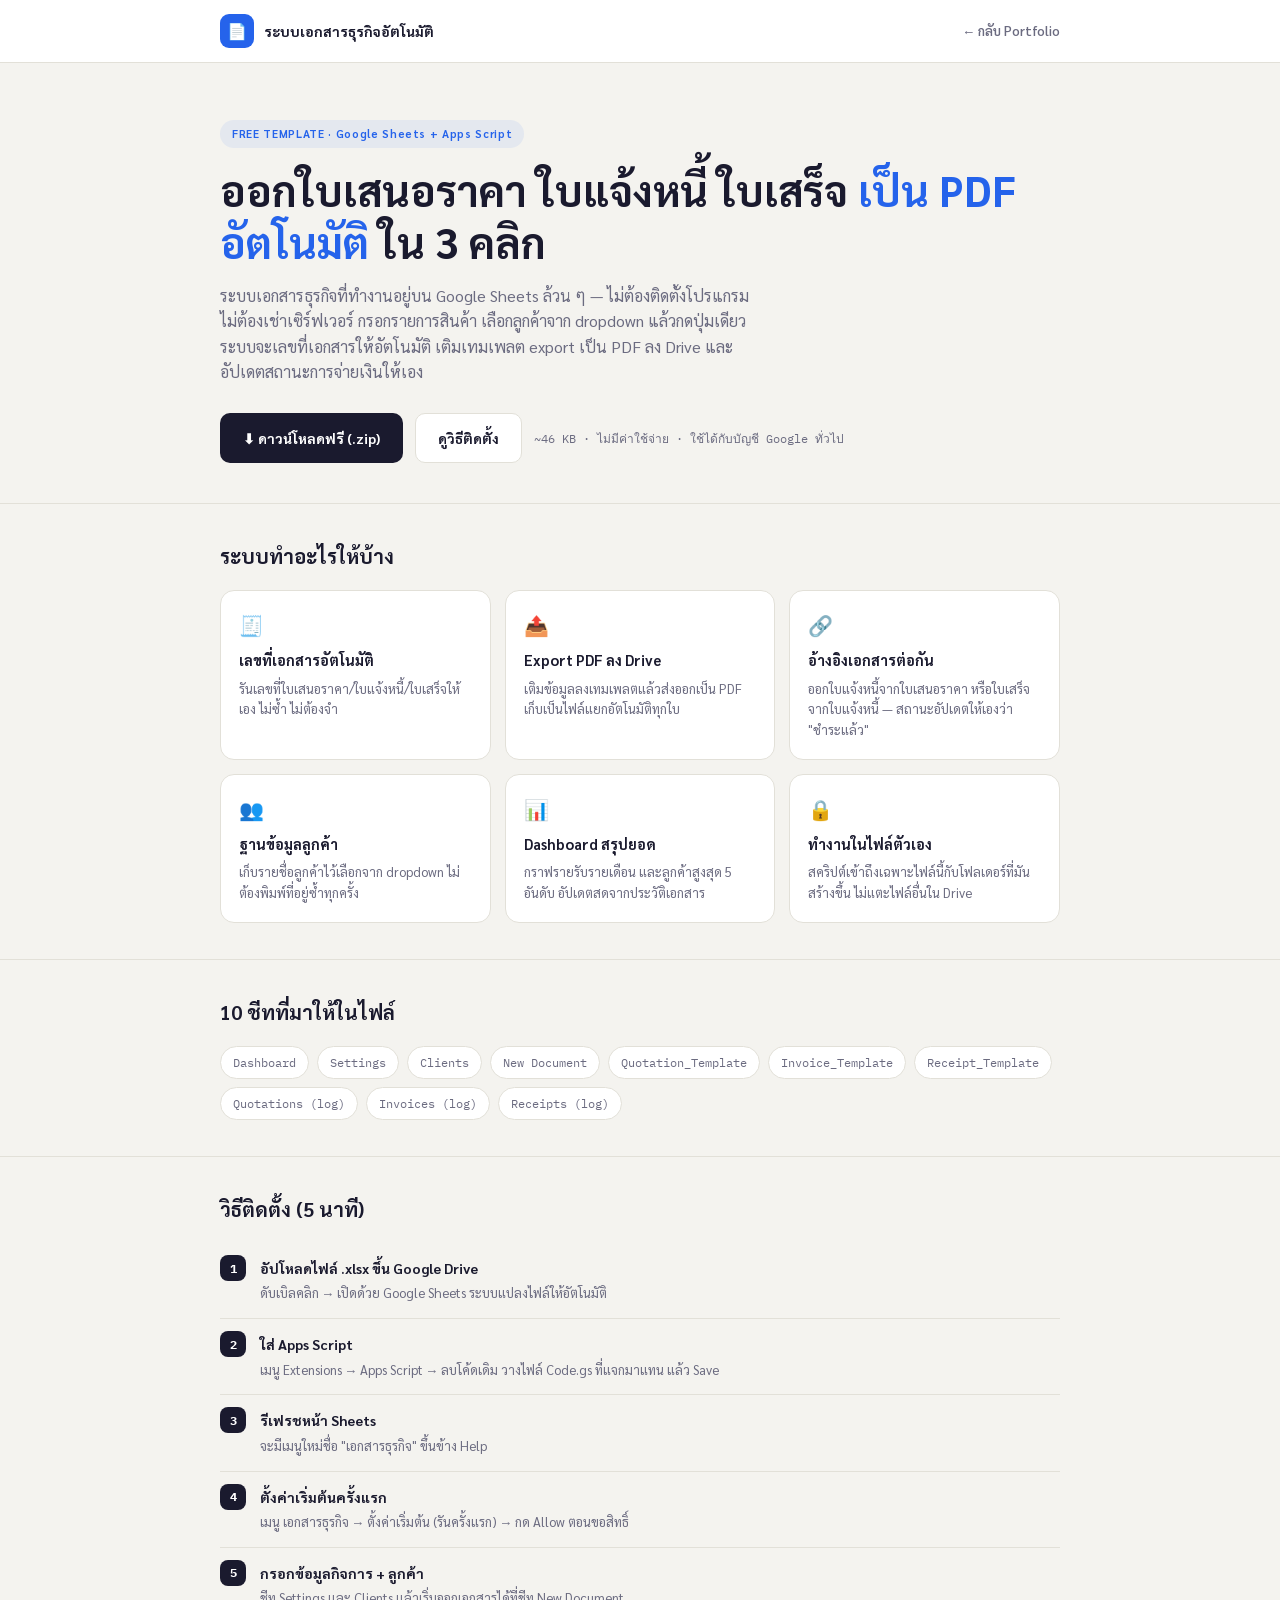
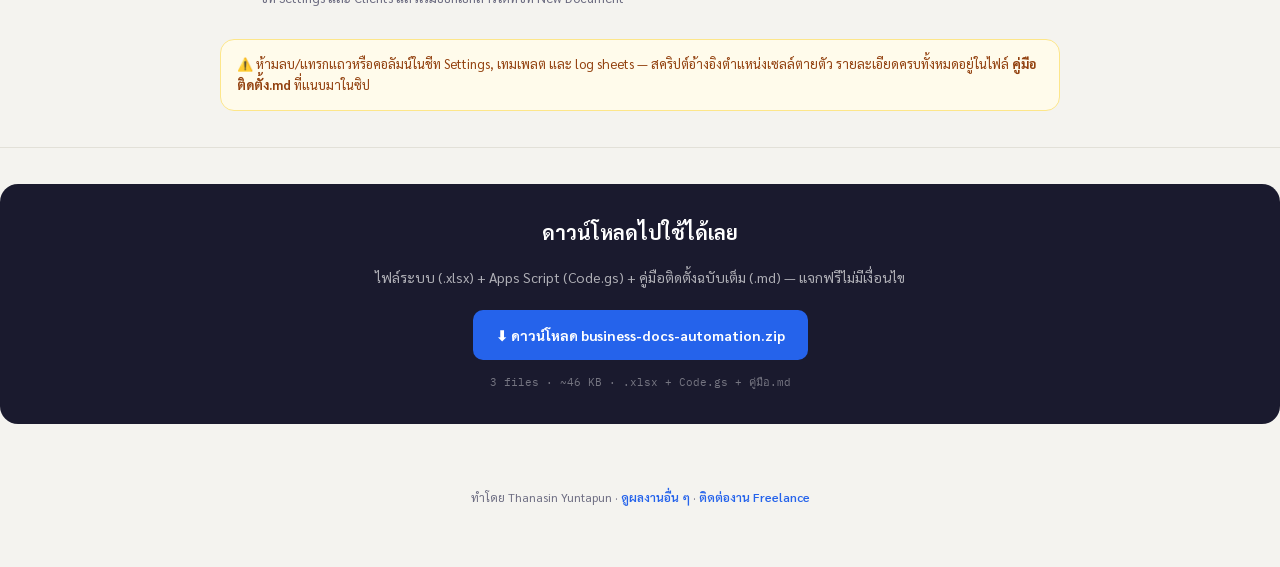
<file: projects/biz-docs/index.html>
<!DOCTYPE html>
<html lang="th">
<head>
<meta charset="UTF-8">
<meta name="viewport" content="width=device-width, initial-scale=1.0">
<title>ระบบเอกสารธุรกิจอัตโนมัติ — Google Sheets</title>
<meta name="description" content="ออกใบเสนอราคา / ใบแจ้งหนี้ / ใบเสร็จรับเงิน เป็น PDF อัตโนมัติจาก Google Sheets ฟรี ไม่ต้องติดตั้งอะไรเพิ่ม">
<style>
@import url('https://fonts.googleapis.com/css2?family=Sarabun:wght@400;600;700&family=IBM+Plex+Mono:wght@400;500&display=swap');
:root{
  --bg:#F4F3EF;--surface:#FFF;--ink:#1A1A2E;--soft:#6B6B80;
  --border:#E2E0D8;--accent:#2563EB;--good:#16A34A;--r:14px;
}
*{box-sizing:border-box;margin:0;padding:0;}
body{font-family:'Sarabun',sans-serif;background:var(--bg);color:var(--ink);min-height:100vh;line-height:1.6;}
a{color:inherit;}
.wrap{max-width:880px;margin:0 auto;padding:0 20px;}

.hdr{background:var(--surface);border-bottom:1px solid var(--border);padding:14px 0;position:sticky;top:0;z-index:10;}
.hdr .wrap{display:flex;align-items:center;gap:10px;}
.hdr-logo{width:34px;height:34px;background:var(--accent);border-radius:9px;color:#fff;
  display:flex;align-items:center;justify-content:center;font-size:16px;flex-shrink:0;}
.hdr-t{font-size:14px;font-weight:700;}
.hdr-back{margin-left:auto;font-size:13px;color:var(--soft);text-decoration:none;font-weight:600;}
.hdr-back:hover{color:var(--accent);}

.hero{padding:56px 0 40px;}
.eyebrow{display:inline-block;font-size:11px;font-weight:700;letter-spacing:.06em;color:var(--accent);
  background:rgba(37,99,235,.08);padding:5px 12px;border-radius:100px;margin-bottom:16px;}
h1{font-size:clamp(28px,4.5vw,42px);font-weight:700;line-height:1.25;margin-bottom:14px;}
h1 em{color:var(--accent);font-style:normal;}
.lead{font-size:16px;color:var(--soft);max-width:60ch;margin-bottom:28px;}

.cta{display:flex;gap:12px;flex-wrap:wrap;align-items:center;}
.btn{display:inline-flex;align-items:center;gap:8px;padding:13px 22px;border-radius:10px;
  font-weight:700;font-size:14px;text-decoration:none;border:1.5px solid transparent;transition:.15s;}
.btn-primary{background:var(--ink);color:#fff;}
.btn-primary:hover{background:var(--accent);}
.btn-ghost{border-color:var(--border);color:var(--ink);background:var(--surface);}
.btn-ghost:hover{border-color:var(--accent);color:var(--accent);}
.cta-note{font-size:12px;color:var(--soft);font-family:'IBM Plex Mono',monospace;}

.section{padding:36px 0;border-top:1px solid var(--border);}
.section h2{font-size:20px;font-weight:700;margin-bottom:18px;}

.grid{display:grid;grid-template-columns:repeat(auto-fit,minmax(230px,1fr));gap:14px;}
.card{background:var(--surface);border:1px solid var(--border);border-radius:var(--r);padding:18px;}
.card .ic{font-size:20px;margin-bottom:8px;}
.card h3{font-size:14.5px;font-weight:700;margin-bottom:6px;}
.card p{font-size:13px;color:var(--soft);}

.sheets{display:flex;flex-wrap:wrap;gap:8px;}
.sheet-pill{font-family:'IBM Plex Mono',monospace;font-size:12px;background:var(--surface);
  border:1px solid var(--border);border-radius:100px;padding:6px 12px;color:var(--soft);}

.steps{counter-reset:step;list-style:none;}
.steps li{counter-increment:step;position:relative;padding:14px 0 14px 40px;border-bottom:1px solid var(--border);font-size:14px;}
.steps li:last-child{border-bottom:none;}
.steps li::before{content:counter(step);position:absolute;left:0;top:12px;width:26px;height:26px;
  border-radius:8px;background:var(--ink);color:#fff;font-size:12px;font-weight:700;
  display:flex;align-items:center;justify-content:center;font-family:'IBM Plex Mono',monospace;}
.steps b{display:block;margin-bottom:2px;}
.steps span{color:var(--soft);font-size:13px;}

.note{background:#FFFBEB;border:1px solid #FDE68A;border-radius:var(--r);padding:14px 16px;font-size:13px;color:#92400E;margin-top:16px;}

.dl-box{background:var(--ink);color:#fff;border-radius:18px;padding:32px;text-align:center;}
.dl-box h2{color:#fff;}
.dl-box p{color:rgba(255,255,255,.65);font-size:14px;margin:8px 0 22px;}
.dl-box .btn-primary{background:var(--accent);}
.dl-box .btn-primary:hover{background:#3B82F6;}
.dl-meta{margin-top:14px;font-family:'IBM Plex Mono',monospace;font-size:11px;color:rgba(255,255,255,.4);}

.footer{padding:28px 0 60px;text-align:center;font-size:12px;color:var(--soft);}
.footer a{color:var(--accent);font-weight:600;text-decoration:none;}
</style>
</head>
<body>

<header class="hdr">
  <div class="wrap">
    <div class="hdr-logo">📄</div>
    <div class="hdr-t">ระบบเอกสารธุรกิจอัตโนมัติ</div>
    <a class="hdr-back" href="../../index.html">← กลับ Portfolio</a>
  </div>
</header>

<section class="hero">
  <div class="wrap">
    <span class="eyebrow">FREE TEMPLATE · Google Sheets + Apps Script</span>
    <h1>ออกใบเสนอราคา ใบแจ้งหนี้ ใบเสร็จ <em>เป็น PDF อัตโนมัติ</em> ใน 3 คลิก</h1>
    <p class="lead">
      ระบบเอกสารธุรกิจที่ทำงานอยู่บน Google Sheets ล้วน ๆ — ไม่ต้องติดตั้งโปรแกรม ไม่ต้องเช่าเซิร์ฟเวอร์
      กรอกรายการสินค้า เลือกลูกค้าจาก dropdown แล้วกดปุ่มเดียว ระบบจะเลขที่เอกสารให้อัตโนมัติ
      เติมเทมเพลต export เป็น PDF ลง Drive และอัปเดตสถานะการจ่ายเงินให้เอง
    </p>
    <div class="cta">
      <a class="btn btn-primary" href="download/business-docs-automation.zip" download>⬇ ดาวน์โหลดฟรี (.zip)</a>
      <a class="btn btn-ghost" href="#install">ดูวิธีติดตั้ง</a>
      <span class="cta-note">~46 KB · ไม่มีค่าใช้จ่าย · ใช้ได้กับบัญชี Google ทั่วไป</span>
    </div>
  </div>
</section>

<section class="section">
  <div class="wrap">
    <h2>ระบบทำอะไรให้บ้าง</h2>
    <div class="grid">
      <div class="card">
        <div class="ic">🧾</div>
        <h3>เลขที่เอกสารอัตโนมัติ</h3>
        <p>รันเลขที่ใบเสนอราคา/ใบแจ้งหนี้/ใบเสร็จให้เอง ไม่ซ้ำ ไม่ต้องจำ</p>
      </div>
      <div class="card">
        <div class="ic">📤</div>
        <h3>Export PDF ลง Drive</h3>
        <p>เติมข้อมูลลงเทมเพลตแล้วส่งออกเป็น PDF เก็บเป็นไฟล์แยกอัตโนมัติทุกใบ</p>
      </div>
      <div class="card">
        <div class="ic">🔗</div>
        <h3>อ้างอิงเอกสารต่อกัน</h3>
        <p>ออกใบแจ้งหนี้จากใบเสนอราคา หรือใบเสร็จจากใบแจ้งหนี้ — สถานะอัปเดตให้เองว่า "ชำระแล้ว"</p>
      </div>
      <div class="card">
        <div class="ic">👥</div>
        <h3>ฐานข้อมูลลูกค้า</h3>
        <p>เก็บรายชื่อลูกค้าไว้เลือกจาก dropdown ไม่ต้องพิมพ์ที่อยู่ซ้ำทุกครั้ง</p>
      </div>
      <div class="card">
        <div class="ic">📊</div>
        <h3>Dashboard สรุปยอด</h3>
        <p>กราฟรายรับรายเดือน และลูกค้าสูงสุด 5 อันดับ อัปเดตสดจากประวัติเอกสาร</p>
      </div>
      <div class="card">
        <div class="ic">🔒</div>
        <h3>ทำงานในไฟล์ตัวเอง</h3>
        <p>สคริปต์เข้าถึงเฉพาะไฟล์นี้กับโฟลเดอร์ที่มันสร้างขึ้น ไม่แตะไฟล์อื่นใน Drive</p>
      </div>
    </div>
  </div>
</section>

<section class="section">
  <div class="wrap">
    <h2>10 ชีทที่มาให้ในไฟล์</h2>
    <div class="sheets">
      <span class="sheet-pill">Dashboard</span>
      <span class="sheet-pill">Settings</span>
      <span class="sheet-pill">Clients</span>
      <span class="sheet-pill">New Document</span>
      <span class="sheet-pill">Quotation_Template</span>
      <span class="sheet-pill">Invoice_Template</span>
      <span class="sheet-pill">Receipt_Template</span>
      <span class="sheet-pill">Quotations (log)</span>
      <span class="sheet-pill">Invoices (log)</span>
      <span class="sheet-pill">Receipts (log)</span>
    </div>
  </div>
</section>

<section class="section" id="install">
  <div class="wrap">
    <h2>วิธีติดตั้ง (5 นาที)</h2>
    <ol class="steps">
      <li><b>อัปโหลดไฟล์ .xlsx ขึ้น Google Drive</b><span>ดับเบิลคลิก → เปิดด้วย Google Sheets ระบบแปลงไฟล์ให้อัตโนมัติ</span></li>
      <li><b>ใส่ Apps Script</b><span>เมนู Extensions → Apps Script → ลบโค้ดเดิม วางไฟล์ Code.gs ที่แจกมาแทน แล้ว Save</span></li>
      <li><b>รีเฟรชหน้า Sheets</b><span>จะมีเมนูใหม่ชื่อ "เอกสารธุรกิจ" ขึ้นข้าง Help</span></li>
      <li><b>ตั้งค่าเริ่มต้นครั้งแรก</b><span>เมนู เอกสารธุรกิจ → ตั้งค่าเริ่มต้น (รันครั้งแรก) → กด Allow ตอนขอสิทธิ์</span></li>
      <li><b>กรอกข้อมูลกิจการ + ลูกค้า</b><span>ชีท Settings และ Clients แล้วเริ่มออกเอกสารได้ที่ชีท New Document</span></li>
    </ol>
    <div class="note">
      ⚠️ ห้ามลบ/แทรกแถวหรือคอลัมน์ในชีท Settings, เทมเพลต และ log sheets — สคริปต์อ้างอิงตำแหน่งเซลล์ตายตัว
      รายละเอียดครบทั้งหมดอยู่ในไฟล์ <b>คู่มือติดตั้ง.md</b> ที่แนบมาในซิป
    </div>
  </div>
</section>

<section class="section">
  <div class="dl-box">
    <h2>ดาวน์โหลดไปใช้ได้เลย</h2>
    <p>ไฟล์ระบบ (.xlsx) + Apps Script (Code.gs) + คู่มือติดตั้งฉบับเต็ม (.md) — แจกฟรีไม่มีเงื่อนไข</p>
    <a class="btn btn-primary" href="download/business-docs-automation.zip" download>⬇ ดาวน์โหลด business-docs-automation.zip</a>
    <div class="dl-meta">3 files · ~46 KB · .xlsx + Code.gs + คู่มือ.md</div>
  </div>
</section>

<footer class="footer">
  ทำโดย Thanasin Yuntapun ·
  <a href="../../index.html">ดูผลงานอื่น ๆ</a> ·
  <a href="mailto:thanasin.yuntapun@gmail.com">ติดต่องาน Freelance</a>
</footer>

</body>
</html>
</file>
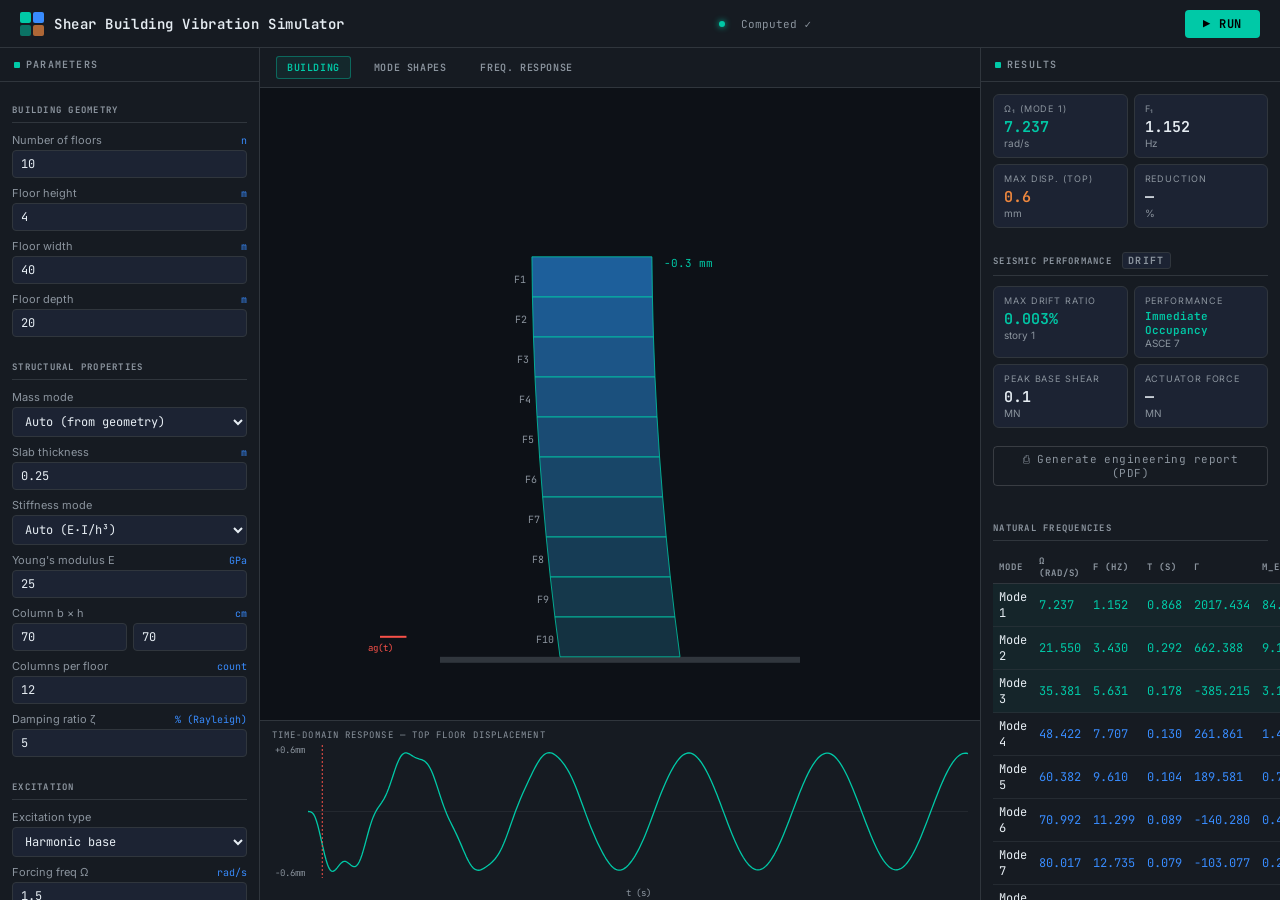
<file: projects/shear-building/index.html>
<!DOCTYPE html>
<html lang="en">
<head>
<meta charset="UTF-8">
<meta name="viewport" content="width=device-width, initial-scale=1.0">
<title>Shear Building Vibration Simulator</title>
<style>
  @import url('https://fonts.googleapis.com/css2?family=JetBrains+Mono:wght@300;400;600;700&family=Inter:wght@300;400;500;600&display=swap');

  :root {
    --bg:       #0d1117;
    --surface:  #161b22;
    --panel:    #1c2333;
    --border:   #30363d;
    --accent:   #00c9a7;
    --accent2:  #388bfd;
    --warn:     #f0883e;
    --danger:   #f85149;
    --text:     #e6edf3;
    --muted:    #8b949e;
    --mono:     'JetBrains Mono', monospace;
    --sans:     'Inter', sans-serif;
  }

  *, *::before, *::after { box-sizing: border-box; margin: 0; padding: 0; }

  body {
    background: var(--bg);
    color: var(--text);
    font-family: var(--sans);
    font-size: 13px;
    height: 100vh;
    display: flex;
    flex-direction: column;
    overflow: hidden;
  }

  /* ── TOP BAR ── */
  header {
    display: flex;
    align-items: center;
    justify-content: space-between;
    padding: 0 20px;
    height: 48px;
    background: var(--surface);
    border-bottom: 1px solid var(--border);
    flex-shrink: 0;
  }
  .logo {
    display: flex; align-items: center; gap: 10px;
    font-family: var(--mono); font-size: 14px; font-weight: 600;
    letter-spacing: 0.04em;
  }
  .logo-icon {
    width: 24px; height: 24px;
    display: grid; grid-template-columns: 1fr 1fr;
    gap: 2px;
  }
  .logo-icon span {
    background: var(--accent); border-radius: 2px;
  }
  .logo-icon span:nth-child(2) { background: var(--accent2); }
  .logo-icon span:nth-child(3) { opacity: .5; }
  .logo-icon span:nth-child(4) { background: var(--warn); opacity: .7; }

  .status-bar {
    display: flex; align-items: center; gap: 16px;
    font-family: var(--mono); font-size: 11px; color: var(--muted);
  }
  .status-dot {
    width: 6px; height: 6px; border-radius: 50%;
    background: var(--accent);
    box-shadow: 0 0 6px var(--accent);
    animation: pulse 2s ease-in-out infinite;
  }
  @keyframes pulse { 0%,100%{opacity:1} 50%{opacity:.4} }

  .run-btn {
    background: var(--accent);
    color: #000;
    border: none; cursor: pointer;
    font-family: var(--mono); font-size: 12px; font-weight: 700;
    letter-spacing: .06em;
    padding: 6px 18px; border-radius: 4px;
    transition: all .15s;
  }
  .run-btn:hover { background: #00e5be; transform: translateY(-1px); }
  .run-btn:active { transform: translateY(0); }
  .export-btn {
    background: transparent; color: var(--muted);
    border: 1px solid var(--line, rgba(255,255,255,.15)); cursor: pointer;
    font-family: var(--mono); font-size: 11px; letter-spacing: .04em;
    padding: 5px 12px; border-radius: 4px; transition: all .15s; margin: 4px 0 12px;
  }
  .export-btn:hover { color: var(--accent); border-color: var(--accent); }
  .export-btn:disabled { opacity: .4; cursor: not-allowed; }

  /* ── MAIN LAYOUT ── */
  .workspace {
    display: grid;
    grid-template-columns: 260px 1fr 300px;
    flex: 1;
    overflow: hidden;
  }

  /* ── PANELS ── */
  .panel {
    background: var(--surface);
    border-right: 1px solid var(--border);
    display: flex; flex-direction: column;
    overflow: hidden;
  }
  .panel:last-child { border-right: none; border-left: 1px solid var(--border); }

  .panel-header {
    padding: 10px 14px;
    border-bottom: 1px solid var(--border);
    font-family: var(--mono); font-size: 10px; font-weight: 600;
    letter-spacing: .12em; text-transform: uppercase; color: var(--muted);
    display: flex; align-items: center; gap: 6px; flex-shrink: 0;
  }
  .panel-header::before {
    content: ''; width: 6px; height: 6px; border-radius: 1px;
    background: var(--accent);
  }
  .panel-body { flex: 1; overflow-y: auto; padding: 12px; }
  .panel-body::-webkit-scrollbar { width: 4px; }
  .panel-body::-webkit-scrollbar-track { background: transparent; }
  .panel-body::-webkit-scrollbar-thumb { background: var(--border); border-radius: 2px; }

  /* ── FORM CONTROLS ── */
  .section-label {
    font-family: var(--mono); font-size: 9px; font-weight: 700;
    letter-spacing: .14em; text-transform: uppercase;
    color: var(--muted); padding: 10px 0 6px;
    border-bottom: 1px solid var(--border); margin-bottom: 10px;
  }
  .section-label:not(:first-child) { margin-top: 14px; }

  .field { margin-bottom: 8px; }
  .field label {
    display: flex; justify-content: space-between; align-items: center;
    color: var(--muted); margin-bottom: 3px; font-size: 11px;
  }
  .field label span { font-family: var(--mono); color: var(--accent2); font-size: 10px; }

  .field input[type="number"], .field select {
    width: 100%;
    background: var(--panel);
    border: 1px solid var(--border);
    border-radius: 4px;
    color: var(--text);
    font-family: var(--mono); font-size: 12px;
    padding: 5px 8px;
    transition: border-color .15s;
    -moz-appearance: textfield;
  }
  .field input[type="number"]::-webkit-inner-spin-button { -webkit-appearance: none; }
  .field input:focus, .field select:focus {
    outline: none; border-color: var(--accent);
    box-shadow: 0 0 0 2px rgba(0,201,167,.15);
  }
  .field select option { background: var(--panel); }

  /* ── TOGGLE SWITCH ── */
  .toggle-row {
    display: flex; align-items: center; justify-content: space-between;
    padding: 8px 10px; margin-bottom: 6px;
    background: var(--panel); border-radius: 6px;
    border: 1px solid var(--border); cursor: pointer;
    transition: border-color .15s;
  }
  .toggle-row:hover { border-color: var(--muted); }
  .toggle-row.active { border-color: var(--accent); background: rgba(0,201,167,.06); }

  .toggle-info { display: flex; flex-direction: column; gap: 2px; }
  .toggle-name { font-size: 12px; font-weight: 500; }
  .toggle-sub { font-size: 10px; color: var(--muted); font-family: var(--mono); }

  .toggle-switch {
    width: 36px; height: 20px; border-radius: 10px;
    background: var(--border); position: relative;
    transition: background .2s; flex-shrink: 0;
  }
  .toggle-switch::after {
    content: ''; position: absolute;
    width: 14px; height: 14px; border-radius: 50%;
    background: #fff; top: 3px; left: 3px;
    transition: transform .2s;
  }
  .toggle-row.active .toggle-switch { background: var(--accent); }
  .toggle-row.active .toggle-switch::after { transform: translateX(16px); }

  /* sub-controls that appear when toggle is on */
  .sub-fields {
    background: rgba(0,201,167,.04);
    border: 1px solid rgba(0,201,167,.2);
    border-radius: 6px; padding: 8px 10px; margin-bottom: 6px;
    display: none;
  }
  .sub-fields.visible { display: block; }

  /* ── CENTER — VISUALIZATION ── */
  .viz-area {
    display: flex; flex-direction: column;
    background: var(--bg); position: relative; overflow: hidden;
  }

  .viz-toolbar {
    display: flex; align-items: center; gap: 12px;
    padding: 8px 16px; border-bottom: 1px solid var(--border);
    background: var(--surface); flex-shrink: 0;
  }
  .viz-tab {
    font-family: var(--mono); font-size: 10px; font-weight: 600;
    letter-spacing: .06em; text-transform: uppercase;
    padding: 4px 10px; border-radius: 3px; cursor: pointer;
    color: var(--muted); border: 1px solid transparent;
    transition: all .15s;
  }
  .viz-tab.active { color: var(--accent); border-color: rgba(0,201,167,.4); background: rgba(0,201,167,.08); }

  .viz-canvas-wrap {
    flex: 1; display: flex; align-items: center; justify-content: center;
    position: relative; overflow: hidden;
  }

  canvas { display: block; }

  /* mode shape legend */
  .mode-legend {
    position: absolute; bottom: 14px; left: 14px;
    display: flex; gap: 14px;
  }
  .mode-chip {
    display: flex; align-items: center; gap: 5px;
    font-family: var(--mono); font-size: 10px; color: var(--muted);
  }
  .mode-chip-dot { width: 10px; height: 3px; border-radius: 2px; }

  /* ── RIGHT PANEL — RESULTS ── */
  .results-grid {
    display: grid; grid-template-columns: 1fr 1fr; gap: 6px;
    margin-bottom: 14px;
  }
  .stat-card {
    background: var(--panel); border: 1px solid var(--border);
    border-radius: 6px; padding: 8px 10px;
  }
  .stat-card .label { font-size: 9px; color: var(--muted); text-transform: uppercase; letter-spacing: .1em; margin-bottom: 3px; }
  .stat-card .value { font-family: var(--mono); font-size: 15px; font-weight: 600; color: var(--text); }
  .stat-card .unit { font-size: 10px; color: var(--muted); }
  .stat-card.accent .value { color: var(--accent); }
  .stat-card.warn   .value { color: var(--warn); }

  .freq-table { width: 100%; border-collapse: collapse; }
  .freq-table th {
    font-family: var(--mono); font-size: 9px; font-weight: 700;
    text-transform: uppercase; letter-spacing: .1em;
    color: var(--muted); padding: 4px 6px; text-align: left;
    border-bottom: 1px solid var(--border);
  }
  .freq-table td {
    padding: 5px 6px; font-family: var(--mono); font-size: 12px;
    border-bottom: 1px solid rgba(48,54,61,.6);
  }
  .freq-table tr:last-child td { border-bottom: none; }
  .freq-table td:not(:first-child) { color: var(--accent2); }
  .freq-table tr.highlight td { background: rgba(0,201,167,.06); }
  .freq-table tr.highlight td:not(:first-child) { color: var(--accent); }

  .response-chart-wrap {
    margin-top: 12px;
    background: var(--panel); border: 1px solid var(--border);
    border-radius: 6px; overflow: hidden;
  }
  .response-chart-wrap .chart-title {
    padding: 7px 10px; font-family: var(--mono); font-size: 9px;
    text-transform: uppercase; letter-spacing: .1em; color: var(--muted);
    border-bottom: 1px solid var(--border);
  }

  /* ── TIME DOMAIN CHART AT BOTTOM ── */
  .time-chart-bar {
    height: 180px; border-top: 1px solid var(--border);
    flex-shrink: 0; position: relative; background: var(--surface);
  }
  .time-chart-bar canvas { width: 100% !important; }
  .time-chart-label {
    position: absolute; top: 8px; left: 12px;
    font-family: var(--mono); font-size: 9px; text-transform: uppercase;
    letter-spacing: .12em; color: var(--muted);
  }

  /* ── TOOLTIP ── */
  .tooltip {
    position: fixed; pointer-events: none; z-index: 100;
    background: var(--panel); border: 1px solid var(--border);
    border-radius: 6px; padding: 8px 10px;
    font-family: var(--mono); font-size: 11px;
    box-shadow: 0 8px 24px rgba(0,0,0,.5);
    display: none;
  }

  /* scrollbar for panel */
  * { scrollbar-width: thin; scrollbar-color: var(--border) transparent; }

  .info-badge {
    display: inline-block;
    font-family: var(--mono); font-size: 10px;
    color: var(--muted); background: var(--panel);
    border: 1px solid var(--border); border-radius: 3px;
    padding: 1px 5px; margin-left: 4px; cursor: help;
  }

  /* ── RESPONSIVE / MOBILE ── */
  .mobile-tabs { display: none; }

  @media (max-width: 900px) {
    body { height: auto; min-height: 100vh; overflow: auto; }
    header { flex-wrap: wrap; height: auto; padding: 8px 14px; gap: 8px; }
    .logo { font-size: 12px; }
    .run-btn { padding: 6px 14px; }

    /* Stack the three columns; toggle which one is visible via mobile tabs */
    .workspace { display: block; flex: none; overflow: visible; }
    .panel, .viz-area { border: none; border-bottom: 1px solid var(--border); }
    .panel { display: none; }
    .panel.mobile-active { display: flex; }
    .panel-body { max-height: none; overflow: visible; }

    .viz-area { display: none; height: 70vh; }
    .viz-area.mobile-active { display: flex; }
    .time-chart-bar { height: 140px; }

    /* Bottom navigation to switch panel / viz / results */
    .mobile-tabs {
      display: flex; position: sticky; bottom: 0; z-index: 50;
      background: var(--surface); border-top: 1px solid var(--border);
    }
    .mobile-tabs button {
      flex: 1; background: transparent; border: none; cursor: pointer;
      color: var(--muted); font-family: var(--mono); font-size: 11px;
      letter-spacing: .04em; padding: 12px 4px; transition: color .15s;
    }
    .mobile-tabs button.active { color: var(--accent); box-shadow: inset 0 2px 0 var(--accent); }
  }

  @media (max-width: 480px) {
    .results-grid { grid-template-columns: 1fr 1fr; }
    .status-bar { display: none; }
    .viz-toolbar { flex-wrap: wrap; }
  }
</style>
</head>
<body>

<!-- TOP BAR -->
<header>
  <div class="logo">
    <div class="logo-icon">
      <span></span><span></span><span></span><span></span>
    </div>
    Shear Building Vibration Simulator
  </div>
  <div class="status-bar">
    <div class="status-dot"></div>
    <span id="status-txt">Ready</span>
  </div>
  <button class="run-btn" onclick="runSimulation()">▶ RUN</button>
</header>

<!-- WORKSPACE -->
<div class="workspace">

  <!-- ── LEFT PANEL: PARAMETERS ── -->
  <div class="panel mobile-active" id="panel-params">
    <div class="panel-header">Parameters</div>
    <div class="panel-body">

      <div class="section-label">Building Geometry</div>
      <div class="field">
        <label>Number of floors <span>n</span></label>
        <input type="number" id="n-floors" value="10" min="2" max="30" step="1" onchange="updateFloorCount()">
      </div>
      <div class="field">
        <label>Floor height <span>m</span></label>
        <input type="number" id="floor-h" value="4" min="2" max="8" step="0.5">
      </div>
      <div class="field">
        <label>Floor width <span>m</span></label>
        <input type="number" id="floor-w" value="40" min="10" max="100" step="5">
      </div>
      <div class="field">
        <label>Floor depth <span>m</span></label>
        <input type="number" id="floor-d" value="20" min="10" max="100" step="5">
      </div>

      <div class="section-label">Structural Properties</div>
      <div class="field">
        <label>Mass mode <span></span></label>
        <select id="mass-mode" onchange="toggleMassMode()">
          <option value="auto">Auto (from geometry)</option>
          <option value="manual">Manual per floor</option>
        </select>
      </div>
      <div class="field" id="mass-auto-field">
        <label>Slab thickness <span>m</span></label>
        <input type="number" id="slab-t" value="0.25" min="0.1" max="0.5" step="0.05">
      </div>
      <div class="field" id="mass-manual-field" style="display:none">
        <label>Mass per floor <span>×10⁶ kg</span></label>
        <input type="number" id="mass-val" value="5.15" min="0.1" max="50" step="0.1">
      </div>

      <div class="field">
        <label>Stiffness mode <span></span></label>
        <select id="stiff-mode" onchange="toggleStiffMode()">
          <option value="auto">Auto (E·I/h³)</option>
          <option value="manual">Manual per floor</option>
        </select>
      </div>
      <div id="stiff-auto-fields">
        <div class="field">
          <label>Young's modulus E <span>GPa</span></label>
          <input type="number" id="E-mod" value="25" min="1" max="300" step="1">
        </div>
        <div class="field">
          <label>Column b × h <span>cm</span></label>
          <div style="display:grid;grid-template-columns:1fr 1fr;gap:6px">
            <input type="number" id="col-b" value="70" min="20" max="200" step="5">
            <input type="number" id="col-h" value="70" min="20" max="200" step="5">
          </div>
        </div>
        <div class="field">
          <label>Columns per floor <span>count</span></label>
          <input type="number" id="n-cols" value="12" min="4" max="40" step="2">
        </div>
      </div>
      <div class="field" id="stiff-manual-field" style="display:none">
        <label>Inter-story stiffness k <span>GN/m</span></label>
        <input type="number" id="k-val" value="225" min="1" max="2000" step="10">
      </div>

      <div class="field">
        <label>Damping ratio ζ <span>% (Rayleigh)</span></label>
        <input type="number" id="damping" value="5" min="0.1" max="30" step="0.5">
      </div>

      <div class="section-label">Excitation</div>
      <div class="field">
        <label>Excitation type <span></span></label>
        <select id="excite-type">
          <option value="harmonic">Harmonic base</option>
          <option value="resonance1">Resonance — Mode 1</option>
          <option value="resonance2">Resonance — Mode 2</option>
          <option value="impulse">Impact / Impulse</option>
          <option value="sweep">Sine sweep</option>
          <option value="random">Random (band-limited)</option>
          <option value="quake">Synthetic quake (Kanai-Tajimi)</option>
          <optgroup label="Real records (recorded accelerogram)">
            <option value="rec:elcentro_ns">El Centro 1940 — NS (real)</option>
            <option value="rec:elcentro_ew">El Centro 1940 — EW (real)</option>
          </optgroup>
        </select>
      </div>
      <div class="field" id="pga-field" style="display:none">
        <label>Scale to PGA <span>g</span></label>
        <input type="number" id="target-pga" value="0.35" min="0.05" max="1.5" step="0.05">
        <div style="font-size:10px;color:var(--muted);margin-top:3px">Recorded ground motion linearly scaled to this peak</div>
      </div>
      <div class="field" id="freq-field">
        <label>Forcing freq Ω <span>rad/s</span></label>
        <input type="number" id="forcing-freq" value="1.5" min="0.1" max="30" step="0.1">
      </div>
      <div class="field">
        <label>Base amplitude a₀ <span>mm</span></label>
        <input type="number" id="amp" value="10" min="0.1" max="500" step="1">
      </div>

      <div class="section-label">Control Systems</div>

      <!-- TMD TOGGLE -->
      <div class="toggle-row" id="tmd-toggle" onclick="toggleControl('tmd')">
        <div class="toggle-info">
          <div class="toggle-name">Tuned Mass Damper</div>
          <div class="toggle-sub">Den Hartog optimal</div>
        </div>
        <div class="toggle-switch"></div>
      </div>
      <div class="sub-fields" id="tmd-sub">
        <div class="field">
          <label>TMD floor (top=0) <span></span></label>
          <input type="number" id="tmd-floor" value="0" min="0" step="1">
        </div>
        <div class="field">
          <label>Mass ratio μ <span>%</span></label>
          <input type="number" id="tmd-mu" value="5" min="0.5" max="20" step="0.5">
        </div>
        <div class="field">
          <label>Tune to mode <span></span></label>
          <select id="tmd-mode">
            <option value="1">Mode 1</option>
            <option value="2">Mode 2</option>
            <option value="3">Mode 3</option>
          </select>
        </div>
      </div>

      <!-- ADDITIONAL DAMPER TOGGLE -->
      <div class="toggle-row" id="vd-toggle" onclick="toggleControl('vd')">
        <div class="toggle-info">
          <div class="toggle-name">Viscous Dampers</div>
          <div class="toggle-sub">Inter-story added</div>
        </div>
        <div class="toggle-switch"></div>
      </div>
      <div class="sub-fields" id="vd-sub">
        <div class="field">
          <label>Damper coeff. c_d <span>MN·s/m</span></label>
          <input type="number" id="vd-c" value="5" min="0.1" max="100" step="0.5">
        </div>
        <div class="field">
          <label>Install on floors <span>% from base</span></label>
          <input type="number" id="vd-floors" value="50" min="10" max="100" step="10">
          <div style="font-size:10px;color:var(--muted);margin-top:3px">Bottom X% of floors</div>
        </div>
      </div>

      <!-- BASE ISOLATION TOGGLE -->
      <div class="toggle-row" id="iso-toggle" onclick="toggleControl('iso')">
        <div class="toggle-info">
          <div class="toggle-name">Base Isolation</div>
          <div class="toggle-sub">Period-shift bearing</div>
        </div>
        <div class="toggle-switch"></div>
      </div>
      <div class="sub-fields" id="iso-sub">
        <div class="field">
          <label>Isolation period T_iso <span>s</span></label>
          <input type="number" id="iso-period" value="2.5" min="1.5" max="4" step="0.1">
        </div>
        <div class="field">
          <label>Isolator damping ζ_iso <span>%</span></label>
          <input type="number" id="iso-zeta" value="15" min="2" max="40" step="1">
          <div style="font-size:10px;color:var(--muted);margin-top:3px">Soft bearing at base — lengthens period away from quake energy</div>
        </div>
      </div>

      <!-- ACTIVE CONTROL (LQR) TOGGLE -->
      <div class="toggle-row" id="active-toggle" onclick="toggleControl('active')">
        <div class="toggle-info">
          <div class="toggle-name">Active Control</div>
          <div class="toggle-sub">LQR full-state feedback</div>
        </div>
        <div class="toggle-switch"></div>
      </div>
      <div class="sub-fields" id="active-sub">
        <div class="field">
          <label>Actuator floor (top=0) <span></span></label>
          <input type="number" id="active-floor" value="0" min="0" step="1">
        </div>
        <div class="field">
          <label>Control effort <span>R = 10^x</span></label>
          <input type="number" id="active-effort" value="0" min="-2" max="4" step="0.5">
          <div style="font-size:10px;color:var(--muted);margin-top:3px">Lower = more aggressive (bigger actuator force)</div>
        </div>
        <div class="field">
          <label>Force limit u_max <span>MN</span></label>
          <input type="number" id="active-umax" value="20" min="0.5" max="500" step="1">
          <div style="font-size:10px;color:var(--muted);margin-top:3px">Actuator saturation — clamps the LQR command</div>
        </div>
      </div>

    </div><!-- /panel-body -->
  </div><!-- /panel -->

  <!-- ── CENTER: VISUALIZATION ── -->
  <div class="viz-area" id="viz-area">
    <div class="viz-toolbar">
      <div class="viz-tab active" onclick="switchViz('building',this)">Building</div>
      <div class="viz-tab" onclick="switchViz('modes',this)">Mode Shapes</div>
      <div class="viz-tab" onclick="switchViz('frf',this)">Freq. Response</div>
    </div>
    <div class="viz-canvas-wrap">
      <canvas id="main-canvas"></canvas>
      <div class="mode-legend" id="mode-legend" style="display:none">
        <div class="mode-chip"><div class="mode-chip-dot" style="background:#00c9a7"></div> Mode 1</div>
        <div class="mode-chip"><div class="mode-chip-dot" style="background:#388bfd"></div> Mode 2</div>
        <div class="mode-chip"><div class="mode-chip-dot" style="background:#f0883e"></div> Mode 3</div>
      </div>
    </div>
    <div class="time-chart-bar">
      <div class="time-chart-label">Time-domain response — Top floor displacement</div>
      <canvas id="time-canvas"></canvas>
    </div>
  </div>

  <!-- ── RIGHT PANEL: RESULTS ── -->
  <div class="panel" id="panel-results">
    <div class="panel-header">Results</div>
    <div class="panel-body">

      <div class="results-grid">
        <div class="stat-card accent">
          <div class="label">ω₁ (Mode 1)</div>
          <div class="value" id="r-w1">—</div>
          <div class="unit">rad/s</div>
        </div>
        <div class="stat-card">
          <div class="label">f₁</div>
          <div class="value" id="r-f1">—</div>
          <div class="unit">Hz</div>
        </div>
        <div class="stat-card warn">
          <div class="label">Max disp. (top)</div>
          <div class="value" id="r-disp">—</div>
          <div class="unit">mm</div>
        </div>
        <div class="stat-card">
          <div class="label">Reduction</div>
          <div class="value" id="r-reduce">—</div>
          <div class="unit">%</div>
        </div>
      </div>

      <div class="section-label">Seismic Performance <span class="info-badge" title="Inter-story drift ratio vs ASCE 7 limits — IO 1.0%, LS 2.0%, CP 2.5%">drift</span></div>
      <div class="results-grid">
        <div class="stat-card" id="card-drift">
          <div class="label">Max drift ratio</div>
          <div class="value" id="r-drift">—</div>
          <div class="unit" id="r-drift-story">story —</div>
        </div>
        <div class="stat-card">
          <div class="label">Performance</div>
          <div class="value" id="r-rating" style="font-size:11px">—</div>
          <div class="unit">ASCE 7</div>
        </div>
        <div class="stat-card">
          <div class="label">Peak base shear</div>
          <div class="value" id="r-shear">—</div>
          <div class="unit">MN</div>
        </div>
        <div class="stat-card" id="card-force">
          <div class="label">Actuator force</div>
          <div class="value" id="r-force">—</div>
          <div class="unit">MN</div>
        </div>
      </div>
      <button class="export-btn" id="report-btn" onclick="generateReport()" disabled style="width:100%">⎙ Generate engineering report (PDF)</button>

      <div class="section-label">Natural Frequencies</div>
      <table class="freq-table">
        <thead>
          <tr>
            <th>Mode</th>
            <th>ω (rad/s)</th>
            <th>f (Hz)</th>
            <th>T (s)</th>
            <th title="Modal participation factor">Γ</th>
            <th title="Effective modal mass (% of total)">M_eff%</th>
          </tr>
        </thead>
        <tbody id="freq-tbody">
          <tr><td colspan="6" style="color:var(--muted);font-size:11px">Run simulation to compute</td></tr>
        </tbody>
      </table>
      <button class="export-btn" id="export-btn" onclick="exportCSV()" disabled>↓ Export CSV (modes + time history)</button>

      <div class="response-chart-wrap">
        <div class="chart-title">Frequency Response — |X_top / a₀|</div>
        <canvas id="frf-canvas" height="160"></canvas>
      </div>

      <div class="section-label">Control Summary</div>
      <div id="control-summary" style="font-size:11px;color:var(--muted);line-height:1.7;font-family:var(--mono)">
        No control active
      </div>

    </div>
  </div>

</div><!-- /workspace -->

<!-- MOBILE BOTTOM NAV (shown < 900px) -->
<nav class="mobile-tabs">
  <button class="active" data-target="panel-params"  onclick="mobileShow(this)">⚙ Setup</button>
  <button data-target="viz-area"      onclick="mobileShow(this)">🏢 View</button>
  <button data-target="panel-results" onclick="mobileShow(this)">📊 Results</button>
</nav>

<div class="tooltip" id="tooltip"></div>

<script>
// Real recorded ground motion — Imperial Valley (El Centro) 1940-05-18, dt=0.02s, units: g
// Source: digitized accelerogram via vibrationdata.com (public domain USGS/CSMIP record)
const EQ_RECORDS = {
  elcentro_ns: { name:'El Centro 1940 — NS', dt:0.02, pga:0.3487, data:[-0.0014,-0.011,-0.0103,-0.009,-0.0097,-0.0122,-0.0145,-0.0131,-0.0112,-0.0087,-0.0087,-0.0134,-0.0179,-0.0198,-0.0165,-0.0147,-0.011,-0.0084,-0.0043,-0.0067,-0.0134,-0.0194,-0.02,-0.0067,0.0031,0.0144,-0.005,-0.0131,-0.0147,-0.0207,-0.0265,-0.0331,-0.0312,-0.0175,-0.0201,-0.0166,-0.0167,-0.0068,0.0025,0.0153,0.0241,0.0257,0.0343,0.0472,0.0502,0.0427,0.0366,0.0276,0.024,0.0346,0.042,0.054,0.0652,0.0746,0.0665,0.0611,0.0408,0.0408,0.0064,-0.0525,-0.0803,-0.0615,-0.0494,-0.0255,-0.006,0.0137,0.0314,0.0509,0.0724,0.1015,0.1244,0.156,0.1479,0.1183,0.0953,0.091,0.0944,0.0856,0.0919,0.1013,0.1234,0.0334,-0.1509,-0.2111,-0.2029,-0.207,-0.1856,-0.1764,-0.1784,-0.1784,-0.1846,-0.1662,-0.1377,-0.1111,-0.0797,-0.0437,-0.0017,0.0367,0.08,0.1183,0.1632,0.1999,0.2457,0.2784,0.31,0.3263,0.3487,0.2876,0.2366,-0.1224,-0.2417,-0.1672,-0.1907,-0.1122,-0.0768,-0.0176,0.0115,0.0544,0.0913,0.1213,0.1795,0.0587,-0.2682,-0.1581,-0.1764,-0.103,-0.059,0.0242,-0.0683,-0.2019,-0.1672,-0.1723,-0.1509,-0.1254,-0.102,-0.0766,-0.0533,-0.0276,-0.0045,0.0192,-0.0097,-0.0442,-0.0855,-0.097,-0.073,-0.0611,-0.0341,-0.011,0.0189,0.0428,0.0686,-0.0099,-0.0379,-0.0041,0.0011,0.0351,0.0576,0.09,0.1152,0.1387,0.0223,0.0246,0.0696,0.0703,0.1346,0.1377,0.208,-0.0949,-0.1336,-0.0706,-0.0557,0.0073,0.0688,-0.1091,-0.1519,-0.1091,-0.1183,-0.0777,-0.057,-0.0219,-0.0128,-0.0687,-0.033,-0.0344,-0.0111,0.0017,0.0305,0.0498,0.062,0.0226,-0.0033,-0.025,0.0079,0.0215,0.0579,0.0842,0.1234,0.1509,0.1774,0.0429,0.003,0.0264,0.0299,-0.0056,-0.015,0.0146,0.021,0.0509,0.0658,0.0976,0.1152,0.1479,0.1662,0.1988,0.1897,0.2019,0.1805,0.1275,-0.1234,-0.0553,-0.0392,-0.0317,-0.1142,-0.1693,-0.2508,-0.207,-0.1876,-0.1346,-0.0979,-0.0331,0.0157,0.0832,0.1346,0.1856,-0.0059,-0.0172,0.0291,0.0456,0.1002,0.1448,0.1886,0.2508,0.1723,-0.1407,-0.1019,-0.1111,-0.0925,-0.0478,-0.1275,-0.2152,-0.1652,-0.1723,-0.1336,-0.1132,-0.0788,-0.052,-0.0555,-0.1224,-0.1234,-0.1183,-0.1173,-0.0731,-0.0557,0.0065,-0.082,-0.1662,-0.0876,-0.098,-0.0404,-0.015,0.0325,0.0661,0.0893,0.0481,0.0202,-0.0028,0.0298,0.0454,0.08,0.105,0.1377,0.1642,0.1897,0.1305,0.0653,0.0208,0.032,0.038,0.0506,0.024,-0.0086,-0.0171,-0.0115,-0.0234,-0.0253,-0.016,-0.007,0.015,0.0386,0.059,0.026,-0.0042,-0.0436,-0.0136,0.0097,0.0235,-0.0132,-0.0051,0.0082,0.0214,0.0387,0.052,0.016,-0.0033,-0.0113,0.0005,0.0077,0.0036,-0.0097,-0.0037,-0.0016,0.0039,0.0087,-0.0057,-0.031,-0.0429,-0.0249,-0.0241,-0.018,-0.0132,-0.0018,0.0207,-0.011,-0.0093,-0.0035,-0.0108,-0.0113,-0.0101,-0.0002,0.0074,0.024,0.0362,0.0719,0.0794,0.0188,-0.0268,-0.0126,-0.0043,0.0162,0.0049,-0.0223,-0.0476,-0.0436,-0.022,-0.0044,0.0162,0.0326,0.0427,0.0125,-0.0163,-0.0208,-0.0084,-0.021,-0.014,-0.0056,0.0054,0.0137,0.0271,0.0237,0.0081,-0.0008,0.0204,0.0444,0.0502,0.0195,0.0094,-0.0022,-0.0021,0.0053,0.0095,0.026,0.0375,0.0535,0.0552,0.0433,0.0406,0.057,0.0771,0.0372,0.0419,0.01,-0.0208,-0.0254,-0.0413,-0.0421,-0.048,-0.0442,-0.0467,-0.0058,0.0182,-0.0212,-0.0502,-0.054,-0.0369,-0.0413,-0.0314,-0.0322,-0.027,-0.027,-0.0274,-0.0352,-0.0315,-0.0221,-0.008,0.0089,0.0287,0.0316,0.0365,0.0348,0.0365,0.0293,0.0311,0.0114,0.0218,0.0139,0.0392,-0.0878,-0.1377,-0.1366,-0.1377,-0.1213,-0.106,-0.0845,-0.0664,-0.0453,-0.0263,-0.0061,-0.0093,-0.0186,-0.015,0.0087,0.0166,0.0051,0.0269,0.0593,0.0884,0.1224,0.1733,0.1132,-0.1122,-0.0373,-0.0454,-0.0241,-0.0979,-0.0669,-0.0609,-0.0683,-0.0563,-0.0028,0.0385,0.1091,0.1703,0.0966,0.0416,0.068,0.0135,-0.0097,-0.053,-0.0843,-0.1173,-0.1173,-0.0819,-0.0376,0.003,0.0556,0.1203,0.1642,-0.0275,0.0035,-0.0057,0.002,0.0149,0.0548,0.0814,-0.0209,-0.0602,-0.0172,-0.0178,-0.0029,0.0075,0.039,0.0578,0.0768,0.0817,0.0604,0.031,0.0023,0.0065,-0.0414,-0.046,-0.0081,0.0171,0.0578,0.0095,-0.0056,0.0045,-0.0125,-0.0288,-0.0446,-0.0359,-0.026,-0.0113,0.0209,0.0529,0.0871,0.1162,0.0747,0.0242,-0.0375,-0.0276,-0.0221,-0.089,-0.0992,-0.0601,-0.0343,0.0079,0.0264,0.0518,0.0368,0.0083,-0.0057,-0.0213,-0.0323,-0.0243,-0.0383,-0.0561,-0.0736,-0.0819,-0.0533,-0.0347,-0.0011,0.0066,-0.0038,-0.0005,-0.0171,-0.0418,-0.0082,0.0081,0.0381,0.0627,0.0678,0.0259,-0.0058,-0.0483,-0.0363,-0.0248,-0.0049,0.0128,0.0386,0.0246,-0.0231,-0.0436,-0.0692,-0.0674,-0.0602,-0.0523,-0.0416,-0.0315,-0.0271,-0.0552,-0.064,-0.0926,-0.1132,-0.0898,-0.0785,-0.0593,-0.0482,-0.034,-0.0203,0.002,0.0215,0.0441,0.0625,0.0782,0.0951,0.1091,0.1152,0.1213,0.1275,0.1356,0.1621,0.1835,0.208,0.1264,0.0451,-0.0143,-0.0679,-0.0566,-0.0707,-0.1003,-0.1275,-0.1203,-0.1071,-0.0938,-0.0758,-0.0825,-0.0867,-0.0877,-0.088,-0.089,-0.0885,-0.0902,-0.0548,0.0053,0.0219,0.025,0.0591,0.032,0.0241,0.0495,0.0601,0.0535,0.0362,0.0201,0.0203,0.0502,0.035,0.0294,0.0441,0.0244,0.009,0.0079,-0.0151,-0.0079,-0.0019,0.0076,0.0045,-0.0148,-0.0322,-0.0246,-0.0029,0.0186,0.0434,0.0448,0.0522,0.0475,0.0488,0.0197,0.0226,0.0279,0.0401,0.0514,0.0588,0.06,0.0838,0.0813,0.0968,0.0352,0.0046,-0.0125,-0.0354,-0.0434,-0.0424,-0.028,-0.0275,0.0075,0.0436,-0.0236,-0.0395,-0.0085,0.0142,0.0454,0.0028,-0.0711,-0.0812,-0.0256,-0.0138,0.0081,-0.0117,-0.0256,-0.034,-0.0274,-0.0307,-0.0204,-0.0068,-0.0039,0.0107,0.0302,0.0351,0.0976,0.0916,0.0183,-0.0369,-0.1014,-0.0823,-0.0759,-0.055,-0.0337,-0.0131,0.0032,0.0151,0.0518,-0.0022,-0.0499,-0.0365,-0.0705,-0.0526,-0.0378,0.009,0.0644,0.0858,0.1305,0.1417,0.1213,0.0766,0.0229,-0.009,-0.0231,0.0075,0.0185,0.0555,0.0407,0.0046,-0.0084,-0.0189,-0.002,0.0006,-0.0119,-0.0214,-0.0309,-0.0522,-0.0741,-0.059,-0.0271,-0.0182,0.0041,0.01,0.014,0.0225,0.0446,0.0093,-0.0559,-0.0566,-0.0248,-0.0083,0.0255,0.0418,0.0186,-0.0028,-0.0248,-0.0015,0.0252,0.0491,0.0798,0.0634,0.0338,-0.0014,-0.0199,-0.0252,-0.0216,-0.0112,0.0051,0.0246,-0.0035,-0.022,-0.048,-0.037,-0.0199,-0.0018,0.0173,-0.0082,0.0005,0.0235,0.0381,0.0613,0.0526,0.0441,0.0351,0.0515,0.0666,0.0696,0.0175,-0.0173,-0.0537,-0.0677,-0.0395,-0.0226,-0.0034,0.0121,-0.0131,-0.0358,-0.0524,-0.0342,-0.0222,-0.0012,0.0145,0.0071,-0.0064,-0.0122,-0.0328,-0.0353,-0.0093,0.0074,0.0315,0.0481,0.0615,0.0587,0.0337,-0.0074,-0.0792,-0.062,-0.0447,-0.0213,0.0032,0.0357,0.0299,0.0123,0.0345,0.0323,0.0259,0.021,0.0202,0.0177,0.0021,-0.0147,-0.035,-0.0346,-0.0148,-0.0029,0.0173,-0.0098,-0.026,-0.0284,-0.0396,-0.0247,-0.0219,-0.0186,-0.0177,-0.0039,-0.0028,-0.0189,-0.0125,0.0089,0.035,0.0709,0.0928,0.087,0.0775,0.0523,0.019,0.0015,-0.0194,-0.0154,-0.0074,0.0021,0.0132,0.0219,0.0024,-0.0126,-0.0335,-0.0529,-0.0722,-0.059,-0.0471,-0.0313,-0.0148,-0.0009,-0.0184,-0.0324,-0.0474,-0.0399,-0.0352,-0.0322,-0.0444,-0.0501,-0.0484,-0.0428,-0.0368,-0.0282,-0.0263,-0.0142,-0.0069,0.0517,0.0736,0.0895,0.0797,0.078,0.0448,0.0082,0.0013,-0.0128,-0.0015,0.0031,0.0106,0.0106,0.0197,0.0209,0.0075,-0.0057,-0.0073,0.0071,0.0108,0.015,-0.0009,-0.0162,-0.0191,-0.0007,0.0158,0.0107,-0.0117,-0.0308,-0.0315,-0.0097,-0.0059,0.0004,0.002,0.0051,0.0058,0.0099,0.0137,0.018,0.0222,0.0266,0.0308,0.0353,0.0394,0.0483,0.0401,0.0243,0.0117,-0.0081,-0.0126,0.0055,0.0028,-0.0255,-0.0577,-0.0642,-0.0603,-0.0421,-0.0069,0.0277,0.0282,-0.0021,-0.0061,-0.0112,-0.0225,-0.0424,-0.0529,-0.0226,0.0031,0.0081,0.0142,0.0174,0.0258,0.0329,0.0399,0.0167,-0.0139,-0.0329,-0.0297,-0.0293,-0.031,-0.0346,-0.025,-0.0077,0.0127,0.0383,0.041,0.025,0.0159,-0.0041,-0.0156,-0.0295,-0.0322,-0.0113,0.0096,0.0342,0.0587,0.0432,0.0146,-0.0007,-0.0138,-0.0275,-0.0348,-0.0364,-0.0404,-0.041,-0.0498,-0.0489,-0.0414,-0.0415,-0.0358,-0.0191,-0.0058,0.0045,-0.0019,-0.0073,-0.0172,-0.0117,0.0128,0.0365,0.0667,0.073,0.0777,0.0754,0.064,0.0494,0.0269,-0.0045,-0.0294,-0.0392,-0.0502,-0.0436,-0.0424,-0.0281,-0.0053,0.0242,0.0434,0.0616,0.0461,0.029,0.0128,-0.0055,-0.028,-0.0431,-0.0178,0.0001,0.0259,0.049,0.0654,0.0565,0.0421,0.0188,-0.0049,-0.0309,-0.0541,-0.0722,-0.0946,-0.088,-0.0643,-0.0383,0.0089,0.0315,0.0601,0.0626,0.0393,0.0358,0.0317,0.0251,0.0019,-0.0202,-0.0161,-0.0015,0.0101,0.0292,0.0416,0.0574,0.0541,0.032,0.0168,-0.0024,-0.0193,-0.0281,-0.0378,-0.0459,-0.0545,-0.0493,-0.0386,-0.0302,-0.02,-0.0188,-0.0162,-0.0121,-0.0054,0.0002,0.006,-0.0023,-0.0114,-0.0209,-0.0328,-0.0396,-0.0348,-0.0293,-0.0334,-0.0415,-0.0497,-0.0574,-0.0657,-0.0566,-0.0455,-0.0008,0.0258,0.0419,0.0657,0.059,0.0483,0.0392,0.0393,0.0347,0.0364,0.0008,-0.0259,-0.0469,-0.048,-0.0226,-0.0066,0.0167,0.0362,0.0514,0.0378,0.0286,0.0161,0.0042,-0.0028,0.0021,0.0045,0.0101,0.0138,0.0096,0.0059,0.0022,-0.0032,-0.0032,0.0004,-0.0025,-0.0126,-0.024,-0.0414,-0.054,-0.0715,-0.0329,-0.0053,0.0096,0.0334,0.0487,0.0519,0.0365,0.0349,0.0312,0.0291,0.0268,0.0171,-0.0005,-0.0216,-0.0372,-0.0316,-0.0303,-0.0286,-0.0242,-0.0271,-0.0314,-0.0373,-0.0364,-0.0314,-0.0197,0.0019,0.02,0.0163,0.0132,0.0143,0.0112,0.011,0.0094,0.0091,0.0019,-0.0134,-0.0252,-0.0445,-0.0441,-0.0306,-0.0196,-0.0049,0.0099,0.0171,0.0151,0.0176,0.008,-0.0059,-0.0219,-0.0239,0.0061,0.0267,0.0274,0.0086,-0.0042,-0.0231,-0.0077,0.0032,0.0186,0.0316,0.0488,0.0468,0.0169,-0.0059,-0.0404,-0.0453,-0.0246,-0.0103,0.0221,0.0266,0.0123,0.0008,-0.0171,-0.039,-0.0577,-0.0796,-0.0631,-0.0261,0.0045,0.0465,0.0798,0.1122,0.0972,0.0499,0.0124,-0.0395,-0.0863,-0.1254,-0.0881,-0.0628,-0.0232,0.0153,0.0486,0.0329,0.0253,0.0097,0.0231,0.0345,0.0515,0.0606,0.0529,0.0563,0.0607,0.0629,0.0605,0.0475,0.0161,-0.0079,-0.0235,-0.0309,-0.0335,-0.0371,-0.05,-0.0673,-0.0737,-0.0799,-0.0863,-0.0577,-0.0213,0.0131,0.0389,0.0498,0.037,0.0255,0.0161,0.0384,0.0606,0.0642,0.0377,0.0221,0.0041,0.0023,-0.0063,-0.0292,-0.0387,-0.0466,-0.0515,-0.0792,-0.064,-0.0193,0.0193,0.0519,0.0759,0.0764,0.0573,0.0464,0.0535,0.0648,0.0745,0.0868,0.0945,0.0994,0.0947,0.083,0.0269,-0.0295,-0.0919,-0.1387,-0.0876,-0.0477,0.0083,0.0606,0.0839,0.0567,0.0307,-0.0011,-0.0387,-0.0354,-0.002,0.0184,0.0645,0.103,0.1142,0.1132,0.0959,0.0821,0.062,0.0518,0.021,-0.0205,-0.0583,-0.104,-0.1356,-0.1254,-0.1234,-0.103,-0.0777,-0.0559,-0.0499,-0.0413,-0.0297,-0.0179,-0.0144,-0.01,-0.0051,0.0019,0.0082,0.0036,-0.003,-0.0062,-0.0035,-0.0013,0.0077,0.0209,0.0333,0.0459,0.0588,0.0573,0.0473,0.0306,0.0109,-0.0004,-0.0034,-0.007,-0.0103,-0.0205,-0.0192,0.0025,0.0137,0.0248,0.0271,0.027,0.0158,-0.0019,-0.0097,-0.022,-0.017,-0.0122,-0.0065,-0.0132,-0.0166,-0.0197,-0.0247,-0.0241,-0.0178,-0.0126,-0.0189,-0.027,-0.0329,-0.0343,-0.0463,-0.0438,-0.0341,-0.0217,-0.007,0.0031,0.0003,-0.0095,-0.0091,-0.0153,-0.0167,-0.0243,-0.0329,-0.0429,-0.0466,-0.0405,-0.0356,-0.0263,-0.0175,-0.002,0.0159,0.029,0.0369,0.0361,0.0274,0.0103,-0.0046,-0.0127,-0.025,-0.0234,-0.0128,-0.0069,0.0018,0.0095,0.0204,0.0292,0.0372,0.0317,0.0185,0.0024,-0.0159,-0.0325,-0.0223,-0.012,0.0015,0.0156,0.0304,0.0248,0.0139,0.0104,0.0024,-0.001,-0.0023,-0.0037,-0.0049,-0.0091,-0.0158,-0.0151,-0.0077,0,-0.002,-0.0151,-0.0229,-0.0381,-0.0372,-0.0256,-0.0167,-0.0014,0.0156,0.0308,0.0401,0.0414,0.0393,0.0335,0.0187,0.0127,0.0071,-0.0001,-0.0069,-0.0133,-0.0131,-0.0117,-0.0104,-0.0086,-0.0144,-0.0209,-0.0274,-0.0357,-0.0366,-0.0303,-0.0231,0.0018,0.0101,0.0207,0.0261,0.0203,0.0163,0.0109,0.0159,0.0202,0.0247,0.0144,0.0056,-0.0067,-0.0099,-0.0027,0.0016,0.0102,0.0096,0.004,0,-0.0067,-0.0101,-0.0111,-0.0117,-0.0134,-0.0171,-0.0203,-0.0106,-0.001,0.0056,0.0132,0.0204,0.0203,0.0172,0.0146,0.0111,0.0131,0.0155,0.014,0.0119,0.0099,0.0061,-0.0029,-0.0051,-0.0086,-0.0182,-0.0327,-0.0428,-0.0528,-0.0481,-0.0402,-0.0296,-0.0112,0.0051,0.0135,0.016,0.018,0.0199,0.026,0.0338,0.0334,0.0257,0.0176,0.0046,-0.0087,-0.0194,-0.0234,-0.031,-0.0282,-0.0231,-0.0177,-0.0123,-0.0128,-0.0132,-0.0082,-0.0027,0.004,0.0066,0.0056,0.0051,0.0065,0.0128,0.0183,0.0248,0.0313,0.0304,0.0256,0.022,0.0166,0.0196,0.0239,0.0288,0.0307,0.02,0.0108,-0.004,-0.0166,-0.0328,-0.0342,-0.0223,-0.0151,-0.001,0.0011,-0.0054,-0.0103,-0.0128,-0.0146,-0.0132,-0.0106,-0.0072,-0.0018,0.0034,0.0087,0.0161,0.0244,0.0325,0.0348,0.0324,0.0217,0.0074,0.0009,-0.0015,-0.0048,-0.0076,-0.0123,-0.0159,-0.0118,-0.0057,-0.0006,-0.0003,-0.0003,0.0014,0.0047,0.0073,0.0088,0.01,0.0126,0.015,0.0175,0.0204,0.0261,0.0323,0.0293,0.0236,0.0107,-0.0001,-0.0011,-0.0037,-0.0054,-0.0085,-0.0053,-0.0007,0.0038,0.0098,0.0158,0.0209,0.0146,0.0074,0.0021,-0.0022,-0.0071,-0.0102,-0.0076,-0.0055,-0.003,-0.0015,0,-0.0001,-0.0006,-0.0011,-0.001,-0.0003,0.0001,0.0016,0.0054,0.0088,0.0128,0.0157,0.0134,0.0104,0.0057,0.0006,-0.0041,-0.01,-0.0098,-0.0047,-0.0007,0.0032,0.0046,0.0069,0.0053,0.0046,0.0018,-0.0002,-0.003,-0.0029,-0.0017,-0.0006,-0.0005,-0.0017,-0.0022,-0.0037,-0.0033,-0.0007,0.0014,0.0042,0.0066,0.0064,0.0053,0.0006,-0.0046,-0.0077,-0.0065,-0.0066,-0.0109,-0.0164,-0.0177,-0.0119,-0.0071,-0.0037,-0.0025,-0.0002,0.0004,0.0037,0.0084,0.0117,0.0071,0.0039,-0.001,-0.0025,-0.0035,-0.0042,-0.0046,-0.0066,-0.0122,-0.0119,-0.011,-0.01,-0.0083,-0.0077,-0.0112,-0.0141,-0.0169,-0.0147,-0.0133,-0.0113,-0.011,-0.01,-0.01,-0.0064,-0.0002,0.0055,0.0112,0.0155,0.0201,0.0173,0.0143,0.0105,0.0065,0.001,-0.0068,-0.0107,-0.0124,-0.0141,-0.0169,-0.0219,-0.0274,-0.0279,-0.0221,-0.0182,-0.0118,-0.0062,0,0.0055,0.0101,0.0147,0.0191,0.0237,0.0267,0.026,0.0231,0.0174,0.013,0.0055,-0.0048,-0.0152,-0.0214,-0.0259,-0.0257,-0.025,-0.023,-0.0183,-0.0139,-0.0084,-0.0014,0.0045,0.0091,0.0099,0.0102,0.0102,0.0106,0.0139,0.0123,0.0102,0.0073,0.0019,-0.0029,-0.0085,-0.0134,-0.0194,-0.0198,-0.0142,-0.0102,-0.0045,-0.0045,-0.0041,-0.0046,-0.005,-0.004,-0.0021,-0.0022,-0.0016,-0.0016,-0.0012,-0.0012,0.0029,0.0069,0.0117,0.0098,0.0057,0.0017,-0.0032,-0.008,-0.0094,-0.0094,-0.0097,-0.0094,-0.0088,-0.0053,-0.0022,0.0014,0.0039,0.0035,0.0035,0.003,0.0041,0.0055,0.0068,0.0087,0.0089,0.0079,0.0071,0.0062,0.0076,0.0089,0.0104,0.0113,0.0092,0.0076,0.0054,0.0063,0.0081,0.0099,0.012,0.0138,0.0107,0.0079,0.0045,0.0012,-0.0021,-0.0043,-0.0069,-0.0089,-0.0122,-0.0162,-0.0202,-0.0238,-0.0263,-0.0275,-0.0283,-0.0293,-0.0283,-0.0275,-0.0263,-0.0256,-0.0223,-0.0176,-0.0132,-0.0111,-0.0107,-0.0097,-0.0093,-0.0073,-0.006,-0.0041,-0.0023,0.0018,0.0036,0.0043,0.0049,0.0044,0.0044,0.0039,0.0037,0.0033,0.0048,0.0064,0.0087,0.0112,0.0137,0.0163,0.0185,0.0176,0.0171,0.0162,0.015,0.011,0.0069,0.0033,0.0009,0.0019,0.0029,0.0041,0.0055,0.007,0.0097,0.0119,0.0146,0.0146,0.0127,0.0124,0.0126,0.0128,0.0133,0.0136,0.0108,0.0081,0.0047,0.002,0.0005,-0.0011,-0.0025,-0.0011,0.0018,0.0044,0.0077,0.0105,0.0136,0.0103,0.0063,0.0018,-0.0028,-0.0082,-0.0091,-0.0055,-0.0031,0.0006,0.0012,0.0022,0.0028,0.0033,0.0049,0.007,0.0091,0.0114,0.0136,0.0143,0.014,0.0143,0.0138,0.0142,0.0104,0.0031,-0.0033,-0.0064,-0.0087,-0.0114,-0.016,-0.0201,-0.0192,-0.0186,-0.0173,-0.0159,-0.0145,-0.0132,-0.0127,-0.0122,-0.0118,-0.0116,-0.0108,-0.0065,-0.0021,0.0002,-0.0004,-0.0004,-0.0014,-0.0019,-0.0008,0.0011,0.0028,0.0051,0.0054,0.0043,0.0031,0.0011,-0.0005,-0.0024,-0.002,-0.0007,0.0004,0.0019,0.0034,0.0049,0.0058,0.0066,0.0075,0.0083,0.0093,0.013,0.0172,0.0147,0.0107,0.0071,0.0036,0.0002,-0.0033,-0.0065,-0.0097,-0.0093,-0.0085,-0.0074,-0.0052,-0.0031,-0.0004,0.0034,0.0053,0.0045,0.0041,0.0031,0.002,0.001,0.0001,-0.001,-0.0014,0.0002,0.0016,0.0031,0.0023,0.0016,0.0016,0.0027,0.0033,0.0046,0.0047,0.0021,-0.0003,-0.0031,-0.0061,-0.0089,-0.0118,-0.0109,-0.0096,-0.008,-0.0069,-0.0064,-0.0058,-0.0051,-0.0042,-0.0034,-0.0024,-0.0014,-0.0005,0.0004,0.0013,0.0021,0.0001,-0.0018,-0.0041,-0.0065,-0.0089,-0.0112,-0.0132,-0.0154,-0.0168,-0.0177,-0.0188,-0.0198,-0.0206,-0.0217,-0.0202,-0.0176,-0.0138,-0.0066,-0.0014,0.002,0.0056,0.0084,0.0091,0.0104,0.0095,0.0082,0.0062,0.0034,0.0003,-0.0024,-0.0058,-0.0046,-0.0013,0.0013,0.0034,0.0049,0.0055,0.0059,0.0063,0.0066,0.007,0.0073,0.0076,0.0079,0.0074,0.007,0.0065,0.0059,0.0055,0.0049,0.0062,0.0081,0.0098,0.0116,0.0128,0.0142,0.0134,0.0125,0.0116,0.0105,0.0089,0.0073,0.0057,0.0041,0.0024,0.0007,0.0004,0.0008,0.0009,0.0023,0.0043,0.0053,0.0062,0.0073,0.0081,0.0091,0.0097,0.0097,0.0095,0.0091,0.0025,0,-0.0005,-0.002,-0.0024,-0.0034,-0.0049,-0.0065,-0.0082,-0.0099,-0.0116,-0.0131,-0.0108,-0.0091,-0.0067,-0.0044,-0.0019,-0.0011,-0.0009,-0.0005,-0.0004,0.0005,0.0014,0.0024,0.0036,0.0044,0.0045,0.004,0.0013,-0.0008,-0.0037,-0.0048,-0.0056,-0.0063,-0.0069,-0.0074,-0.0082,-0.0076,-0.0065,-0.0029,0.0005,0.0047,0.0066,0.0061,0.0061,0.0055,0.005,0.0045,0.004,0.003,0,-0.0027,-0.0053,-0.0043,-0.0038,-0.0025,-0.0015,-0.0002,0.0002,0,-0.0001,-0.0004,-0.0007,-0.0006,-0.0001,0.0003,0.0007,-0.0001,-0.0007,-0.0015,-0.0024,-0.003,-0.0029,-0.0029,-0.0025,-0.0024,-0.0021,-0.0028,-0.0045,-0.0059,-0.0077,-0.0086,-0.0084,-0.0085,-0.0076,-0.0051,-0.0029,-0.0002,0.0018,0.0018,0.0021,0.0021,0.0021,0.0032,0.0044,0.005,0.005,0.005,0.0049,0.0048,0.0053,0.0068,0.0081,0.0097,0.0099,0.0098,0.0098,0.0095,0.0093,0.0091,0.0089,0.0086,0.0084,0.0082,0.0079,0.0063,0.0048,0.0036,0.0037,0.0035,0.0036,0.0037,0.0033,0.0019,0.0015,0.0014,0.0012,0.0012,0.0011,0,-0.001,-0.002,-0.0025,-0.003,-0.0034,-0.0038,-0.0049,-0.0064,-0.0079,-0.0094,-0.0109,-0.0124,-0.0141,-0.0146,-0.0122,-0.0105,-0.008,-0.0068,-0.0064,-0.0059,-0.0057,-0.0054,-0.0051,-0.0049,-0.0046,-0.0043,-0.004,-0.0032,-0.0027,-0.0011,0.001,0.0032,0.0047,0.0049,0.0055,0.0056,0.0064,0.0086,0.0103,0.0086,0.0072,0.0054,0.0034,0.0029,0.003,0.0029,0.0028,0.0012,-0.0001,-0.001,-0.0011,-0.0016,-0.0015,-0.0032,-0.0069,-0.0101,-0.0104,-0.0107,-0.0108,-0.0101,-0.0091,-0.0081,-0.0075,-0.0073,-0.0069,-0.0068,-0.0064,-0.0041,-0.0013,0.0013,0.0044,0.0072,0.0101,0.0088,0.0064,0.0042,0.0013,-0.0014,-0.0036,-0.0038,-0.0045,-0.0047,-0.005,-0.0052,-0.0055,-0.0057,-0.0059,-0.0047,-0.003,-0.0013,0.0007,0.0017,0.0019,0.0025,0.0025,0.0036,0.0051,0.0065,0.0082,0.0096,0.0099,0.0104,0.0107,0.011,0.0112,0.0106,0.0101,0.0095,0.0088,0.0081,0.0073,0.0064,0.0056,0.0047,0.0039,0.0032,0.0028,0.0021,0.0017,0.0012,0.0007,0.0003,0.0008,0.0013,0.0019,0.0022,0.0009,-0.0003,-0.0017,-0.0032,-0.0048,-0.0054,-0.0049,-0.0044,-0.0039,-0.0025,-0.0009,0.0007,0.0017,0.0022,0.0036,0.0062,0.0085,0.0114,0.0109,0.0089,0.0072,0.0048,0.0028,0.0004,-0.0016,-0.0024,-0.0034,-0.0047,-0.007,-0.0086,-0.009,-0.0095,-0.0097,-0.0099,-0.0101,-0.0103,-0.0104,-0.01,-0.0097,-0.0092,-0.0089,-0.0091,-0.0093,-0.0095,-0.0098,-0.0099,-0.009,-0.0083,-0.0072,-0.0069,-0.0069,-0.0068,-0.0068,-0.0067,-0.0067,-0.0065,-0.0057,-0.0051,-0.0044,-0.0035,-0.0023,-0.0013,-0.0002,0.001,0.0017,0.0009,0.0003,-0.0005,-0.0014,-0.0007,0.0006,0.0016,0.0013,0.0012,0.0008,0.0005,0,0.0002,0.0009,0.0014,0.0021,0.0022,0.001,0,-0.0012,-0.0024,-0.0024,-0.0019,-0.0016,-0.0018,-0.0022,-0.0028,-0.0031,-0.0027,-0.0022,-0.0022,-0.0033,-0.0042,-0.0052,-0.0047,-0.0044,-0.0039,-0.0033,-0.0027,-0.002,-0.0019,-0.0018,-0.0015,0.0013,0.0042,0.0068,0.0071,0.0077,0.008,0.0082,0.0083,0.0086,0.008,0.0062,0.0049,0.0032,0.003,0.0031,0.0033,0.0036,0.0038,0.0024,0.0007,-0.0008,-0.0029,-0.0036,-0.0022,-0.0013,0.0001,0.0003,0.0001,-0.0001,-0.0005,-0.0008,-0.0011,-0.0015,-0.0012,-0.0008,-0.0004,0.0001,0.0005,0.0008,0.0008,0.0009,0.001,0.0022,0.0034,0.0047,0.006,0.0073,0.0081,0.0063,0.0051,0.0033,0.0016,-0.0004,0,0.0031,0.0053,0.0089,0.0084,0.0032,-0.0002,-0.0063,-0.0029,0.0059,0.0133,0.0225,0.0189,0.0096,0.0093,0.0079,0.0092,0.0016,-0.0086,-0.0204,-0.0151,-0.0007,0.0109,0.0101,0.0049,0.0003,-0.007,-0.0109,-0.0015,0.007,0.0141,0.0068,0.002,0.0036,0.0092,0.0088,0.0053,0.0024,0.0016,0.0013,-0.0011,-0.0035,-0.0068,-0.0055,-0.002,0.0014,0.0049,0.0099,0.0059,-0.0049,-0.0121,-0.0097,-0.0061,-0.0024,0.0033,0.0039,0.0014,-0.0001,-0.0007,0.0006,0.001,0.0024,0.0013,0.0004,-0.0008,-0.0028,-0.0056,-0.0086,-0.0095,-0.0062,-0.0037,-0.0002,0.0034,0.0038,-0.0014,-0.0046,-0.0105,-0.0079,-0.0023,0.0032,0.0042,0.0027,0.0013,0.0015,0.0062,0.0074,0.0075,0.0077,0.0074,0.0072,0.0058,0.0039,0.0021,-0.0002,-0.0034,-0.0065,-0.0069,-0.0052,-0.0055,-0.0055,-0.0058,-0.0034,0,0.0034,0.0071,0.0098,0.0087,0.0082,0.0069,0.0076,0.0079,0.0087,0.0062,0.0038,0.0007,-0.0001,0.0004,0.0005,-0.001,-0.003,-0.0047,-0.007,-0.0066,-0.0045,-0.0029,-0.0007,-0.0023,-0.0034,-0.0052,-0.0061,-0.0057,-0.0055,-0.0051,-0.0067,-0.0093,-0.0116,-0.0143,-0.0141,-0.0143,-0.0123,-0.0098,-0.0075,-0.0047,-0.0035,-0.0043,-0.0046,-0.0056,-0.0064,-0.0073,-0.0082,-0.0074,-0.0053,-0.0038,-0.0027,-0.0014] },
  elcentro_ew: { name:'El Centro 1940 — EW', dt:0.02, pga:0.2141, data:[0.0003,0.0019,0.0069,0.003,0.003,0.0055,0.0085,0.0054,0.0014,0.0054,0.0137,0.0126,0.0067,0.0062,0.0136,0.005,0.0098,0.0192,0.0248,0.0136,0.0047,-0.0083,-0.0159,-0.0087,-0.0032,0.0041,0.0087,0.0135,0.0184,0.0165,0.0023,0.0025,0.0082,0.0079,0.0112,0.0134,0.0083,0.0013,-0.0154,-0.0337,-0.0542,-0.0659,-0.0535,-0.0423,-0.0409,-0.0525,-0.058,-0.0583,-0.0538,-0.0507,-0.0508,-0.0561,-0.0502,-0.0439,-0.0369,-0.0286,-0.0208,-0.015,-0.0217,-0.0048,0.0219,0.0488,0.0591,0.0192,-0.0124,-0.0549,-0.0987,-0.1122,-0.1081,-0.1091,-0.1019,-0.0954,-0.1152,-0.1499,-0.1234,-0.1122,-0.0875,-0.0649,-0.0387,-0.0158,0.0109,0.0345,0.0611,0.0851,0.1111,0.1356,0.1519,0.1213,0.1132,0.102,0.1101,0.084,0.0376,-0.0229,-0.1509,-0.1825,-0.1621,-0.1723,-0.155,-0.1479,-0.1377,-0.1295,-0.1203,-0.1111,-0.1017,-0.0779,-0.0607,-0.0097,0.0553,0.1081,0.0785,0.0597,0.0252,-0.0131,-0.0688,-0.0842,-0.0531,-0.0306,0.0075,0.0456,0.0869,0.1142,0.094,0.079,0.0555,0.0159,-0.0187,-0.0624,-0.0714,-0.0324,-0.0039,0.029,0.0606,0.0937,0.1132,0.0664,0.0275,-0.0154,0.0147,0.0337,0.0787,0.1203,0.1621,0.1815,0.1519,0.1203,0.0804,0.0332,0.0358,0.0539,0.0704,0.0725,0.0676,0.0633,0.0553,0.0531,0.0646,0.0712,0.0826,0.0439,-0.0056,-0.0468,-0.021,-0.0007,0.0265,0.0496,0.0779,0.0896,0.0623,0.0358,0.0202,0.0437,0.059,0.0881,0.0965,0.0422,-0.006,-0.0521,-0.0944,-0.0972,-0.0952,-0.0905,-0.0878,-0.0755,-0.0636,-0.0511,-0.0383,-0.0245,-0.0127,0.0015,-0.0174,-0.0429,-0.0725,-0.0656,-0.0282,-0.0066,0.0172,-0.0235,-0.0602,-0.0581,-0.0066,0.015,0.0209,0.0213,0.0448,0.0519,0.0491,-0.1591,-0.1004,-0.1091,-0.0686,-0.0261,0.0266,0.0627,0.104,0.1111,0.0973,0.0892,0.0674,0.0533,0.0689,0.1101,0.0785,0.0886,0.0604,0.0658,-0.1101,-0.0948,-0.1091,-0.1193,-0.106,-0.103,-0.156,-0.1275,-0.1142,-0.0891,-0.0625,-0.0263,0.0024,0.0447,0.0708,0.0722,0.0704,0.0686,0.0635,0.081,0.0642,0.0535,0.0472,0.0544,0.0635,0.0527,0.021,-0.0068,-0.0135,0.005,0.0547,0.102,0.0329,-0.0185,0.0119,0.047,0.073,0.1081,0.1244,0.1122,0.0538,0.0017,0.0047,-0.0143,-0.0109,-0.0345,-0.0795,-0.102,-0.101,-0.0949,-0.0696,-0.045,-0.0215,0.0017,0.0202,0.0589,0.0541,0.0086,-0.0075,-0.0411,-0.0544,-0.0508,-0.0307,-0.0108,-0.0453,-0.0808,-0.048,-0.0422,-0.0141,0.01,0.0329,0.001,-0.0293,-0.0413,-0.024,-0.017,0.0068,0.0242,0.0413,0.0346,0.0137,-0.0049,-0.0276,-0.0448,-0.0127,0.012,0.0481,0.065,0.0216,-0.0065,-0.0428,-0.0674,-0.0569,-0.051,-0.036,-0.0176,-0.0005,0.0164,0.0135,0.0143,0.0119,0.0316,0.0294,0.0157,0.0087,-0.0077,-0.0185,-0.0373,-0.0297,-0.0013,0.0279,0.025,0.0111,0.0094,-0.0105,-0.0245,-0.0415,-0.0536,-0.0504,-0.0733,-0.0533,-0.0265,0.0134,0.0707,0.089,0.0628,0.0427,-0.0093,-0.056,-0.0947,-0.087,-0.0589,-0.0404,-0.0671,-0.0732,-0.0348,-0.0044,0.0267,0.0578,0.0817,0.098,0.0873,0.0674,0.0508,0.029,0.0115,-0.0178,-0.0485,-0.0753,-0.0527,-0.0376,-0.0115,-0.0254,-0.0323,-0.048,-0.0397,-0.0237,-0.0028,0.023,0.0503,0.0644,0.0469,0.036,0.0203,0.0064,-0.0127,-0.0305,-0.0396,-0.0326,-0.0184,-0.0234,-0.0371,-0.0471,-0.0589,-0.0704,-0.0774,-0.0594,-0.0443,-0.0374,-0.0644,-0.0675,-0.0535,-0.036,-0.023,0.0052,-0.0192,-0.0435,-0.0152,-0.0125,0.0081,0.0246,0.0002,-0.0248,-0.0486,-0.0767,-0.102,-0.1305,-0.0979,-0.0283,0.0427,0.1008,0.0806,0.1162,0.1244,0.1142,0.0417,0.0666,0.0542,0.0864,0.0001,-0.0239,-0.0137,-0.0344,-0.0338,-0.0198,0.0163,0.0483,0.0614,0.0321,0.0209,0.0071,0.0397,0.0852,0.1016,0.1091,0.1122,0.0803,0.0727,0.0756,0.0759,0.0792,0.0858,0.0869,0.0926,0.0225,0.0053,0.0142,0.0074,0.0186,0.0228,0.0321,0.0291,0.0065,-0.011,-0.0367,-0.047,-0.035,-0.035,-0.0283,-0.0278,-0.0653,-0.0953,-0.0758,-0.0495,-0.0051,0.0358,0.0469,0.0091,-0.0339,-0.065,-0.104,-0.0742,-0.0483,0.0121,0.0332,0.0258,0.0147,0.0164,0.0267,0.0384,0.0311,-0.0022,-0.0313,-0.0714,-0.0846,-0.0956,-0.0424,-0.0552,-0.0999,-0.0423,0.0097,0.0618,0.0981,0.1007,0.046,-0.0021,-0.0381,-0.0083,0.009,0.037,0.0761,0.0477,-0.0393,-0.0036,-0.0249,-0.0036,-0.0243,-0.0435,-0.0287,-0.0248,-0.0141,-0.0021,0.0047,-0.0091,-0.0227,-0.0426,-0.0656,-0.048,-0.0111,0.0326,0.0619,0.0127,0.0177,-0.0286,0.0041,0.0303,0.0515,0.0432,0.0095,-0.0226,-0.0359,-0.0063,0.0272,0.0807,0.0723,0.0529,0.0324,0.0073,-0.0145,-0.0596,-0.103,-0.1407,-0.1356,-0.1203,-0.0721,-0.0642,-0.0767,-0.0585,-0.0309,-0.0067,0.0393,0.0859,0.1254,0.1468,0.1733,0.1937,0.2141,0.2019,0.1866,0.1683,0.1479,0.1254,0.1193,0.1224,0.0728,0.0393,-0.0087,-0.0509,-0.095,-0.1366,-0.1693,-0.0868,-0.0462,-0.0029,0.0498,0.0402,0.0071,-0.0414,-0.105,-0.1224,-0.1397,-0.1417,-0.1479,-0.1142,-0.0798,-0.0369,-0.0251,-0.0555,-0.0712,-0.0938,-0.0985,-0.085,-0.0738,-0.0579,-0.0419,-0.0264,-0.0038,0.023,0.0421,0.0567,0.0747,0.0629,0.0368,0.0315,0.0257,0.0094,-0.0047,-0.0192,-0.0214,-0.025,-0.0256,-0.0278,-0.0214,-0.0068,0.0079,0.0206,0.0127,0.0051,-0.0032,-0.0128,0.0424,0.0714,0.0579,0.057,0.043,0.0333,0.0207,0.0133,0.0127,0.0091,-0.0117,-0.0069,0.0099,-0.0064,-0.0171,-0.0434,-0.0304,-0.0098,0.0096,0.0401,0.0413,0.0206,0.0051,-0.0262,-0.0384,-0.0313,-0.0269,-0.0171,-0.008,0.0046,0.0185,0.0037,-0.0141,-0.0296,-0.0498,-0.0416,-0.0244,-0.0062,0.0005,-0.0162,-0.0269,-0.0406,-0.0297,-0.0242,-0.0101,0.0032,0.017,0.0314,0.0438,0.0606,0.0548,0.0178,-0.0045,-0.0249,-0.0436,0.032,0.0515,0.0242,0.027,-0.016,-0.0349,-0.0227,-0.0261,-0.0394,-0.0368,0.002,0.0401,0.0753,0.105,0.1122,0.0577,0.026,-0.0152,-0.0386,-0.0185,-0.0049,0.0256,0.0215,-0.0021,-0.0211,-0.0506,-0.0696,-0.0438,-0.015,0.002,0.0305,0.0739,0.0946,0.0056,-0.0579,-0.0835,-0.0702,-0.0469,-0.0182,0.0121,0.0383,0.0608,0.0528,0.0209,0.0059,-0.043,-0.0399,-0.0346,-0.0511,-0.0384,-0.0316,-0.0279,-0.0365,-0.0335,-0.0171,0.0036,0.0234,0.0679,0.0769,0.0448,0.0238,-0.0007,-0.0299,-0.0504,-0.0321,-0.023,-0.0042,0.007,-0.0036,-0.0179,-0.0173,-0.0048,0.0077,0.0342,0.0437,0.0315,0.024,0.0072,0.0098,0.0385,0.0468,0.0511,0.0373,0.0309,0.0184,0.0229,0.0228,0.0278,0.0243,0.0163,0.0099,0.0037,-0.0036,-0.0021,0.0045,0.019,0.0371,0.0471,0.0584,0.0721,0.0622,0.0254,0.0076,0.0058,0.0051,0.0065,-0.0017,-0.0308,-0.0559,-0.05,-0.048,-0.0345,-0.0227,-0.0077,0.0038,0.0191,0.0295,0.0424,0.0504,0.0649,0.0495,0.0245,0.0063,-0.0225,-0.0253,0.0104,-0.007,-0.0166,-0.0298,-0.0451,-0.0546,-0.0379,-0.0183,0.0056,0.036,0.0423,0.0338,0.031,0.0194,0.0124,0.0015,-0.0051,-0.0211,-0.0304,-0.0366,-0.0448,-0.0493,-0.0457,-0.043,-0.0384,-0.0333,-0.0277,-0.0229,-0.0168,-0.0127,-0.0117,-0.0124,-0.0115,-0.012,-0.0003,0.0084,0.0262,0.0374,0.0534,-0.0113,-0.0312,-0.027,-0.0327,-0.0162,-0.0051,0.009,0.0016,-0.0045,-0.0156,-0.0235,-0.0182,-0.0154,-0.0093,-0.0039,0.0027,0.0058,-0.0004,-0.0059,-0.0124,-0.0071,0.0225,0.0469,0.0821,0.0847,0.0471,0.0232,-0.0093,-0.0352,-0.0603,-0.0794,-0.087,-0.0755,-0.0659,-0.0642,-0.0588,-0.0398,-0.0253,-0.0127,-0.0188,-0.0137,-0.0029,0.0191,0.0171,0.0038,-0.007,-0.0083,0.0008,0.0038,0.0121,0.0178,0.025,0.0309,0.0374,0.0423,0.0398,0.0368,0.0341,0.0265,0.0144,0.0022,-0.0104,-0.0192,-0.0074,0.0059,0.0289,0.0307,0.0151,0.0034,-0.0176,-0.0248,-0.023,-0.021,-0.0149,-0.0005,0.0137,0.0281,0.0439,0.0494,0.0557,0.0587,0.0653,0.0513,0.0235,0.0008,-0.0286,-0.0544,-0.0829,-0.096,-0.0776,-0.0641,-0.0369,-0.0072,0.0057,0.0041,0.007,0.0056,0.0072,-0.0082,-0.0093,-0.0105,-0.0263,-0.0371,-0.049,-0.0555,-0.0323,-0.0096,0.0005,-0.0063,-0.0109,-0.0217,-0.0058,0.0058,0.0204,0.0317,0.0451,0.0459,0.0513,0.0547,0.0469,0.0345,0.0237,0.0083,-0.0055,-0.0206,-0.0324,-0.0457,-0.0578,-0.0665,-0.0534,-0.0422,-0.0256,-0.0089,0.0109,0.0305,0.0491,0.0684,0.0729,0.0499,0.0378,0.0168,-0.005,-0.0257,-0.0541,-0.0665,-0.0441,-0.0314,-0.0096,0.0052,0.0247,0.0399,0.0562,0.042,0.0267,0.0059,-0.0139,-0.0293,-0.0323,-0.0262,-0.0149,-0.0007,0.0178,0.0406,0.0576,0.0736,0.0828,0.0799,0.086,0.0693,0.0521,0.0347,0.015,-0.0034,-0.0232,-0.0418,-0.0591,-0.0394,-0.0462,-0.0582,-0.0681,-0.0806,-0.0967,-0.093,-0.0646,-0.0267,0.0244,0.0864,0.0931,0.0749,0.0627,0.037,0.0154,-0.012,-0.0325,-0.0221,-0.0169,-0.0052,-0.0088,-0.0101,-0.0167,-0.0029,0.0179,0.0394,0.0472,0.0369,0.029,0.0163,0.0015,-0.0148,-0.0306,-0.0475,-0.0589,-0.0513,-0.0462,-0.0374,-0.0278,-0.0222,-0.0352,-0.0373,-0.0482,-0.0501,-0.0305,-0.0114,0.0083,0.0314,0.0216,0.0025,-0.0141,-0.0387,-0.0468,-0.0346,-0.025,-0.0081,0.0075,0.0228,0.0345,0.0421,0.029,0.0275,0.0193,0.0136,0.0068,0.0002,-0.0096,-0.0183,-0.028,-0.0365,-0.0283,-0.0166,-0.0055,0.0097,0.0169,0.0205,0.0308,0.0377,0.0463,0.0361,0.0221,0.0074,-0.0067,0.0053,0.017,0.0299,0.0486,0.0342,0.0001,-0.0137,-0.0386,-0.0671,-0.0686,-0.0335,-0.0168,0.0151,0.0436,0.0725,0.0529,0.0363,0.0052,-0.0445,-0.0524,-0.0478,-0.041,-0.0227,-0.0109,0.0037,0.016,0.0282,0.0193,0.0118,0.0002,-0.0111,-0.0246,-0.0347,-0.0486,-0.0393,-0.02,-0.0087,0.0087,0.0207,0.0361,0.0424,0.0354,0.0272,0.0142,0.0009,-0.0134,-0.0299,-0.0324,-0.0202,-0.0142,-0.0035,0.0065,0.0081,-0.0011,0.0054,0.0118,0.0199,0.019,0.0142,0.0174,0.0212,0.0149,0.0087,0.0013,-0.0067,-0.0148,-0.0234,-0.0319,-0.0409,-0.0488,-0.06,-0.0689,-0.0559,-0.0421,-0.0211,-0.0005,0.0224,0.0468,0.0693,0.0951,0.0943,0.0813,0.066,0.0378,0.0156,-0.0146,-0.0296,-0.0016,0.0248,0.0494,0.0742,0.0446,0.0155,-0.0192,-0.0518,-0.0846,-0.0782,-0.063,-0.0477,-0.0268,0.0023,0.0392,0.0728,0.1011,0.0697,-0.0183,-0.0772,-0.0596,-0.0527,-0.0299,-0.0069,0.0153,0.0401,0.0627,0.0886,0.0839,0.0629,0.0471,0.0211,-0.0077,-0.0351,-0.0598,-0.0863,-0.1101,-0.1203,-0.1008,-0.0872,-0.0669,-0.0474,-0.0262,-0.0048,0.0169,0.0386,0.0605,0.0808,0.0981,0.1173,0.1336,0.1519,0.1387,0.1152,0.0923,0.0577,0.0271,-0.0071,-0.0448,-0.0743,-0.0469,-0.016,0.0207,0.0582,0.0923,0.064,0.0314,-0.0071,-0.0422,-0.0264,-0.0174,0.0056,0.03,0.0525,0.078,0.0889,0.0742,0.0642,0.0441,0.0195,-0.0037,-0.0282,-0.0323,-0.0346,-0.0373,-0.0418,-0.0403,-0.0426,0.0091,0.0499,0.0974,0.1173,0.091,0.0714,0.04,0.0082,-0.0295,-0.0612,-0.0525,-0.0502,-0.0408,-0.0314,-0.0204,-0.0125,-0.0043,-0.0166,-0.0462,-0.0712,-0.0869,-0.0907,-0.0845,-0.0731,-0.0539,-0.0243,-0.0013,0.0121,0.0259,0.0358,0.0415,0.0476,0.0446,0.0225,0.0022,-0.0202,-0.0456,-0.0363,-0.0147,0.0067,0.0358,0.0621,0.06,0.045,0.0334,0.0139,-0.0014,-0.0196,-0.0213,-0.015,-0.0196,-0.0171,-0.0103,-0.0024,0.0063,0.0159,0.0146,0.0134,0.0098,0.0066,0.0015,0.006,0.0183,0.0289,0.0355,0.0188,0.007,-0.0134,-0.0322,-0.0551,-0.0493,-0.0303,-0.0131,0.0068,-0.0008,-0.0093,-0.0179,-0.0296,-0.0409,-0.05,-0.0448,-0.0357,-0.0252,-0.0163,-0.0103,-0.0192,-0.022,-0.0257,-0.0223,-0.0135,-0.0145,-0.0226,-0.0255,-0.0332,-0.0385,-0.0337,-0.0295,-0.0259,-0.0224,-0.0192,-0.0161,-0.0135,-0.0123,-0.0106,-0.0071,-0.0034,-0.0016,0.0013,-0.002,-0.0095,-0.015,-0.0243,-0.0249,-0.0188,-0.0169,-0.0121,-0.0072,-0.0021,0.0003,-0.0104,-0.0177,-0.0282,-0.0172,-0.0043,0.0161,0.0167,0.0019,-0.0043,-0.0157,-0.0256,-0.0359,-0.0286,-0.0185,-0.002,0.0104,0.0215,0.0286,0.0135,0.0091,0.0006,-0.005,-0.01,-0.0081,-0.0021,0.001,-0.009,-0.016,-0.0218,-0.0162,-0.0034,0.0106,0.0235,0.0292,0.0237,0.0136,0.0006,-0.0123,-0.0251,-0.0256,-0.0196,-0.0143,-0.0066,0.0002,0.0077,0.0145,0.0224,0.0249,0.0175,0.0113,0.0037,-0.0051,-0.0106,-0.0169,-0.0128,-0.0025,0.0059,0.0058,0,-0.0017,-0.0011,-0.0001,0.0043,0.0172,0.0216,0.0296,0.0215,0.0048,-0.0076,-0.0126,-0.0038,0.0069,0.0189,0.029,0.0398,0.0445,0.0418,0.035,0.0287,0.0204,0.0132,0.0064,-0.0002,-0.0059,-0.007,-0.0102,-0.0115,-0.0154,-0.019,-0.0201,-0.0207,-0.0231,-0.0167,-0.0048,0.0047,0.015,0.0253,0.0267,0.024,0.0248,0.0283,0.0319,0.0339,0.0239,0.0146,0.007,-0.0012,-0.0126,-0.0229,-0.034,-0.034,-0.0313,-0.0241,-0.0163,-0.0083,-0.0055,-0.0025,0.0011,0.0047,0.0085,0.0115,0.013,0.01,0.0058,0.0015,-0.0044,-0.0095,-0.0153,-0.0205,-0.0259,-0.0312,-0.0357,-0.0378,-0.0347,-0.0194,-0.0072,0.0074,0.0218,0.033,0.027,0.0249,0.0191,0.0137,0.0076,0.0028,0.004,0.0064,0.0031,-0.0001,-0.0044,-0.0061,-0.0034,-0.0013,-0.0001,-0.0062,-0.0088,-0.0109,-0.0128,-0.015,-0.0121,-0.0072,-0.0025,0.0025,0.0033,0.0043,0.0074,0.0115,0.0157,0.02,0.0248,0.0218,0.0147,0.0086,0.0022,0.0079,0.0113,0.0177,0.0196,0.013,0.0085,0.0007,-0.0039,-0.0029,-0.0011,-0.0075,-0.0179,-0.0257,-0.0204,-0.0173,-0.01,-0.0033,0.0043,0.0113,0.018,0.0127,0.0079,0.0013,-0.0054,-0.008,-0.0093,-0.0111,-0.0112,-0.0111,-0.0072,-0.0008,0.0045,0.012,0.0132,0.0073,0.003,-0.0036,-0.0099,-0.0146,-0.014,-0.0146,-0.0138,-0.0119,-0.0039,0.0021,0.0111,0.0117,0.0059,0.0019,-0.0048,-0.0059,-0.0068,-0.0073,-0.0072,-0.0054,-0.0029,-0.0054,-0.0106,-0.015,-0.0202,-0.0157,-0.0126,-0.0073,-0.0045,-0.0036,-0.0025,-0.0005,0.0027,0.0043,0.0051,0.0077,0.0117,0.0163,0.014,0.008,0.003,-0.0036,-0.0053,-0.0084,-0.012,-0.0136,-0.0125,-0.0128,-0.0137,-0.0115,-0.0059,-0.0013,0.0047,0.0101,0.0163,0.0208,0.0238,0.0247,0.0214,0.0171,0.0121,0.0072,0.005,0.0031,0.0043,0.0062,0.0054,0.0017,-0.0011,-0.0053,-0.0091,-0.0115,-0.0094,-0.0046,0.0011,0.0069,0.0123,0.0072,0.004,-0.0012,-0.0023,-0.0022,-0.0001,0.0025,0.0041,-0.0009,-0.0046,-0.01,-0.0151,-0.0198,-0.0168,-0.0147,-0.0113,-0.0087,-0.0058,-0.0023,0.0016,0.0055,0.0088,0.0101,0.012,0.0133,0.0152,0.0144,0.0103,0.0064,0.0015,-0.0023,-0.0049,-0.0076,-0.01,-0.0109,-0.0113,-0.0083,-0.0017,0.0048,0.0091,0.009,0.0076,0.0054,0.0054,0.0073,0.0038,0.0007,-0.0019,-0.0035,-0.0056,-0.0076,-0.0081,-0.0052,-0.0046,-0.0046,-0.0053,-0.0016,0.0057,0.0076,0.0091,0.0105,0.0111,0.012,0.0098,0.0067,0.0038,0.0009,0.0025,0.0034,0.0054,0.0065,0.0069,0.0054,-0.0006,-0.0062,-0.0106,-0.0105,-0.0083,-0.0035,0.0009,0.006,0.01,0.0106,0.0091,0.0054,0.0034,0.0031,0.0025,0.0022,-0.0014,-0.0047,-0.0085,-0.0125,-0.0145,-0.0097,-0.0063,-0.001,0.0019,0.003,0.0045,0.0051,0.0063,0.0058,0.004,0.0013,-0.0023,-0.0057,-0.0096,-0.0123,-0.0106,-0.0087,-0.0027,0.0029,0.0092,0.0145,0.0168,0.0167,0.0146,0.0127,0.0101,0.007,0.0025,-0.0012,-0.0049,-0.0023,-0.0015,-0.0011,-0.0001,0.0005,0.0004,-0.0007,-0.0012,0.0001,0.0012,0.0027,0.0037,0.0025,0.001,-0.0009,-0.003,-0.0051,-0.0068,-0.0072,-0.0074,-0.0068,-0.0065,-0.0058,-0.0059,-0.0076,-0.009,-0.0108,-0.012,-0.0116,-0.0105,-0.0092,-0.0077,-0.0066,-0.0073,-0.0084,-0.0096,-0.0109,-0.0123,-0.0134,-0.0126,-0.0121,-0.0113,-0.0106,-0.0083,-0.0044,-0.001,0.0073,0.0121,0.0139,0.0136,0.0123,0.0111,0.0094,0.0076,0.0041,0.0014,-0.0025,-0.0013,0.0036,0.007,0.0128,0.0148,0.0115,0.0094,0.008,0.0064,0.0056,0.0075,0.0089,0.0108,0.0109,0.0105,0.0108,0.0117,0.0123,0.0128,0.0117,0.0105,0.0081,0.0059,0.0035,0.0009,-0.0007,0.0028,0.0065,0.0112,0.0158,0.0151,0.0137,0.0121,0.0098,0.0079,0.0057,0.006,0.0064,0.0069,0.0077,0.0084,0.0093,0.0092,0.0059,0.003,0.001,0.0003,-0.0013,-0.0021,-0.0036,-0.0034,-0.0012,0.0004,0.0009,0.0017,0.0011,-0.0004,-0.0016,-0.0034,-0.0049,-0.0066,-0.0065,-0.005,-0.0036,0.0011,0.0029,0.0053,0.0055,0.0045,0.0035,0.0032,0.0037,0.0038,0.0025,0.001,-0.0003,-0.0012,-0.0019,-0.0047,-0.0084,-0.011,-0.0103,-0.008,-0.0054,-0.0022,0.0007,0.0033,0.0039,0.003,0.0023,0.0012,0.002,0.0036,0.0028,0.0013,0.0002,-0.0017,-0.0025,-0.002,-0.0016,-0.001,-0.0002,-0.001,-0.0024,-0.004,-0.0051,-0.0048,-0.0022,0.0017,0.0054,0.0098,0.0135,0.0149,0.0133,0.0111,0.0085,0.0064,0.0072,0.0075,0.0081,0.0046,0.0016,-0.0018,-0.0057,-0.0077,-0.0079,-0.0085,-0.0083,-0.0077,-0.0073,-0.0087,-0.0094,-0.0108,-0.0118,-0.0131,-0.0142,-0.0147,-0.0134,-0.0124,-0.0109,-0.0104,-0.0121,-0.0137,-0.0156,-0.0175,-0.0173,-0.016,-0.0128,-0.0096,-0.0061,-0.0034,-0.0002,0.002,0.0027,0.0022,0.0016,0.0008,-0.0006,-0.0032,-0.0055,-0.0072,-0.006,-0.0049,-0.0029,-0.001,0.0015,0.0038,0.0061,0.0059,0.0051,0.0057,0.0066,0.0076,0.0083,0.0075,0.007,0.0062,0.0054,0.0045,0.0042,0.0054,0.0063,0.0074,0.0065,0.0058,0.0047,0.0044,0.0059,0.0073,0.0085,0.0083,0.0084,0.0081,0.0081,0.0057,0.0024,-0.0006,-0.0041,-0.0058,-0.0076,-0.0094,-0.0102,-0.009,-0.0083,-0.0065,-0.0038,-0.0011,0.0002,0.0012,0.0022,0.0039,0.0058,0.0077,0.0092,0.0083,0.0073,0.0058,0.0045,0.0016,-0.0002,-0.0013,-0.0028,-0.0038,-0.0051,-0.0056,-0.0048,-0.004,0.0002,0.0043,0.0082,0.0087,0.0098,0.01,0.0104,0.0104,0.0098,0.0092,0.0087,0.0091,0.0096,0.0105,0.0116,0.0126,0.0139,0.0149,0.0154,0.0138,0.0123,0.0109,0.0097,0.0083,0.007,0.0054,0.0041,0.0023,0.0021,0.0029,0.0035,0.0029,0.0014,0.0006,-0.0005,-0.0015,-0.0016,-0.0011,-0.0008,0,0.0006,0.0013,0.0001,-0.001,-0.0025,-0.0035,-0.0035,-0.004,-0.0054,-0.0067,-0.0084,-0.0097,-0.011,-0.0114,-0.0111,-0.011,-0.0108,-0.0122,-0.0136,-0.0151,-0.0168,-0.0172,-0.0161,-0.0136,-0.0099,-0.0065,-0.0027,0,0.0025,0.0035,0.003,0.0027,0.0018,0.0018,0.0032,0.0039,0.0049,0.0059,0.0068,0.0062,0.0052,0.0028,0.0005,-0.002,-0.0034,-0.0049,-0.0061,-0.0073,-0.0087,-0.0093,-0.0085,-0.0081,-0.0072,-0.0083,-0.0097,-0.0114,-0.0133,-0.0149,-0.0137,-0.0124,-0.0109,-0.0092,-0.0074,-0.006,-0.0069,-0.008,-0.0086,-0.0068,-0.0055,-0.0036,-0.002,-0.0039,-0.0056,-0.0082,-0.0106,-0.0122,-0.0133,-0.0121,-0.0104,-0.0063,-0.0025,0.0017,0.0051,0.0063,0.0053,0.0043,0.0024,0.0003,-0.0003,0.0002,-0.0002,-0.0018,-0.0034,-0.0046,-0.0045,-0.0046,-0.0043,-0.0041,-0.004,-0.0054,-0.0067,-0.0084,-0.0099,-0.0091,-0.0084,-0.0072,-0.0069,-0.0089,-0.0103,-0.0123,-0.0137,-0.0149,-0.016,-0.017,-0.0177,-0.0185,-0.0179,-0.0173,-0.0167,-0.0155,-0.0127,-0.0102,-0.0072,-0.0044,-0.0027,-0.0013,0.0002,0.0015,0.0032,0.0033,0.0024,0.0021,0.0001,-0.0031,-0.005,-0.0069,-0.0073,-0.0061,-0.0048,-0.0042,-0.0037,-0.0032,-0.0025,-0.0006,0.001,0.003,0.0046,0.0065,0.0072,0.0067,0.0065,0.006,0.0077,0.0093,0.0101,0.0109,0.0114,0.0097,0.0077,0.0057,0.0033,0.0018,0.0012,0.0009,0.0012,0.0005,-0.0004,-0.0013,-0.0023,-0.0035,-0.0047,-0.0063,-0.0065,-0.0052,-0.0037,-0.0015,0.0004,0.0013,0.0011,0.0008,0.0003,0.0004,0.0005,0.0007,0.0009,0.0009,0.0003,-0.0001,-0.0007,0.0005,0.0023,0.0042,0.0057,0.006,0.0065,0.0068,0.0068,0.0058,0.005,0.004,0.003,0.0033,0.004,0.0046,0.0055,0.0063,0.0072,0.0079,0.0082,0.0088,0.0101,0.0105,0.0095,0.0087,0.0082,0.0096,0.0106,0.0122,0.0135,0.0122,0.0112,0.0099,0.0096,0.0095,0.0094,0.0092,0.0091,0.0091,0.0097,0.0101,0.0108,0.0102,0.0095,0.0086,0.0079,0.0073,0.0069,0.0065,0.0065,0.0068,0.0062,0.004,0.002,-0.0004,-0.0018,-0.0025,-0.0036,-0.0038,-0.0029,-0.002,-0.0008,0.0009,0.0031,0.0067,0.0101,0.0138,0.0151,0.0165,0.0176,0.0185,0.0161,0.0139,0.0111,0.009,0.0086,0.0081,0.0077,0.0075,0.0063,0.0045,0.0031,0.003,0.003,0.0025,0.0019,0.0013,0.0016,0.002,0.0025,0.0015,-0.0002,-0.0018,-0.0038,-0.0048,-0.0059,-0.0069,-0.0079,-0.0088,-0.0092,-0.0091,-0.0088,-0.0084,-0.008,-0.0083,-0.0087,-0.0092,-0.0093,-0.0071,-0.0053,-0.0035,-0.0019,-0.0004,-0.0003,-0.0007,-0.0003,0.0007,0.0015,0.0008,-0.0001,-0.001,-0.0022,-0.0037,-0.005,-0.0063,-0.0059,-0.0056,-0.005,-0.0045,-0.0027,0.0003,0.0025,0.0036,0.0047,0.0057,0.0073,0.0086,0.0104,0.0106,0.0097,0.0089,0.0085,0.0096,0.0108,0.0094,0.0065,0.004,0.0008,-0.0022,-0.003,-0.0021,-0.0015,-0.0006,-0.0024,-0.0039,-0.0059,-0.0066,-0.0048,-0.0039,-0.0033,-0.0027,-0.0022,-0.0032,-0.0041,-0.005,-0.0062,-0.0065,-0.0054,-0.0049,-0.0039,-0.0036,-0.0047,-0.0045,-0.0035,-0.0028,-0.0015,-0.0005,0.0006,0.0013,0.001,0.0009,0.0005,-0.0003,-0.0011,-0.0015,-0.0018,-0.0021,-0.0024,-0.0028,-0.0037,-0.0047,-0.0057,-0.0073,-0.0086,-0.0103,-0.0102,-0.0091,-0.0048,-0.007,-0.0133,-0.0183,-0.0238,-0.0224,-0.0229,-0.02,-0.0134,-0.0065,0.0002,0.0084,0.0082,0.0039,0.006,0.0006,-0.0051,-0.0108,-0.0163,-0.0164,-0.0144,-0.0122,-0.0094,-0.0065,-0.0086,-0.0081,0.0001,0.0052,0.0143,0.0135,0.0052,-0.0011,-0.0097,-0.005,-0.0008,0.0051,0.0103,0.0114,0.0139,0.0111,0.0061,0.0022,0.0051,0.007,0.0071,0.0084,0.0088,0.01,0.0139,0.0134,0.0089,0.0049,0.0022,0.0034,0.0034,0.0049,0.0048,0.0042,0.0037,0.0031,0.0045,0.0057,0.0074,0.0082,0.008,0.0079,0.0083,0.0098,0.011,0.0122,0.0111,0.01,0.0084,0.0055,0.002,-0.0014,-0.0039,-0.0014,0.0006,0.0016,-0.0011,-0.0031,-0.0053,-0.0046,-0.0057,-0.0056,-0.0047,-0.0043,-0.0034,-0.0033,-0.0032,-0.0025,0.0025,0.0009,-0.0021,-0.0034,-0.0041,-0.0042,-0.0031,-0.0024,-0.0014,-0.0006,0.0004,0.0012,0.0021,0.0032,0.0028,0.0011,0.0009,0.0011,0.0014,0.0018,0.0023,0.0031,0.0046,0.0058,0.0075,0.0076,0.0064,0.0058,0.0045,0.0034,0.0021,0.0021,0.0027,0.0024,0.0015,-0.0014,-0.0055,-0.0093,-0.0138,-0.0122,-0.008,-0.0047,0.0008,0.0013,-0.0013,-0.0028,-0.0059,-0.005,-0.0053,-0.0037,-0.0044,-0.0035,-0.0024] },
};

// ─────────────────────────────────────────────────────────────────────────────
//  MATH ENGINE — pure JS, no dependencies
// ─────────────────────────────────────────────────────────────────────────────

function linspace(a, b, n) {
  const arr = [];
  const step = (b - a) / (n - 1);
  for (let i = 0; i < n; i++) arr.push(a + i * step);
  return arr;
}

// Cholesky-based generalized eigensolver for K φ = ω² M φ.
// Reduces to standard symmetric problem L⁻¹ K L⁻ᵀ, then Jacobi (fixed sign bug).
function jacobiSym(A_in, n) {
  let A = A_in.map(r => [...r]);
  let V = Array.from({length:n}, (_,i) => Array.from({length:n}, (_,j) => i===j?1:0));
  for (let iter = 0; iter < 100*n*n; iter++) {
    let maxOff = 0, p = 0, q = 1;
    for (let i = 0; i < n; i++)
      for (let j = i+1; j < n; j++)
        if (Math.abs(A[i][j]) > maxOff) { maxOff = Math.abs(A[i][j]); p = i; q = j; }
    if (maxOff < 1e-12) break;

    const app = A[p][p], aqq = A[q][q], apq = A[p][q];
    const phi = 0.5 * Math.atan2(2*apq, aqq - app); // robust: no sign(0) issue
    const c = Math.cos(phi), s = Math.sin(phi);

    const An = A.map(r => [...r]);
    for (let i = 0; i < n; i++) {
      if (i === p || i === q) continue;
      An[i][p] = c*A[i][p] - s*A[i][q]; An[p][i] = An[i][p];
      An[i][q] = s*A[i][p] + c*A[i][q]; An[q][i] = An[i][q];
    }
    An[p][p] = c*c*app - 2*s*c*apq + s*s*aqq;
    An[q][q] = s*s*app + 2*s*c*apq + c*c*aqq;
    An[p][q] = 0; An[q][p] = 0;
    A = An;

    const Vn = V.map(r => [...r]);
    for (let i = 0; i < n; i++) {
      Vn[i][p] = c*V[i][p] - s*V[i][q];
      Vn[i][q] = s*V[i][p] + c*V[i][q];
    }
    V = Vn;
  }
  const pairs = A.map((row, i) => ({ val: row[i], vec: V.map(r => r[i]) }));
  pairs.sort((a, b) => a.val - b.val);
  return { values: pairs.map(p => p.val), vectors: pairs.map(p => p.vec) };
}

// Generalized eig: K φ = λ M φ. M is diagonal (lumped mass) → trivial Cholesky.
// Standard form: Ã = M^(-1/2) K M^(-1/2), eigenvectors mapped back by M^(-1/2).
function eigGeneralized(K, masses, n) {
  const sqrtMi = masses.map(m => 1/Math.sqrt(m));
  const Atil = Array.from({length:n}, (_, i) =>
    Array.from({length:n}, (_, j) => K[i][j] * sqrtMi[i] * sqrtMi[j]));
  const res = jacobiSym(Atil, n);
  // Map eigenvectors back: φ = M^(-1/2) ψ
  const vectors = res.vectors.map(psi => psi.map((v, i) => v * sqrtMi[i]));
  return { values: res.values, vectors };
}

// Compatibility wrapper — accepts M⁻¹K but we rebuild from params instead.
function eig(MiK, n) {
  // MiK passed for signature compatibility; recompute properly is done in buildEigen.
  return jacobiSym(MiK, n);
}

function buildMatrices(params) {
  const { n, masses, stiffnesses } = params;
  // M diagonal
  const M = masses;
  // K tridiagonal
  const K = Array.from({length:n}, () => new Array(n).fill(0));
  for (let i = 0; i < n; i++) {
    K[i][i] = stiffnesses[i] + (i < n-1 ? stiffnesses[i+1] : 0);
    if (i > 0)   { K[i][i-1] = -stiffnesses[i]; K[i-1][i] = -stiffnesses[i]; }
  }
  // M^-1 * K
  const MiK = K.map((row, i) => row.map(v => v / M[i]));
  return { M, K, MiK };
}

function rayleighDamping(zeta, w1, w2) {
  // alpha*M + beta*K = C; use modes 1 & 2
  const a0 = 2*zeta*w1*w2 / (w1+w2);
  const a1 = 2*zeta / (w1+w2);
  return { a0, a1 };
}

// Frequency Response Function (modal superposition, steady-state)
function computeFRF(params, eigenRes, freqRange) {
  const { n, masses, stiffnesses, zeta } = params;
  const { values, vectors } = eigenRes;
  const omegas = values.map(v => Math.sqrt(Math.max(v, 0)));
  const nModes = Math.min(n, 6);
  const nFreqs = freqRange.length;
  const Xtop = new Array(nFreqs).fill(0);

  // Modal participation factor for base excitation: Γ_r = φ_r^T M 1 / (φ_r^T M φ_r)
  for (let r = 0; r < nModes; r++) {
    const phi = vectors[r];
    let num = 0, den = 0;
    for (let i = 0; i < n; i++) {
      num += phi[i] * masses[i];
      den += phi[i] * phi[i] * masses[i];
    }
    const gamma = num / den;
    const wr = omegas[r];
    const zr = zeta;

    for (let fi = 0; fi < nFreqs; fi++) {
      const W = freqRange[fi];
      const r2 = (W/wr)**2;
      const denom = Math.sqrt((1-r2)**2 + (2*zr*(W/wr))**2);
      // top floor = last index
      Xtop[fi] += (phi[n-1] * gamma / (wr*wr)) * (W*W / denom);
    }
  }
  return Xtop.map(v => Math.abs(v));
}

// ── Dense linear algebra helpers (LU solve, general N×N) ──
function luSolve(A, b) {
  const n = b.length;
  // Copy
  const M = A.map(r => [...r]);
  const x = [...b];
  const piv = Array.from({length:n}, (_,i) => i);
  // LU with partial pivoting
  for (let k = 0; k < n; k++) {
    let p = k, max = Math.abs(M[k][k]);
    for (let i = k+1; i < n; i++) if (Math.abs(M[i][k]) > max) { max = Math.abs(M[i][k]); p = i; }
    if (p !== k) { [M[k], M[p]] = [M[p], M[k]]; [x[k], x[p]] = [x[p], x[k]]; }
    const pivot = M[k][k] || 1e-30;
    for (let i = k+1; i < n; i++) {
      const f = M[i][k] / pivot;
      M[i][k] = f;
      for (let j = k+1; j < n; j++) M[i][j] -= f * M[k][j];
      x[i] -= f * x[k];
    }
  }
  // Back substitution
  for (let i = n-1; i >= 0; i--) {
    let s = x[i];
    for (let j = i+1; j < n; j++) s -= M[i][j] * x[j];
    x[i] = s / (M[i][i] || 1e-30);
  }
  return x;
}

function matVec(A, v) {
  return A.map(row => row.reduce((s, a, j) => s + a * v[j], 0));
}

// ── Dense matrix helpers for the LQR (active control) design ──
const _zeros = (r,c)=>Array.from({length:r},()=>new Array(c).fill(0));
const _eye   = n=>{const A=_zeros(n,n);for(let i=0;i<n;i++)A[i][i]=1;return A;};
const _T     = A=>A[0].map((_,j)=>A.map(r=>r[j]));
function _matmul(A,B){const r=A.length,c=B[0].length,k=B.length;const C=_zeros(r,c);
  for(let i=0;i<r;i++)for(let l=0;l<k;l++){const a=A[i][l];if(a)for(let j=0;j<c;j++)C[i][j]+=a*B[l][j];}return C;}
const _add=(A,B)=>A.map((r,i)=>r.map((v,j)=>v+B[i][j]));
const _scale=(A,s)=>A.map(r=>r.map(v=>v*s));
function _inv(A){const n=A.length;const M=A.map(r=>[...r]);const I=_eye(n);
  for(let k=0;k<n;k++){let p=k,mx=Math.abs(M[k][k]);
    for(let i=k+1;i<n;i++)if(Math.abs(M[i][k])>mx){mx=Math.abs(M[i][k]);p=i;}
    [M[k],M[p]]=[M[p],M[k]];[I[k],I[p]]=[I[p],I[k]];
    const pv=M[k][k]||1e-30;for(let j=0;j<n;j++){M[k][j]/=pv;I[k][j]/=pv;}
    for(let i=0;i<n;i++){if(i===k)continue;const f=M[i][k];if(f)for(let j=0;j<n;j++){M[i][j]-=f*M[k][j];I[i][j]-=f*I[k][j];}}}
  return I;}

// Solve continuous-time ARE  AᵀP + PA − P B R⁻¹ Bᵀ P + Q = 0  via the matrix
// sign-function iteration on the Hamiltonian, then return the LQR gain K = R⁻¹BᵀP.
// (Validated against the scalar and double-integrator analytic solutions.)
function careLQR(A, B, Q, Rinv){
  const n = A.length;
  const G = _matmul(_matmul(B, Rinv), _T(B));
  let Z = _zeros(2*n, 2*n);
  for(let i=0;i<n;i++)for(let j=0;j<n;j++){
    Z[i][j]=A[i][j]; Z[i][j+n]=-G[i][j];
    Z[i+n][j]=-Q[i][j]; Z[i+n][j+n]=-A[j][i];
  }
  for(let it=0;it<60;it++){
    const Zi=_inv(Z);
    const Zn=_scale(_add(Z,Zi),0.5);
    let diff=0; for(let i=0;i<2*n;i++)for(let j=0;j<2*n;j++)diff+=Math.abs(Zn[i][j]-Z[i][j]);
    Z=Zn; if(diff<1e-10) break;
  }
  // Stable invariant subspace → P from  [Z12; Z22+I] P = −[Z11+I; Z21]  (least squares)
  const W=_zeros(2*n,n), Rhs=_zeros(2*n,n);
  for(let i=0;i<n;i++)for(let j=0;j<n;j++){
    W[i][j]=Z[i][j+n];          W[i+n][j]=Z[i+n][j+n]+(i===j?1:0);
    Rhs[i][j]=-(Z[i][j]+(i===j?1:0)); Rhs[i+n][j]=-Z[i+n][j];
  }
  const P=_matmul(_inv(_matmul(_T(W),W)), _matmul(_T(W),Rhs));
  const K=_matmul(_matmul(Rinv,_T(B)), P);
  return { K, P };
}

// Design an LQR active-control gain for the bare structure (n DOF, 2n states).
// Actuator applies a horizontal force at `amdIdx`; Q penalises inter-story drift
// (DᵀD) plus a little velocity, R is a scalar effort weight (10^effort).
function designLQR(masses, Ks, Cs, n, amdIdx, effortLog){
  const M = masses.map((m,i)=>masses.map((_,j)=>i===j?m:0));
  const Mi = _inv(M);
  const MiK=_matmul(Mi,Ks), MiC=_matmul(Mi,Cs);
  const A=_zeros(2*n,2*n);
  for(let i=0;i<n;i++)for(let j=0;j<n;j++){
    if(i===j)A[i][j+n]=1;
    A[i+n][j]=-MiK[i][j]; A[i+n][j+n]=-MiC[i][j];
  }
  const B=_zeros(2*n,1);
  for(let i=0;i<n;i++) B[i+n][0]=Mi[i][amdIdx];     // unit force at amdIdx → accel
  // Drift penalty: D maps floor disp → inter-story drifts; Q_disp = scale·DᵀD
  const D=_zeros(n,n);
  for(let i=0;i<n;i++){ D[i][i]=1; if(i>0)D[i][i-1]=-1; }
  const DtD=_matmul(_T(D),D);
  const Q=_zeros(2*n,2*n);
  const qd=1e18;                                     // drift weight (calibrated to MN-scale demand)
  for(let i=0;i<n;i++)for(let j=0;j<n;j++) Q[i][j]=qd*DtD[i][j];
  for(let i=0;i<n;i++) Q[i+n][i+n]=1;                // light velocity penalty
  const Rinv=[[1/Math.pow(10, effortLog)]];
  const { K } = careLQR(A,B,Q,Rinv);
  return K[0];                                       // 1×2n gain row
}

// ── Assemble full system matrices including control devices ──
// Returns { Mm, Km, Cm, N, nStruct } where N may exceed n if a TMD DOF is added
function assembleSystem(params, eigenRes, ctrl) {
  const { n, masses, stiffnesses, zeta } = params;
  const omegas = eigenRes.values.map(v => Math.sqrt(Math.max(v, 0)));
  const w1 = omegas[0], w2 = omegas[1] || omegas[0]*3;
  const { a0: alp, a1: bet } = rayleighDamping(zeta, w1, w2);

  // Base structural M, K (n×n)
  const Ks = Array.from({length:n}, () => new Array(n).fill(0));
  for (let i = 0; i < n; i++) {
    Ks[i][i] = stiffnesses[i] + (i < n-1 ? stiffnesses[i+1] : 0);
    if (i > 0) { Ks[i][i-1] = -stiffnesses[i]; Ks[i-1][i] = -stiffnesses[i]; }
  }
  // Rayleigh damping C = αM + βK
  const Cs = Array.from({length:n}, (_, i) =>
    Array.from({length:n}, (_, j) => bet * Ks[i][j] + (i === j ? alp * masses[i] : 0)));

  // Added viscous dampers (inter-story) — modifies Cs only
  if (ctrl.vd) {
    const c_d = ctrl.vdC * 1e6;          // MN·s/m → N·s/m
    const nInstall = Math.ceil(n * ctrl.vdPct);
    for (let i = 0; i < nInstall; i++) {
      // damper between floor i and i-1 (ground for i=0)
      Cs[i][i] += c_d;
      if (i > 0) { Cs[i][i-1] -= c_d; Cs[i-1][i] -= c_d; Cs[i-1][i-1] += c_d; }
    }
  }

  let N = n;
  let Mm = masses.map((m,i) => Array.from({length:n}, (_,j) => i===j ? m : 0));
  let Km = Ks, Cm = Cs;
  let isoIdx = -1, tmdIdx = -1;

  // Grow Mm/Km/Cm by one DOF; return the new DOF's index.
  const growDOF = () => {
    const expand = src => {
      const out = Array.from({length:N+1}, () => new Array(N+1).fill(0));
      for (let i = 0; i < N; i++) for (let j = 0; j < N; j++) out[i][j] = src[i][j];
      return out;
    };
    Mm = expand(Mm); Km = expand(Km); Cm = expand(Cm);
    return N++;
  };

  // Base isolation — insert a soft, damped bearing BELOW the superstructure.
  // A dedicated base-slab DOF rides on the isolator (k_iso, c_iso to ground); the
  // original first-story spring k0 now connects floor 0 to that slab. The
  // superstructure keeps its full stiffness, so it translates almost rigidly while
  // the large relative motion is absorbed across the bearing — the point of isolation.
  // (Previously this softened the first story instead, which forced all deformation
  // into story 1 — a soft-story failure mode, not isolation.)
  if (ctrl.iso) {
    const totalMass = masses.reduce((a,b)=>a+b, 0);
    const w_iso = 2*Math.PI / ctrl.isoPeriod;
    const k_iso = totalMass * w_iso * w_iso;            // bearing stiffness from target period
    const c_iso = 2 * ctrl.isoZeta * totalMass * w_iso; // bearing dashpot
    const k0 = stiffnesses[0];                          // original story-1 ground spring
    const m_base = totalMass / n;                       // base-slab mass ≈ one floor
    isoIdx = growDOF();
    Mm[isoIdx][isoIdx] = m_base;
    // reroute story-1 spring k0:  floor 0 ↔ base slab  (was floor 0 ↔ ground)
    Km[0][isoIdx] -= k0; Km[isoIdx][0] -= k0; Km[isoIdx][isoIdx] += k0;
    Cm[0][isoIdx] -= bet*k0; Cm[isoIdx][0] -= bet*k0; Cm[isoIdx][isoIdx] += bet*k0;
    // isolator:  base slab ↔ ground
    Km[isoIdx][isoIdx] += k_iso;
    Cm[isoIdx][isoIdx] += c_iso + alp*m_base;           // bearing dashpot + Rayleigh mass term
    params._isoInfo = { T: ctrl.isoPeriod, k_iso, c_iso, w_iso, m_base, isoIdx };
  }

  // TMD as an extra DOF coupled to a chosen floor
  if (ctrl.tmd) {
    const mu = ctrl.tmdMu;                       // mass ratio
    const tuneOmega = omegas[ctrl.tmdMode - 1];  // target modal freq
    const totalMass = masses.reduce((a,b)=>a+b, 0);
    const m_tmd = mu * totalMass * 0.3;          // effective TMD mass
    const f_opt = 1 / (1 + mu);
    const w_tmd = tuneOmega * f_opt;
    const k_tmd = m_tmd * w_tmd * w_tmd;
    const z_opt = Math.sqrt(3*mu / (8*(1+mu)**3));
    const c_tmd = 2 * z_opt * m_tmd * w_tmd;
    const attach = n - 1 - ctrl.tmdFloor;        // floor index (top=0)
    const t = growDOF();                         // TMD DOF index (after any iso DOF)
    tmdIdx = t;
    Mm[t][t] = m_tmd;
    Km[attach][attach] += k_tmd; Km[t][t] += k_tmd;
    Km[attach][t] -= k_tmd; Km[t][attach] -= k_tmd;
    Cm[attach][attach] += c_tmd; Cm[t][t] += c_tmd;
    Cm[attach][t] -= c_tmd; Cm[t][attach] -= c_tmd;

    params._tmdInfo = { m_tmd, w_tmd, f_opt, z_opt, attach };
  }

  return { Mm, Km, Cm, N, nStruct: n, isoIdx, tmdIdx };
}

// ── Newmark-β integration on full assembled system ──
function newmarkBeta(params, eigenRes, tMax, dt, a0_mm, forceType, forceOmega, ctrl, agSeries) {
  const sys = assembleSystem(params, eigenRes, ctrl);
  const { Mm, Km, Cm, N, nStruct } = sys;
  const a0 = a0_mm / 1000; // m

  let x = new Array(N).fill(0);
  let v = new Array(N).fill(0);
  let acc = new Array(N).fill(0);

  const beta = 0.25, gamma = 0.5;
  const nt = Math.round(tMax / dt);

  // Influence vector: ground accel affects structural DOFs only (not TMD relative DOF directly)
  const influence = new Array(N).fill(0);
  for (let i = 0; i < N; i++) influence[i] = 1.0; // all masses feel ground motion

  // Effective stiffness (constant) → factor once
  const Keff = Array.from({length:N}, (_, i) =>
    Array.from({length:N}, (_, j) =>
      Km[i][j] + (gamma/(beta*dt)) * Cm[i][j] + (1/(beta*dt*dt)) * Mm[i][j]));

  const times = [], topDisp = [], fullStates = [], isoDisp = [];
  const isoIdx = sys.isoIdx;
  const skip = Math.max(1, Math.round(nt / 500));

  // Active control (LQR): force commanded from full-state feedback u = −K[x;v],
  // saturated at u_max, applied at the actuator floor. Force from the PREVIOUS
  // state (explicit digital control — exact for the small dt used here).
  const useActive = ctrl.active && ctrl.Klqr;
  const Kg = ctrl.Klqr || [];
  const amdIdx = ctrl.amdIdx || 0;
  const uMax = ctrl.activeUmax || Infinity;
  let peakU = 0;

  for (let step = 0; step < nt; step++) {
    const t = step * dt;
    let ag;
    if (agSeries) ag = agSeries[step] || 0;            // precomputed ground accel (m/s²)
    else if (forceType === 'impulse') ag = step < 3 ? a0 * 60 : 0;
    else ag = a0 * forceOmega * forceOmega * Math.sin(forceOmega * t);

    const F = Mm.map((row, i) => -row.reduce((s, m, j) => s + m * influence[j], 0) * ag);

    if (useActive) {
      let u = 0;
      for (let i = 0; i < nStruct; i++) u -= Kg[i] * x[i] + Kg[nStruct + i] * v[i];
      if (u >  uMax) u =  uMax;
      if (u < -uMax) u = -uMax;
      F[amdIdx] += u;
      const au = Math.abs(u); if (au > peakU) peakU = au;
    }

    // RHS = F + M·(predictor) + C·(predictor)
    const px = x.map((xi, i) => xi/(beta*dt*dt) + v[i]/(beta*dt) + acc[i]*(0.5/beta - 1));
    const pv = x.map((xi, i) => xi*(gamma/(beta*dt)) + v[i]*(gamma/beta - 1) + acc[i]*dt*(gamma/(2*beta) - 1));
    const Mpx = matVec(Mm, px);
    const Cpv = matVec(Cm, pv);
    const rhs = F.map((f, i) => f + Mpx[i] + Cpv[i]);

    const xNew = luSolve(Keff, rhs);
    const aNew = xNew.map((xi, i) => (xi - x[i])/(beta*dt*dt) - v[i]/(beta*dt) - acc[i]*(0.5/beta - 1));
    const vNew = v.map((vi, i) => vi + dt*((1-gamma)*acc[i] + gamma*aNew[i]));

    x = xNew; v = vNew; acc = aNew;

    if (step % skip === 0) {
      times.push(t);
      topDisp.push(x[nStruct-1] * 1000); // mm
      fullStates.push(x.slice(0, nStruct).map(xi => xi)); // structural DOFs only, in m
      isoDisp.push(isoIdx >= 0 ? x[isoIdx] : 0);          // base-slab disp (m), 0 if no isolation
    }
  }
  return { times, topDisp, fullStates, isoDisp, peakU };
}

// ─────────────────────────────────────────────────────────────────────────────
//  UI STATE
// ─────────────────────────────────────────────────────────────────────────────

let currentViz = 'building';
let animFrame = null;
let simResult = null;
let animT = 0;
const controls = { tmd: false, vd: false, iso: false, active: false };

function toggleControl(id) {
  controls[id] = !controls[id];
  const toggle = document.getElementById(id+'-toggle');
  const sub    = document.getElementById(id+'-sub');
  toggle.classList.toggle('active', controls[id]);
  sub.classList.toggle('visible', controls[id]);
}

function toggleMassMode() {
  const mode = document.getElementById('mass-mode').value;
  document.getElementById('mass-auto-field').style.display   = mode==='auto'   ? '' : 'none';
  document.getElementById('mass-manual-field').style.display = mode==='manual' ? '' : 'none';
}
function toggleStiffMode() {
  const mode = document.getElementById('stiff-mode').value;
  document.getElementById('stiff-auto-fields').style.display  = mode==='auto'   ? '' : 'none';
  document.getElementById('stiff-manual-field').style.display = mode==='manual' ? '' : 'none';
}
function updateFloorCount() {
  // clamp TMD floor
  const n = +document.getElementById('n-floors').value;
  const tf = document.getElementById('tmd-floor');
  if (+tf.value >= n) tf.value = n-1;
  tf.max = n-1;
}

function switchViz(name, el) {
  currentViz = name;
  document.querySelectorAll('.viz-tab').forEach(t => t.classList.remove('active'));
  el.classList.add('active');
  document.getElementById('mode-legend').style.display = name==='modes' ? 'flex' : 'none';
  if (simResult) drawViz();
}

// ─────────────────────────────────────────────────────────────────────────────
//  PARAMETER COLLECTION
// ─────────────────────────────────────────────────────────────────────────────

function collectParams() {
  const n      = Math.max(2, Math.min(30, +document.getElementById('n-floors').value));
  const floorH = +document.getElementById('floor-h').value;
  const floorW = +document.getElementById('floor-w').value;
  const floorD = +document.getElementById('floor-d').value;
  const zeta   = +document.getElementById('damping').value / 100;

  // Mass
  let masses;
  if (document.getElementById('mass-mode').value === 'auto') {
    const rho = 2400; // kg/m3 concrete
    const t   = +document.getElementById('slab-t').value;
    const m   = rho * floorW * floorD * t;
    masses = new Array(n).fill(m);
  } else {
    const m = +document.getElementById('mass-val').value * 1e6;
    masses = new Array(n).fill(m);
  }

  // Stiffness (inter-story)
  let stiffnesses;
  if (document.getElementById('stiff-mode').value === 'auto') {
    const E    = +document.getElementById('E-mod').value * 1e9;
    const b    = +document.getElementById('col-b').value / 100;
    const h    = +document.getElementById('col-h').value / 100;
    const Icol = b * h*h*h / 12;
    const nCol = +document.getElementById('n-cols').value;
    const k    = nCol * 12 * E * Icol / (floorH**3);
    stiffnesses = new Array(n+1).fill(k);
  } else {
    const k = +document.getElementById('k-val').value * 1e9;
    stiffnesses = new Array(n+1).fill(k);
  }

  const exciteType = document.getElementById('excite-type').value;
  const amp        = +document.getElementById('amp').value;

  return { n, masses, stiffnesses, zeta, exciteType, amp, floorH };
}

// ─────────────────────────────────────────────────────────────────────────────
//  MAIN RUN
// ─────────────────────────────────────────────────────────────────────────────

// Deterministic RNG so random/quake runs are reproducible and base-vs-controlled
// comparisons use the exact same ground motion.
function mulberry32(seed){return function(){seed|=0;seed=seed+0x6D2B79F5|0;let t=Math.imul(seed^seed>>>15,1|seed);t=t+Math.imul(t^t>>>7,61|t)^t;return((t^t>>>14)>>>0)/4294967296;};}

// Ground acceleration time series (m/s²), one value per Newmark step.
function makeGroundAccel(eType, a0_m, Omega, omegas, nt, dt) {
  const ag = new Array(nt).fill(0);
  const wRef = omegas[0] || 6.283;

  // Real recorded ground motion: resample record (dt_rec) onto the sim grid (dt)
  // by linear interpolation, then linearly scale to the user's target PGA.
  if (eType.startsWith('rec:')) {
    const rec = EQ_RECORDS[eType.slice(4)];
    if (rec) {
      const g = 9.80665;
      const targetPGA = (+document.getElementById('target-pga').value || rec.pga); // g
      const sf = (targetPGA / rec.pga) * g;   // g→m/s² and rescale to target peak
      const d = rec.data, drt = rec.dt, last = d.length - 1;
      for (let k = 0; k < nt; k++) {
        const tt = k * dt, fi = tt / drt;
        const i0 = Math.floor(fi);
        if (i0 >= last) { ag[k] = d[last] * sf; continue; }
        const frac = fi - i0;
        ag[k] = (d[i0] * (1 - frac) + d[i0 + 1] * frac) * sf;
      }
    }
    return ag;
  }

  if (eType === 'impulse') { for(let k=0;k<nt;k++) ag[k] = k<3 ? a0_m*60 : 0; return ag; }
  if (eType === 'harmonic' || eType === 'resonance1' || eType === 'resonance2') {
    for(let k=0;k<nt;k++) ag[k] = a0_m*Omega*Omega*Math.sin(Omega*k*dt);
    return ag;
  }
  const Apga = a0_m * wRef * wRef;       // reference peak ground accel scale
  if (eType === 'sweep') {               // linear chirp sweeping through the modes
    const tMax=nt*dt;
    const f0=0.1, f1=Math.max(2,(omegas[Math.min(omegas.length-1,4)]||30)/(2*Math.PI)*1.2);
    let phase=0;
    for(let k=0;k<nt;k++){ const f=f0+(f1-f0)*(k*dt)/tMax; phase+=2*Math.PI*f*dt; ag[k]=Apga*Math.sin(phase); }
    return ag;
  }
  const rand = mulberry32(20260626);
  const gauss = () => { let u=0,v=0; while(u===0)u=rand(); while(v===0)v=rand(); return Math.sqrt(-2*Math.log(u))*Math.cos(2*Math.PI*v); };
  if (eType === 'random') {               // band-limited white noise (moving-average low-pass)
    const w=new Array(nt); for(let k=0;k<nt;k++) w[k]=gauss();
    const win=Math.max(1,Math.round(0.05/dt));
    for(let k=0;k<nt;k++){ let s=0,c=0; for(let j=-win;j<=win;j++){const idx=k+j; if(idx>=0&&idx<nt){s+=w[idx];c++;}} ag[k]=s/c; }
    const pk=Math.max(...ag.map(Math.abs))||1; for(let k=0;k<nt;k++) ag[k]*=Apga*1.5/pk;
    return ag;
  }
  if (eType === 'quake') {                 // Kanai-Tajimi filtered noise + Jennings envelope
    const wg=15.0, zg=0.6; let xg=0, vg=0;  // firm-soil ground filter
    const out=new Array(nt);
    for(let k=0;k<nt;k++){
      const wn=gauss()*40;
      const acc = -wn - 2*zg*wg*vg - wg*wg*xg;  // filter ODE: x'' + 2ζg ωg x' + ωg² x = -w(t)
      vg += acc*dt; xg += vg*dt;
      out[k] = 2*zg*wg*vg + wg*wg*xg;           // absolute ground acceleration
    }
    const tMax=nt*dt, t1=2.0, t2=tMax*0.5;       // non-stationary intensity envelope
    for(let k=0;k<nt;k++){ const t=k*dt; let e; if(t<t1)e=(t/t1)*(t/t1); else if(t<t2)e=1; else e=Math.exp(-0.25*(t-t2)); out[k]*=e; }
    const pk=Math.max(...out.map(Math.abs))||1; for(let k=0;k<nt;k++) ag[k]=out[k]*Apga*1.8/pk;
    return ag;
  }
  return ag;
}

// Peak inter-story drift of the SUPERSTRUCTURE (mm) — floors 1..n-1 relative to the
// floor below. This is the demand that every control device should reduce. (Top
// displacement vs ground is the wrong metric for isolation: the whole building rides
// the bearing, so ground-relative motion grows while internal drift collapses.)
function peakDrift(states, n){
  let m = 0;
  for(const s of states){
    for(let i=1;i<n;i++){ const d = Math.abs(s[i]-s[i-1]); if(d>m) m=d; }
  }
  return m*1000;
}

// Engineering demand parameters from the time-history: per-story peak inter-story
// drift ratio (drift / story height), the governing story, and the peak base shear
// (force in the bottom story spring). Story k (0-based): drift = x[k] − x[k−1].
// `baseSeries[f]` is the base-slab displacement at frame f (0 when not isolated).
// Story-1 drift and base shear are measured relative to the slab, not the ground —
// otherwise the (by-design large) bearing motion would masquerade as story drift.
function driftMetrics(states, n, storyH, stiffnesses, baseSeries){
  const perStory = new Array(n).fill(0);     // peak |drift| (m) per story
  let baseShear = 0;
  for(let f=0;f<states.length;f++){
    const s = states[f];
    const xb = baseSeries ? (baseSeries[f] || 0) : 0;
    for(let i=0;i<n;i++){
      const below = i>0 ? s[i-1] : xb;       // story 1 sits on the base slab
      const d = Math.abs(s[i] - below);
      if(d > perStory[i]) perStory[i] = d;
    }
    const Vb = Math.abs(stiffnesses[0] * (s[0] - xb));   // bottom-story shear (above the bearing)
    if(Vb > baseShear) baseShear = Vb;
  }
  const ratios = perStory.map(d => d / storyH);
  let maxRatio = 0, maxStory = 1;
  ratios.forEach((r,i)=>{ if(r>maxRatio){ maxRatio=r; maxStory=i+1; } });
  return { perStory, ratios, maxRatio, maxStory, baseShear };
}

// ASCE 7 allowable story-drift reference limits (fraction of story height).
const DRIFT_LIMITS = { io: 0.010, ls: 0.020, cp: 0.025 };  // immediate-occ / life-safety / collapse-prev
function driftRating(r){
  if(r <= DRIFT_LIMITS.io) return { label:'Immediate Occupancy', color:'var(--accent)' };
  if(r <= DRIFT_LIMITS.ls) return { label:'Life Safety',          color:'var(--accent2)' };
  if(r <= DRIFT_LIMITS.cp) return { label:'Collapse Prevention',  color:'var(--warn)' };
  return { label:'EXCEEDS limits', color:'var(--danger)' };
}

// Modal participation factor Γ and effective modal mass (lumped mass, unit influence).
function modalParticipation(eigenRes, masses, n){
  const total = masses.reduce((a,b)=>a+b,0);
  const out=[];
  for(let m=0;m<n;m++){
    const phi = eigenRes.vectors[m];
    let L=0, Mg=0;
    for(let i=0;i<n;i++){ L += masses[i]*phi[i]; Mg += masses[i]*phi[i]*phi[i]; }
    const Gamma = Mg>1e-30 ? L/Mg : 0;
    const Meff  = Mg>1e-30 ? (L*L)/Mg : 0;
    out.push({ Gamma, Meff, MeffPct: 100*Meff/total });
  }
  return out;
}

function getCtrl() {
  return {
    tmd: controls.tmd,
    tmdFloor: +document.getElementById('tmd-floor').value,
    tmdMu: +document.getElementById('tmd-mu').value / 100,
    tmdMode: +document.getElementById('tmd-mode').value,
    vd: controls.vd,
    vdC: +document.getElementById('vd-c').value,
    vdPct: +document.getElementById('vd-floors').value / 100,
    iso: controls.iso,
    isoPeriod: +document.getElementById('iso-period').value,
    isoZeta: +document.getElementById('iso-zeta').value / 100,
    active: controls.active,
    activeFloor: +document.getElementById('active-floor').value,
    activeEffort: +document.getElementById('active-effort').value,
    activeUmax: +document.getElementById('active-umax').value * 1e6,   // MN → N
  };
}

function runSimulation() {
  const params = collectParams();
  document.getElementById('status-txt').textContent = 'Computing…';

  setTimeout(() => { // allow repaint
    const n = params.n;
    const Kstruct = Array.from({length:n}, () => new Array(n).fill(0));
    for (let i = 0; i < n; i++) {
      Kstruct[i][i] = params.stiffnesses[i] + (i < n-1 ? params.stiffnesses[i+1] : 0);
      if (i > 0) { Kstruct[i][i-1] = -params.stiffnesses[i]; Kstruct[i-1][i] = -params.stiffnesses[i]; }
    }
    const eigenRes = eigGeneralized(Kstruct, params.masses, n);
    const omegas   = eigenRes.values.map(v => Math.sqrt(Math.max(v,0)));

    // Excitation frequency
    let Omega;
    const eType = params.exciteType;
    if (eType === 'resonance1') Omega = omegas[0];
    else if (eType === 'resonance2') Omega = omegas[1] || omegas[0]*3;
    else if (eType === 'impulse' || eType.startsWith('rec:')) Omega = omegas[0];
    else Omega = +document.getElementById('forcing-freq').value;

    const ctrl = getCtrl();
    // Real records run longer to capture the full strong-motion phase.
    const tMax = eType.startsWith('rec:') ? 30 : 20, dt = 0.006;
    const nt = Math.round(tMax / dt);

    // ── Active control: design the LQR gain on the bare structure (Rayleigh C) ──
    if (ctrl.active) {
      const w1 = omegas[0], w2 = omegas[1] || omegas[0]*3;
      const { a0: alp, a1: bet } = rayleighDamping(params.zeta, w1, w2);
      const Cstruct = Array.from({length:n}, (_, i) =>
        Array.from({length:n}, (_, j) => bet * Kstruct[i][j] + (i === j ? alp * params.masses[i] : 0)));
      const amdIdx = Math.max(0, Math.min(n-1, n - 1 - ctrl.activeFloor));
      try {
        ctrl.Klqr = designLQR(params.masses, Kstruct, Cstruct, n, amdIdx, ctrl.activeEffort);
        ctrl.amdIdx = amdIdx;
      } catch(e) { ctrl.active = false; ctrl.Klqr = null; }
    }

    // Build the ground-motion series ONCE so base and controlled runs are excited
    // by the identical input (critical for stochastic quake/random comparisons).
    const agSeries = makeGroundAccel(eType, params.amp/1000, Omega, omegas, nt, dt);

    // Modal participation factors / effective modal mass
    const partic = modalParticipation(eigenRes, params.masses, params.n);

    // Always run uncontrolled baseline for reduction comparison
    const noCtrl = { tmd:false, vd:false };
    const tdBase = newmarkBeta(params, eigenRes, tMax, dt, params.amp, eType, Omega, noCtrl, agSeries);
    const baseMax = Math.max(...tdBase.topDisp.map(Math.abs)) || 1e-9;

    // Controlled run (same as base if no control active)
    const hasCtrl = ctrl.tmd || ctrl.vd || ctrl.iso || ctrl.active;
    const tdRes = hasCtrl
      ? newmarkBeta(params, eigenRes, tMax, dt, params.amp, eType, Omega, ctrl, agSeries)
      : tdBase;

    const maxDisp = Math.max(...tdRes.topDisp.map(Math.abs));

    // FRF (uncontrolled — analytical modal)
    const freqRange = linspace(0.01, (omegas[Math.min(4,n-1)] || 30) * 2.5, 500);
    const frfVals   = computeFRF(params, eigenRes, freqRange);

    // TRUE reduction from peak comparison
    let reduction = '—';
    if (hasCtrl) reduction = ((1 - maxDisp/baseMax) * 100).toFixed(1);

    // ── Engineering demand parameters: inter-story drift & base shear ──
    const driftBase = driftMetrics(tdBase.fullStates, n, params.floorH, params.stiffnesses, tdBase.isoDisp);
    const driftRes  = hasCtrl ? driftMetrics(tdRes.fullStates, n, params.floorH, params.stiffnesses, tdRes.isoDisp) : driftBase;
    const peakU = (hasCtrl && tdRes.peakU) ? tdRes.peakU : 0;

    simResult = { params, eigenRes, omegas, tdRes, tdBase, frfVals, freqRange,
                  maxDisp, baseMax, reduction, Omega, hasCtrl, partic, eType, dt,
                  driftBase, driftRes, peakU, ctrl };

    updateResults();
    drawViz();
    animateBuilding();

    document.getElementById('status-txt').textContent = 'Computed ✓';
    document.getElementById('export-btn').disabled = false;
    document.getElementById('report-btn').disabled = false;
  }, 10);
}

function updateResults() {
  const { omegas, maxDisp, reduction, params } = simResult;
  const n = Math.min(params.n, 8);

  document.getElementById('r-w1').textContent = omegas[0].toFixed(3);
  document.getElementById('r-f1').textContent = (omegas[0]/(2*Math.PI)).toFixed(3);
  document.getElementById('r-disp').textContent = maxDisp.toFixed(1);
  document.getElementById('r-reduce').textContent = reduction === '—' ? '—' : reduction + '%';

  // Seismic performance cards (use the controlled run — the design outcome)
  const dm = simResult.driftRes;
  const rate = driftRating(dm.maxRatio);
  document.getElementById('r-drift').textContent = (dm.maxRatio*100).toFixed(3) + '%';
  document.getElementById('r-drift').style.color = rate.color;
  document.getElementById('r-drift-story').textContent = 'story ' + dm.maxStory;
  const rEl = document.getElementById('r-rating');
  rEl.textContent = rate.label; rEl.style.color = rate.color;
  document.getElementById('r-shear').textContent = (dm.baseShear/1e6).toFixed(1);
  document.getElementById('r-force').textContent = simResult.peakU ? (simResult.peakU/1e6).toFixed(1) : '—';

  // Table
  const partic = simResult.partic || [];
  let rows = '';
  for (let i = 0; i < n; i++) {
    const w = omegas[i];
    const f = w / (2*Math.PI);
    const T = 1 / f;
    const p = partic[i] || { Gamma: 0, MeffPct: 0 };
    const hl = i < 3 ? 'highlight' : '';
    rows += `<tr class="${hl}">
      <td>Mode ${i+1}</td>
      <td>${w.toFixed(3)}</td>
      <td>${f.toFixed(3)}</td>
      <td>${T.toFixed(3)}</td>
      <td>${p.Gamma.toFixed(3)}</td>
      <td>${p.MeffPct.toFixed(1)}</td>
    </tr>`;
  }
  document.getElementById('freq-tbody').innerHTML = rows;

  // Control summary
  let cs = '';
  if (controls.tmd) {
    const mu = +document.getElementById('tmd-mu').value;
    const mode = +document.getElementById('tmd-mode').value;
    const wr = omegas[mode-1];
    const opt_f = 1/(1+mu/100);
    const opt_z = Math.sqrt(3*mu/100 / (8*(1+mu/100)**3));
    cs += `TMD ON\n  μ = ${mu}%\n  f_opt = ${opt_f.toFixed(4)}\n  ζ_opt = ${(opt_z*100).toFixed(2)}%\n  ω_TMD = ${(wr*opt_f).toFixed(3)} rad/s\n`;
  }
  if (controls.vd) {
    const cd = +document.getElementById('vd-c').value;
    cs += `Viscous Dampers ON\n  c_d = ${cd} MN·s/m\n`;
  }
  if (controls.iso) {
    const info = simResult.params._isoInfo;
    const Tp = +document.getElementById('iso-period').value;
    const zi = +document.getElementById('iso-zeta').value;
    cs += `Base Isolation ON\n  T_iso = ${Tp}s\n  ζ_iso = ${zi}%\n`;
    if (info) cs += `  k_bearing = ${(info.k_iso/1e6).toFixed(1)} MN/m\n`;
  }
  if (controls.active && simResult.ctrl && simResult.ctrl.Klqr) {
    const fl = +document.getElementById('active-floor').value;
    const eff = +document.getElementById('active-effort').value;
    cs += `Active Control (LQR) ON\n  actuator @ floor ${fl} (top=0)\n  R = 1e${eff}\n  peak force = ${(simResult.peakU/1e6).toFixed(2)} MN\n`;
  }
  if (!cs) cs = 'No control active';
  document.getElementById('control-summary').textContent = cs;

  // Draw FRF in results panel
  drawFRFSmall();
}

// ─────────────────────────────────────────────────────────────────────────────
//  DRAWING
// ─────────────────────────────────────────────────────────────────────────────

function drawViz() {
  if (!simResult) return;
  if (currentViz === 'building') drawBuilding(0);
  else if (currentViz === 'modes') drawModes();
  else if (currentViz === 'frf')   drawFRFMain();
}

// ── BUILDING ANIMATION ──
let buildingAnimT = 0;
function animateBuilding() {
  if (animFrame) cancelAnimationFrame(animFrame);
  if (currentViz !== 'building') return;
  function frame() {
    buildingAnimT += 0.03;
    drawBuilding(buildingAnimT);
    drawTimeDomain(buildingAnimT);
    animFrame = requestAnimationFrame(frame);
  }
  frame();
}

function drawBuilding(t) {
  const canvas = document.getElementById('main-canvas');
  const wrap = canvas.parentElement;
  canvas.width  = wrap.clientWidth;
  canvas.height = wrap.clientHeight;
  const ctx = canvas.getContext('2d');
  const { params, omegas, tdRes } = simResult;
  const n = params.n;

  const W = canvas.width, H = canvas.height;
  ctx.clearRect(0, 0, W, H);

  const bldW   = Math.min(W * 0.18, 120);
  const bldX   = W / 2;
  const bldY   = H * 0.9;

  // Base isolation: reserve a small gap for the bearing layer below the building.
  const isoData  = tdRes.isoDisp;
  const isolated = !!(simResult.ctrl && simResult.ctrl.iso && isoData);
  const floorH   = Math.min((H * 0.8) / n, 40);
  const totalH   = floorH * n;
  const isoGap   = isolated ? Math.max(26, Math.min(floorH * 0.9, 34)) : 0;
  const baseLevel = bldY - isoGap;        // the superstructure sits on the bearing here

  // Pull the ACTUAL displacement profile from the computed time history.
  const states = tdRes.fullStates;
  const nFrames = states.length;
  const playIdx = Math.floor((t * 0.30 / 20 * nFrames) % nFrames);
  const profile = states[playIdx] || new Array(n).fill(0);

  // Scale displacements (in m) to pixels — visual exaggeration capped. Include the
  // base-slab travel so the (large) bearing motion stays on-screen.
  const maxState = Math.max(...states.flat().map(Math.abs),
                           ...(isolated ? isoData.map(Math.abs) : [0]), 1e-9);
  const pxScale  = bldW * 0.45 / maxState;
  const disp     = profile.map(d => d * pxScale);
  const baseX    = isolated ? (isoData[playIdx] || 0) * pxScale : 0;

  // Ground
  ctx.fillStyle = '#30363d';
  ctx.fillRect(bldX - bldW*1.5, bldY, bldW*3, 6);

  // ── Base isolation layer: a full-width bearing pad UNDER the whole building ──
  // The base slab spans the building footprint and is shifted by baseX; a row of
  // laminated rubber bearings sits between it and the fixed foundation, shearing
  // to absorb the relative motion.
  if (isolated) {
    const slabW   = bldW + 8;                       // pad as wide as the footprint
    const slabL   = bldX - slabW/2;
    const padTop  = baseLevel;                      // slab underside meets the building base
    const padBot  = bldY - 4;                       // foundation cap just above ground
    const padH    = padBot - padTop;

    // Foundation cap (fixed to ground, full width)
    ctx.fillStyle = '#21262d';
    ctx.fillRect(slabL - 4, padBot, slabW + 8, 4);

    // Laminated rubber bearings — evenly spaced across the full width, each a
    // parallelogram (fixed at the foundation, sheared at the slab by baseX).
    const nB = Math.max(4, Math.round(slabW / 36));
    const bw = Math.min(16, slabW / (nB * 1.7));
    for (let bI = 0; bI < nB; bI++) {
      const cx = slabL + slabW * (bI + 0.5) / nB;   // bearing centre at foundation
      ctx.fillStyle = '#5a3a1f';
      ctx.strokeStyle = '#f0883e';
      ctx.lineWidth = 1;
      ctx.beginPath();
      ctx.moveTo(cx - bw/2,          padBot);
      ctx.lineTo(cx + bw/2,          padBot);
      ctx.lineTo(cx + bw/2 + baseX,  padTop);
      ctx.lineTo(cx - bw/2 + baseX,  padTop);
      ctx.closePath();
      ctx.fill(); ctx.stroke();
      // steel laminations inside the rubber bearing
      ctx.strokeStyle = 'rgba(240,136,62,0.45)';
      for (let li = 1; li <= 2; li++) {
        const fr = li / 3;
        const yL = padBot - fr * padH;
        const xs = baseX * fr;
        ctx.beginPath();
        ctx.moveTo(cx - bw/2 + xs, yL);
        ctx.lineTo(cx + bw/2 + xs, yL);
        ctx.stroke();
      }
    }

    // Rigid base slab on top of the bearings (shifted by baseX)
    ctx.fillStyle = '#3d2a1a';
    ctx.strokeStyle = '#f0883e';
    ctx.lineWidth = 1.5;
    ctx.beginPath();
    ctx.rect(slabL + baseX, padTop - 5, slabW, 6);
    ctx.fill(); ctx.stroke();

    // Label to the LEFT so it never collides with the floor tags / building
    ctx.fillStyle = '#f0883e';
    ctx.font = '8px JetBrains Mono';
    ctx.textAlign = 'right';
    ctx.fillText('BASE ISOLATION', slabL - 10, padTop + padH/2);
  }

  for (let i = 0; i < n; i++) {
    const y    = baseLevel - (i+1)*floorH;
    const dx   = disp[i];
    const prevX = i > 0 ? disp[i-1] : baseX;   // story 1 rides on the base slab
    const colorRatio = i / Math.max(1, n-1);
    const r = Math.round(22 + colorRatio * 10);
    const g = Math.round(55 + colorRatio * 50);
    const b = Math.round(70 + colorRatio * 100);
    ctx.fillStyle = `rgba(${r},${g},${b},0.9)`;
    ctx.strokeStyle = '#00c9a7';
    ctx.lineWidth   = 0.8;

    const points = [
      [bldX - bldW/2 + prevX, y + floorH],
      [bldX + bldW/2 + prevX, y + floorH],
      [bldX + bldW/2 + dx,   y],
      [bldX - bldW/2 + dx,   y],
    ];
    ctx.beginPath();
    ctx.moveTo(...points[0]);
    points.slice(1).forEach(p => ctx.lineTo(...p));
    ctx.closePath();
    ctx.fill(); ctx.stroke();

    ctx.fillStyle = '#8b949e';
    ctx.font = `${Math.min(10, floorH*0.5)}px JetBrains Mono`;
    ctx.textAlign = 'right';
    ctx.fillText(`F${n-i}`, bldX - bldW/2 + prevX - 6, y + floorH*0.65);

    if (controls.tmd) {
      const tmdFloor = +document.getElementById('tmd-floor').value;
      const tmdIdx   = n - 1 - tmdFloor;
      if (i === tmdIdx) {
        ctx.fillStyle = '#f0883e';
        ctx.beginPath();
        ctx.arc(bldX + dx, y - 6, 6, 0, Math.PI*2);
        ctx.fill();
        ctx.font = '9px JetBrains Mono';
        ctx.textAlign = 'center';
        ctx.fillText('TMD', bldX + dx, y - 14);
      }
    }

    if (controls.vd) {
      const pct = +document.getElementById('vd-floors').value / 100;
      if (i < Math.ceil(n * pct)) {
        ctx.strokeStyle = '#388bfd';
        ctx.lineWidth = 2;
        ctx.beginPath();
        ctx.moveTo(bldX + bldW/2 + prevX + 8, y + floorH * 0.8);
        ctx.lineTo(bldX + bldW/2 + dx + 8,    y + floorH * 0.2);
        ctx.stroke();
        ctx.beginPath();
        ctx.arc(bldX + bldW/2 + dx + 8, y + floorH*0.5, 4, 0, Math.PI*2);
        ctx.fillStyle = '#388bfd';
        ctx.fill();
      }
    }

    if (controls.active && simResult.ctrl && simResult.ctrl.Klqr) {
      const aIdx = simResult.ctrl.amdIdx;
      if (i === aIdx) {
        // actuator block + pulsing command arrows on the actuator floor
        ctx.fillStyle = '#d2a8ff';
        ctx.fillRect(bldX + dx - 9, y - 7, 18, 7);
        const pa = 10 * Math.sin(t * 3);
        ctx.strokeStyle = '#d2a8ff'; ctx.lineWidth = 2;
        ctx.beginPath();
        ctx.moveTo(bldX + dx - pa, y - 3); ctx.lineTo(bldX + dx + pa, y - 3);
        ctx.stroke();
        ctx.fillStyle = '#d2a8ff'; ctx.font = '9px JetBrains Mono'; ctx.textAlign = 'center';
        ctx.fillText('LQR', bldX + dx, y - 12);
      }
    }
  }

  // Top displacement readout (real, in mm)
  ctx.fillStyle = '#00c9a7';
  ctx.font = '11px JetBrains Mono';
  ctx.textAlign = 'left';
  const topMm = (profile[n-1] * 1000);
  ctx.fillText(`${topMm >= 0 ? '+' : ''}${topMm.toFixed(1)} mm`,
    bldX + bldW/2 + disp[n-1] + 12, baseLevel - totalH + 10);

  // Excitation arrow
  const arrowX = bldX - bldW * 2;
  const arrowY = bldY - floorH * 0.5;
  const aLen = 30 * Math.sin(simResult.Omega * t * 0.5);
  ctx.strokeStyle = '#f85149';
  ctx.lineWidth = 2;
  ctx.beginPath();
  ctx.moveTo(arrowX, arrowY);
  ctx.lineTo(arrowX + aLen, arrowY);
  ctx.stroke();
  ctx.fillStyle = '#f85149';
  ctx.font = '9px JetBrains Mono';
  ctx.textAlign = 'center';
  ctx.fillText('ag(t)', arrowX, arrowY + 14);
}

// ── MODE SHAPES ──
function drawModes() {
  const canvas = document.getElementById('main-canvas');
  const wrap   = canvas.parentElement;
  canvas.width  = wrap.clientWidth;
  canvas.height = wrap.clientHeight;
  const ctx    = canvas.getContext('2d');
  const { params, eigenRes } = simResult;
  const n      = params.n;
  const W = canvas.width, H = canvas.height;
  ctx.clearRect(0, 0, W, H);

  const colors = ['#00c9a7','#388bfd','#f0883e'];
  const nModes = Math.min(3, n);
  const panelW = W / nModes;

  for (let m = 0; m < nModes; m++) {
    const phi    = eigenRes.vectors[m];
    const pxL    = m * panelW + panelW * 0.1;
    const pxR    = (m+1) * panelW - panelW * 0.1;
    const pxMid  = (pxL + pxR) / 2;
    const maxPhi = Math.max(...phi.map(Math.abs));
    const scale  = (panelW * 0.35) / (maxPhi || 1);
    const floorH = (H * 0.78) / n;
    const baseY  = H * 0.9;

    // Title
    ctx.fillStyle = colors[m];
    ctx.font      = 'bold 12px JetBrains Mono';
    ctx.textAlign = 'center';
    ctx.fillText(`Mode ${m+1}`, pxMid, 28);
    const w = simResult.omegas[m];
    ctx.fillStyle = '#8b949e';
    ctx.font      = '10px JetBrains Mono';
    ctx.fillText(`ω = ${w.toFixed(2)} rad/s`, pxMid, 44);
    ctx.fillText(`f = ${(w/2/Math.PI).toFixed(3)} Hz`, pxMid, 58);

    // Baseline
    ctx.strokeStyle = '#30363d';
    ctx.lineWidth   = 1;
    ctx.beginPath(); ctx.moveTo(pxMid, baseY + 4); ctx.lineTo(pxMid, 68); ctx.stroke();

    // Mode shape
    ctx.beginPath();
    ctx.moveTo(pxMid, baseY);
    for (let i = 0; i < n; i++) {
      const y  = baseY - (i+1)*floorH;
      const x  = pxMid + phi[i] * scale;
      ctx.lineTo(x, y);
    }
    ctx.strokeStyle = colors[m];
    ctx.lineWidth   = 2.5;
    ctx.stroke();

    // Dots per floor
    for (let i = 0; i < n; i++) {
      const y = baseY - (i+1)*floorH;
      const x = pxMid + phi[i]*scale;
      ctx.beginPath();
      ctx.arc(x, y, 3, 0, Math.PI*2);
      ctx.fillStyle = colors[m];
      ctx.fill();
    }

    // Ground block
    ctx.fillStyle = '#30363d';
    ctx.fillRect(pxL + 10, baseY, pxR - pxL - 20, 8);
  }
}

// ── FRF MAIN ──
function drawFRFMain() {
  const canvas = document.getElementById('main-canvas');
  const wrap   = canvas.parentElement;
  canvas.width  = wrap.clientWidth;
  canvas.height = wrap.clientHeight;
  const ctx    = canvas.getContext('2d');
  const { frfVals, freqRange, omegas } = simResult;
  const W = canvas.width, H = canvas.height;

  drawFRFOnCtx(ctx, W, H, freqRange, frfVals, omegas, true);
}

function drawFRFSmall() {
  if (!simResult) return;
  const canvas = document.getElementById('frf-canvas');
  canvas.width  = canvas.parentElement.clientWidth;
  const ctx    = canvas.getContext('2d');
  const { frfVals, freqRange, omegas } = simResult;
  drawFRFOnCtx(ctx, canvas.width, canvas.height, freqRange, frfVals, omegas, false);
}

function drawFRFOnCtx(ctx, W, H, freqs, vals, omegas, labels) {
  ctx.clearRect(0, 0, W, H);
  const pad = labels ? {t:40, r:30, b:50, l:60} : {t:10, r:10, b:20, l:40};
  const plotW = W - pad.l - pad.r;
  const plotH = H - pad.t - pad.b;

  const maxV   = Math.max(...vals) * 1.05 || 1;
  const maxF   = freqs[freqs.length-1];
  const toX    = f => pad.l + (f/maxF)*plotW;
  const toY    = v => pad.t + plotH - Math.min(v/maxV, 1) * plotH;

  // Grid
  ctx.strokeStyle = '#30363d'; ctx.lineWidth = 0.5;
  for (let i = 0; i <= 4; i++) {
    const y = pad.t + (i/4)*plotH;
    ctx.beginPath(); ctx.moveTo(pad.l, y); ctx.lineTo(pad.l+plotW, y); ctx.stroke();
    if (labels) {
      ctx.fillStyle = '#8b949e'; ctx.font = '9px JetBrains Mono'; ctx.textAlign = 'right';
      ctx.fillText(((1-i/4)*maxV).toFixed(2), pad.l-4, y+3);
    }
  }

  // Natural freq lines
  const colors = ['#00c9a7','#388bfd','#f0883e'];
  omegas.slice(0,3).forEach((w,i) => {
    if (w > maxF) return;
    const x = toX(w);
    ctx.strokeStyle = colors[i]; ctx.lineWidth = 1; ctx.setLineDash([3,3]);
    ctx.beginPath(); ctx.moveTo(x, pad.t); ctx.lineTo(x, pad.t+plotH); ctx.stroke();
    ctx.setLineDash([]);
    if (labels) {
      ctx.fillStyle = colors[i]; ctx.font = '9px JetBrains Mono'; ctx.textAlign = 'center';
      ctx.fillText(`ω${i+1}`, x, pad.t - 6);
    }
  });

  // FRF curve
  ctx.beginPath();
  freqs.forEach((f, i) => {
    const x = toX(f), y = toY(vals[i]);
    i === 0 ? ctx.moveTo(x,y) : ctx.lineTo(x,y);
  });
  ctx.strokeStyle = '#e6edf3'; ctx.lineWidth = 1.5; ctx.setLineDash([]);
  ctx.stroke();

  // Axes
  if (labels) {
    ctx.fillStyle = '#8b949e'; ctx.font = '10px JetBrains Mono'; ctx.textAlign = 'center';
    ctx.fillText('Frequency Ω (rad/s)', pad.l + plotW/2, H - 8);
    ctx.save(); ctx.translate(12, pad.t + plotH/2); ctx.rotate(-Math.PI/2);
    ctx.fillText('|X_top / a₀|', 0, 0); ctx.restore();
    ctx.font = 'bold 13px JetBrains Mono'; ctx.fillStyle = '#e6edf3'; ctx.textAlign = 'center';
    ctx.fillText('Frequency Response Function', pad.l + plotW/2, 20);
  }
}

// ── TIME DOMAIN ──
function drawTimeDomain(t) {
  const canvas = document.getElementById('time-canvas');
  const bar    = canvas.parentElement;
  canvas.width  = bar.clientWidth;
  canvas.height = bar.clientHeight;
  const ctx    = canvas.getContext('2d');
  const { tdRes, tdBase, hasCtrl } = simResult;
  const W = canvas.width, H = canvas.height;

  const pad  = {t:24, r:12, b:22, l:48};
  const plotW = W - pad.l - pad.r;
  const plotH = H - pad.t - pad.b;

  ctx.clearRect(0, 0, W, H);

  const times  = tdRes.times;
  const disp   = tdRes.topDisp;
  const tMax   = times[times.length-1];
  // Scale to whichever is larger so both fit
  const maxAbs = Math.max(
    ...disp.map(Math.abs),
    ...(hasCtrl ? tdBase.topDisp.map(Math.abs) : [0]),
    0.001
  );
  const toX = tt => pad.l + (tt/tMax)*plotW;
  const toY = v  => pad.t + plotH/2 - (v/maxAbs)*(plotH*0.45);

  // Zero line
  ctx.strokeStyle = '#30363d'; ctx.lineWidth = 0.5;
  ctx.beginPath(); ctx.moveTo(pad.l, pad.t+plotH/2); ctx.lineTo(pad.l+plotW, pad.t+plotH/2); ctx.stroke();

  // Baseline (uncontrolled) ghost curve
  if (hasCtrl) {
    ctx.beginPath();
    tdBase.times.forEach((ti, i) => {
      const x = toX(ti), y = toY(tdBase.topDisp[i]);
      i===0?ctx.moveTo(x,y):ctx.lineTo(x,y);
    });
    ctx.strokeStyle = 'rgba(139,148,158,0.45)'; ctx.lineWidth = 1; ctx.stroke();
  }

  // Controlled / main curve
  ctx.beginPath();
  times.forEach((ti, i) => { i===0?ctx.moveTo(toX(ti),toY(disp[i])):ctx.lineTo(toX(ti),toY(disp[i])); });
  ctx.strokeStyle = '#00c9a7'; ctx.lineWidth = 1.3; ctx.stroke();

  // Playhead synced with animation
  const playT = (t * 0.30) % tMax;
  const px    = toX(playT);
  ctx.strokeStyle = '#f85149'; ctx.lineWidth = 1; ctx.setLineDash([2,2]);
  ctx.beginPath(); ctx.moveTo(px, pad.t); ctx.lineTo(px, pad.t+plotH); ctx.stroke();
  ctx.setLineDash([]);

  // Labels
  ctx.fillStyle = '#8b949e'; ctx.font = '9px JetBrains Mono'; ctx.textAlign = 'center';
  ctx.fillText('t (s)', pad.l + plotW/2, H - 4);
  ctx.textAlign = 'right';
  ctx.fillText(`+${maxAbs.toFixed(1)}mm`, pad.l-3, pad.t+8);
  ctx.fillText(`−${maxAbs.toFixed(1)}mm`, pad.l-3, pad.t+plotH-2);

  // Legend when comparing
  if (hasCtrl) {
    ctx.textAlign = 'left'; ctx.font = '9px JetBrains Mono';
    ctx.fillStyle = 'rgba(139,148,158,0.8)';
    ctx.fillText('— uncontrolled', pad.l + plotW - 130, pad.t + 6);
    ctx.fillStyle = '#00c9a7';
    ctx.fillText('— controlled', pad.l + plotW - 130, pad.t + 18);
  }
}

// ─────────────────────────────────────────────────────────────────────────────
//  EXCITE TYPE — show/hide freq field
// ─────────────────────────────────────────────────────────────────────────────
function exportCSV(){
  if(!simResult) return;
  const { omegas, partic, tdBase, tdRes, params, eType, hasCtrl } = simResult;
  const n = params.n;
  let csv = 'Shear Building Vibration Simulator — export\n';
  csv += `floors,${n}\nexcitation,${eType}\ndamping_zeta,${params.zeta}\n\n`;
  csv += 'Mode,omega_rad_s,f_Hz,T_s,Gamma,Meff_pct\n';
  for(let i=0;i<n;i++){
    const w=omegas[i], f=w/(2*Math.PI), p=partic[i]||{Gamma:0,MeffPct:0};
    csv += `${i+1},${w.toFixed(5)},${f.toFixed(5)},${(1/f).toFixed(5)},${p.Gamma.toFixed(5)},${p.MeffPct.toFixed(3)}\n`;
  }
  csv += '\ntime_s,top_disp_uncontrolled_mm' + (hasCtrl ? ',top_disp_controlled_mm' : '') + '\n';
  const tb = tdBase.times;
  for(let k=0;k<tb.length;k++){
    csv += `${tb[k].toFixed(4)},${tdBase.topDisp[k].toFixed(5)}`;
    if(hasCtrl) csv += `,${(tdRes.topDisp[k]||0).toFixed(5)}`;
    csv += '\n';
  }
  const blob = new Blob([csv], {type:'text/csv'});
  const a = document.createElement('a');
  a.href = URL.createObjectURL(blob);
  a.download = `shear-building_${n}floor_${eType}.csv`;
  a.click(); URL.revokeObjectURL(a.href);
}

// ── Printable engineering report (open in new window → Ctrl/Cmd-P → Save as PDF) ──
function generateReport(){
  if(!simResult) return;
  const { omegas, partic, params, eType, hasCtrl, driftBase, driftRes, maxDisp, baseMax, reduction, peakU, ctrl } = simResult;
  const n = params.n;
  const exciteName = {
    harmonic:'Harmonic base', resonance1:'Resonance — Mode 1', resonance2:'Resonance — Mode 2',
    impulse:'Impact / Impulse', sweep:'Sine sweep', random:'Random (band-limited)',
    quake:'Synthetic quake (Kanai-Tajimi)', 'rec:elcentro_ns':'El Centro 1940 NS (recorded)',
    'rec:elcentro_ew':'El Centro 1940 EW (recorded)'
  }[eType] || eType;
  const dm = driftRes, rate = driftRating(dm.maxRatio);
  const now = new Date();

  const esc = s => String(s);
  const modeRows = omegas.slice(0, Math.min(n,8)).map((w,i)=>{
    const f=w/(2*Math.PI), p=partic[i]||{Gamma:0,MeffPct:0};
    return `<tr><td>${i+1}</td><td>${w.toFixed(3)}</td><td>${f.toFixed(3)}</td><td>${(1/f).toFixed(3)}</td><td>${p.Gamma.toFixed(3)}</td><td>${p.MeffPct.toFixed(1)}</td></tr>`;
  }).join('');

  const driftRows = dm.ratios.map((r,i)=>{
    const rr = driftRating(r);
    const baseR = driftBase.ratios[i] || r;
    return `<tr><td>${i+1}</td><td>${(dm.perStory[i]*1000).toFixed(2)}</td><td>${(r*100).toFixed(3)}%</td>`+
           (hasCtrl?`<td>${(baseR*100).toFixed(3)}%</td>`:'')+
           `<td style="color:${rr.color}">${rr.label}</td></tr>`;
  }).join('');

  // Control narrative
  let ctrlLines = [];
  if(controls.tmd) ctrlLines.push(`Tuned Mass Damper — μ=${(+document.getElementById('tmd-mu').value)}%, tuned to mode ${+document.getElementById('tmd-mode').value} (Den Hartog optimal).`);
  if(controls.vd)  ctrlLines.push(`Viscous Dampers — c_d=${+document.getElementById('vd-c').value} MN·s/m on bottom ${+document.getElementById('vd-floors').value}% of stories.`);
  if(controls.iso) ctrlLines.push(`Base Isolation — target period T_iso=${+document.getElementById('iso-period').value}s, ζ_iso=${+document.getElementById('iso-zeta').value}%.`);
  if(controls.active && ctrl.Klqr) ctrlLines.push(`Active Control (LQR full-state feedback) — actuator at floor ${+document.getElementById('active-floor').value}, R=1e${+document.getElementById('active-effort').value}, peak demand ${(peakU/1e6).toFixed(2)} MN (limit ${(ctrl.activeUmax/1e6).toFixed(0)} MN).`);
  const ctrlHtml = ctrlLines.length ? '<ul>'+ctrlLines.map(l=>`<li>${l}</li>`).join('')+'</ul>' : '<p>No supplemental control system — bare structure response.</p>';

  const verdict = dm.maxRatio<=DRIFT_LIMITS.ls
    ? `The governing inter-story drift ratio of <b>${(dm.maxRatio*100).toFixed(3)}%</b> at story ${dm.maxStory} satisfies the ASCE 7 Life-Safety limit (2.0%). Performance level: <b style="color:${rate.color}">${rate.label}</b>.`
    : `The governing inter-story drift ratio of <b style="color:${rate.color}">${(dm.maxRatio*100).toFixed(3)}%</b> at story ${dm.maxStory} <b>exceeds</b> the ASCE 7 Life-Safety limit (2.0%). Mitigation is required — performance level: <b style="color:${rate.color}">${rate.label}</b>.`;

  const reductLine = hasCtrl ? `<tr><td>Top-floor displacement reduction (control)</td><td>${reduction}%</td></tr>` : '';

  const html = `<!DOCTYPE html><html><head><meta charset="utf-8"><title>Structural Dynamics Report — ${n}-Story Shear Building</title>
  <style>
    @page { margin: 18mm; }
    body { font-family: 'Segoe UI', Arial, sans-serif; color:#1a1a1a; font-size:12px; line-height:1.55; max-width:820px; margin:0 auto; padding:20px; }
    h1 { font-size:20px; margin:0 0 2px; } h2 { font-size:14px; border-bottom:2px solid #00897b; padding-bottom:3px; margin:22px 0 10px; color:#00695c; }
    .sub { color:#666; font-size:11px; margin-bottom:14px; }
    table { border-collapse:collapse; width:100%; margin:6px 0 12px; font-size:11px; }
    th,td { border:1px solid #ccc; padding:4px 8px; text-align:left; } th { background:#f0f4f3; }
    .kv td:first-child { width:55%; color:#444; }
    .verdict { background:#f7faf9; border-left:4px solid #00897b; padding:10px 14px; margin:10px 0; }
    .noprint { margin:14px 0; } button { background:#00897b; color:#fff; border:none; padding:8px 18px; border-radius:4px; cursor:pointer; font-size:13px; }
    @media print { .noprint { display:none; } }
    footer { margin-top:26px; color:#888; font-size:10px; border-top:1px solid #ddd; padding-top:8px; }
  </style></head><body>
  <div class="noprint"><button onclick="window.print()">⎙ Print / Save as PDF</button></div>
  <h1>Structural Dynamics Analysis Report</h1>
  <div class="sub">${n}-Story Shear Building · Generated ${now.toLocaleString()} · Shear Building Vibration Simulator</div>

  <h2>1. Model & Excitation</h2>
  <table class="kv">
    <tr><td>Number of stories</td><td>${n}</td></tr>
    <tr><td>Story height</td><td>${params.floorH} m</td></tr>
    <tr><td>Floor mass (each)</td><td>${(params.masses[0]/1e6).toFixed(2)} ×10⁶ kg</td></tr>
    <tr><td>Inter-story stiffness</td><td>${(params.stiffnesses[0]/1e9).toFixed(1)} GN/m</td></tr>
    <tr><td>Damping ratio ζ</td><td>${(params.zeta*100).toFixed(1)}% (Rayleigh)</td></tr>
    <tr><td>Excitation</td><td>${esc(exciteName)}</td></tr>
    <tr><td>Fundamental period T₁</td><td>${(2*Math.PI/omegas[0]).toFixed(3)} s (f₁=${(omegas[0]/2/Math.PI).toFixed(3)} Hz)</td></tr>
  </table>

  <h2>2. Modal Properties</h2>
  <table><thead><tr><th>Mode</th><th>ω (rad/s)</th><th>f (Hz)</th><th>T (s)</th><th>Γ</th><th>M_eff %</th></tr></thead><tbody>${modeRows}</tbody></table>

  <h2>3. Seismic Demand — Inter-story Drift</h2>
  <table><thead><tr><th>Story</th><th>Peak drift (mm)</th><th>Drift ratio${hasCtrl?' (controlled)':''}</th>${hasCtrl?'<th>Drift ratio (bare)</th>':''}<th>Performance</th></tr></thead><tbody>${driftRows}</tbody></table>
  <div class="verdict">${verdict}</div>
  <table class="kv">
    <tr><td>Peak top-floor displacement</td><td>${maxDisp.toFixed(1)} mm</td></tr>
    <tr><td>Peak base shear</td><td>${(dm.baseShear/1e6).toFixed(1)} MN</td></tr>
    ${reductLine}
    ${peakU?`<tr><td>Peak actuator force</td><td>${(peakU/1e6).toFixed(2)} MN</td></tr>`:''}
  </table>

  <h2>4. Vibration Control</h2>
  ${ctrlHtml}

  <h2>5. Reference Criteria (ASCE 7 allowable story drift)</h2>
  <table><thead><tr><th>Performance level</th><th>Drift ratio limit</th></tr></thead><tbody>
    <tr><td>Immediate Occupancy</td><td>1.0%</td></tr><tr><td>Life Safety</td><td>2.0%</td></tr><tr><td>Collapse Prevention</td><td>2.5%</td></tr>
  </tbody></table>

  <footer>Generated by Shear Building Vibration Simulator — multi-DOF eigenanalysis, Newmark-β time integration, LQR active control. Drift limits per ASCE 7 are indicative reference values, not a substitute for code-compliant design.</footer>
  </body></html>`;

  const w = window.open('', '_blank');
  if(!w){ alert('Pop-up blocked — allow pop-ups to view the report.'); return; }
  w.document.write(html); w.document.close();
}

document.getElementById('excite-type').addEventListener('change', function() {
  document.getElementById('freq-field').style.display =
    this.value === 'harmonic' ? '' : 'none';
  document.getElementById('pga-field').style.display =
    this.value.startsWith('rec:') ? '' : 'none';
});

// ─────────────────────────────────────────────────────────────────────────────
//  INIT
// ─────────────────────────────────────────────────────────────────────────────

// Mobile: show only the chosen section (Setup / View / Results)
function mobileShow(btn){
  const target = btn.dataset.target;
  ['panel-params','viz-area','panel-results'].forEach(id =>
    document.getElementById(id).classList.toggle('mobile-active', id === target));
  document.querySelectorAll('.mobile-tabs button').forEach(b =>
    b.classList.toggle('active', b === btn));
  // canvases need a re-layout once their container becomes visible
  if (simResult) requestAnimationFrame(() => { drawViz(); animateBuilding(); });
}

window.addEventListener('resize', () => { if(simResult) drawViz(); });

// Run on load with defaults
window.addEventListener('load', () => {
  setTimeout(runSimulation, 200);
});
</script>
</body>
</html>
</file>
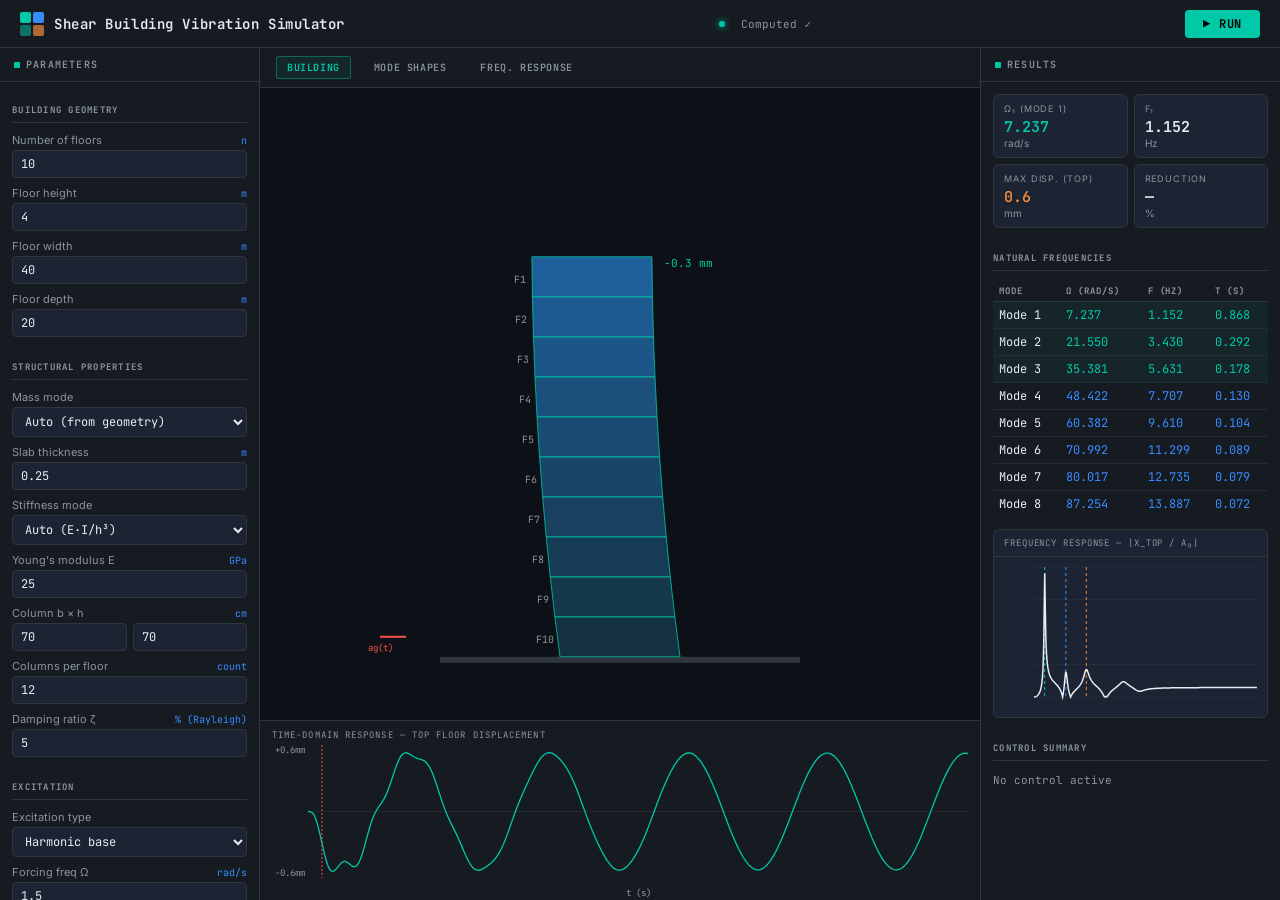
<file: shear-building-simulator.html>
<!DOCTYPE html>
<html lang="en">
<head>
<meta charset="UTF-8">
<meta name="viewport" content="width=device-width, initial-scale=1.0">
<title>Shear Building Vibration Simulator</title>
<style>
  @import url('https://fonts.googleapis.com/css2?family=JetBrains+Mono:wght@300;400;600;700&family=Inter:wght@300;400;500;600&display=swap');

  :root {
    --bg:       #0d1117;
    --surface:  #161b22;
    --panel:    #1c2333;
    --border:   #30363d;
    --accent:   #00c9a7;
    --accent2:  #388bfd;
    --warn:     #f0883e;
    --danger:   #f85149;
    --text:     #e6edf3;
    --muted:    #8b949e;
    --mono:     'JetBrains Mono', monospace;
    --sans:     'Inter', sans-serif;
  }

  *, *::before, *::after { box-sizing: border-box; margin: 0; padding: 0; }

  body {
    background: var(--bg);
    color: var(--text);
    font-family: var(--sans);
    font-size: 13px;
    height: 100vh;
    display: flex;
    flex-direction: column;
    overflow: hidden;
  }

  /* ── TOP BAR ── */
  header {
    display: flex;
    align-items: center;
    justify-content: space-between;
    padding: 0 20px;
    height: 48px;
    background: var(--surface);
    border-bottom: 1px solid var(--border);
    flex-shrink: 0;
  }
  .logo {
    display: flex; align-items: center; gap: 10px;
    font-family: var(--mono); font-size: 14px; font-weight: 600;
    letter-spacing: 0.04em;
  }
  .logo-icon {
    width: 24px; height: 24px;
    display: grid; grid-template-columns: 1fr 1fr;
    gap: 2px;
  }
  .logo-icon span {
    background: var(--accent); border-radius: 2px;
  }
  .logo-icon span:nth-child(2) { background: var(--accent2); }
  .logo-icon span:nth-child(3) { opacity: .5; }
  .logo-icon span:nth-child(4) { background: var(--warn); opacity: .7; }

  .status-bar {
    display: flex; align-items: center; gap: 16px;
    font-family: var(--mono); font-size: 11px; color: var(--muted);
  }
  .status-dot {
    width: 6px; height: 6px; border-radius: 50%;
    background: var(--accent);
    box-shadow: 0 0 6px var(--accent);
    animation: pulse 2s ease-in-out infinite;
  }
  @keyframes pulse { 0%,100%{opacity:1} 50%{opacity:.4} }

  .run-btn {
    background: var(--accent);
    color: #000;
    border: none; cursor: pointer;
    font-family: var(--mono); font-size: 12px; font-weight: 700;
    letter-spacing: .06em;
    padding: 6px 18px; border-radius: 4px;
    transition: all .15s;
  }
  .run-btn:hover { background: #00e5be; transform: translateY(-1px); }
  .run-btn:active { transform: translateY(0); }

  /* ── MAIN LAYOUT ── */
  .workspace {
    display: grid;
    grid-template-columns: 260px 1fr 300px;
    flex: 1;
    overflow: hidden;
  }

  /* ── PANELS ── */
  .panel {
    background: var(--surface);
    border-right: 1px solid var(--border);
    display: flex; flex-direction: column;
    overflow: hidden;
  }
  .panel:last-child { border-right: none; border-left: 1px solid var(--border); }

  .panel-header {
    padding: 10px 14px;
    border-bottom: 1px solid var(--border);
    font-family: var(--mono); font-size: 10px; font-weight: 600;
    letter-spacing: .12em; text-transform: uppercase; color: var(--muted);
    display: flex; align-items: center; gap: 6px; flex-shrink: 0;
  }
  .panel-header::before {
    content: ''; width: 6px; height: 6px; border-radius: 1px;
    background: var(--accent);
  }
  .panel-body { flex: 1; overflow-y: auto; padding: 12px; }
  .panel-body::-webkit-scrollbar { width: 4px; }
  .panel-body::-webkit-scrollbar-track { background: transparent; }
  .panel-body::-webkit-scrollbar-thumb { background: var(--border); border-radius: 2px; }

  /* ── FORM CONTROLS ── */
  .section-label {
    font-family: var(--mono); font-size: 9px; font-weight: 700;
    letter-spacing: .14em; text-transform: uppercase;
    color: var(--muted); padding: 10px 0 6px;
    border-bottom: 1px solid var(--border); margin-bottom: 10px;
  }
  .section-label:not(:first-child) { margin-top: 14px; }

  .field { margin-bottom: 8px; }
  .field label {
    display: flex; justify-content: space-between; align-items: center;
    color: var(--muted); margin-bottom: 3px; font-size: 11px;
  }
  .field label span { font-family: var(--mono); color: var(--accent2); font-size: 10px; }

  .field input[type="number"], .field select {
    width: 100%;
    background: var(--panel);
    border: 1px solid var(--border);
    border-radius: 4px;
    color: var(--text);
    font-family: var(--mono); font-size: 12px;
    padding: 5px 8px;
    transition: border-color .15s;
    -moz-appearance: textfield;
  }
  .field input[type="number"]::-webkit-inner-spin-button { -webkit-appearance: none; }
  .field input:focus, .field select:focus {
    outline: none; border-color: var(--accent);
    box-shadow: 0 0 0 2px rgba(0,201,167,.15);
  }
  .field select option { background: var(--panel); }

  /* ── TOGGLE SWITCH ── */
  .toggle-row {
    display: flex; align-items: center; justify-content: space-between;
    padding: 8px 10px; margin-bottom: 6px;
    background: var(--panel); border-radius: 6px;
    border: 1px solid var(--border); cursor: pointer;
    transition: border-color .15s;
  }
  .toggle-row:hover { border-color: var(--muted); }
  .toggle-row.active { border-color: var(--accent); background: rgba(0,201,167,.06); }

  .toggle-info { display: flex; flex-direction: column; gap: 2px; }
  .toggle-name { font-size: 12px; font-weight: 500; }
  .toggle-sub { font-size: 10px; color: var(--muted); font-family: var(--mono); }

  .toggle-switch {
    width: 36px; height: 20px; border-radius: 10px;
    background: var(--border); position: relative;
    transition: background .2s; flex-shrink: 0;
  }
  .toggle-switch::after {
    content: ''; position: absolute;
    width: 14px; height: 14px; border-radius: 50%;
    background: #fff; top: 3px; left: 3px;
    transition: transform .2s;
  }
  .toggle-row.active .toggle-switch { background: var(--accent); }
  .toggle-row.active .toggle-switch::after { transform: translateX(16px); }

  /* sub-controls that appear when toggle is on */
  .sub-fields {
    background: rgba(0,201,167,.04);
    border: 1px solid rgba(0,201,167,.2);
    border-radius: 6px; padding: 8px 10px; margin-bottom: 6px;
    display: none;
  }
  .sub-fields.visible { display: block; }

  /* ── CENTER — VISUALIZATION ── */
  .viz-area {
    display: flex; flex-direction: column;
    background: var(--bg); position: relative; overflow: hidden;
  }

  .viz-toolbar {
    display: flex; align-items: center; gap: 12px;
    padding: 8px 16px; border-bottom: 1px solid var(--border);
    background: var(--surface); flex-shrink: 0;
  }
  .viz-tab {
    font-family: var(--mono); font-size: 10px; font-weight: 600;
    letter-spacing: .06em; text-transform: uppercase;
    padding: 4px 10px; border-radius: 3px; cursor: pointer;
    color: var(--muted); border: 1px solid transparent;
    transition: all .15s;
  }
  .viz-tab.active { color: var(--accent); border-color: rgba(0,201,167,.4); background: rgba(0,201,167,.08); }

  .viz-canvas-wrap {
    flex: 1; display: flex; align-items: center; justify-content: center;
    position: relative; overflow: hidden;
  }

  canvas { display: block; }

  /* mode shape legend */
  .mode-legend {
    position: absolute; bottom: 14px; left: 14px;
    display: flex; gap: 14px;
  }
  .mode-chip {
    display: flex; align-items: center; gap: 5px;
    font-family: var(--mono); font-size: 10px; color: var(--muted);
  }
  .mode-chip-dot { width: 10px; height: 3px; border-radius: 2px; }

  /* ── RIGHT PANEL — RESULTS ── */
  .results-grid {
    display: grid; grid-template-columns: 1fr 1fr; gap: 6px;
    margin-bottom: 14px;
  }
  .stat-card {
    background: var(--panel); border: 1px solid var(--border);
    border-radius: 6px; padding: 8px 10px;
  }
  .stat-card .label { font-size: 9px; color: var(--muted); text-transform: uppercase; letter-spacing: .1em; margin-bottom: 3px; }
  .stat-card .value { font-family: var(--mono); font-size: 15px; font-weight: 600; color: var(--text); }
  .stat-card .unit { font-size: 10px; color: var(--muted); }
  .stat-card.accent .value { color: var(--accent); }
  .stat-card.warn   .value { color: var(--warn); }

  .freq-table { width: 100%; border-collapse: collapse; }
  .freq-table th {
    font-family: var(--mono); font-size: 9px; font-weight: 700;
    text-transform: uppercase; letter-spacing: .1em;
    color: var(--muted); padding: 4px 6px; text-align: left;
    border-bottom: 1px solid var(--border);
  }
  .freq-table td {
    padding: 5px 6px; font-family: var(--mono); font-size: 12px;
    border-bottom: 1px solid rgba(48,54,61,.6);
  }
  .freq-table tr:last-child td { border-bottom: none; }
  .freq-table td:not(:first-child) { color: var(--accent2); }
  .freq-table tr.highlight td { background: rgba(0,201,167,.06); }
  .freq-table tr.highlight td:not(:first-child) { color: var(--accent); }

  .response-chart-wrap {
    margin-top: 12px;
    background: var(--panel); border: 1px solid var(--border);
    border-radius: 6px; overflow: hidden;
  }
  .response-chart-wrap .chart-title {
    padding: 7px 10px; font-family: var(--mono); font-size: 9px;
    text-transform: uppercase; letter-spacing: .1em; color: var(--muted);
    border-bottom: 1px solid var(--border);
  }

  /* ── TIME DOMAIN CHART AT BOTTOM ── */
  .time-chart-bar {
    height: 180px; border-top: 1px solid var(--border);
    flex-shrink: 0; position: relative; background: var(--surface);
  }
  .time-chart-bar canvas { width: 100% !important; }
  .time-chart-label {
    position: absolute; top: 8px; left: 12px;
    font-family: var(--mono); font-size: 9px; text-transform: uppercase;
    letter-spacing: .12em; color: var(--muted);
  }

  /* ── TOOLTIP ── */
  .tooltip {
    position: fixed; pointer-events: none; z-index: 100;
    background: var(--panel); border: 1px solid var(--border);
    border-radius: 6px; padding: 8px 10px;
    font-family: var(--mono); font-size: 11px;
    box-shadow: 0 8px 24px rgba(0,0,0,.5);
    display: none;
  }

  /* scrollbar for panel */
  * { scrollbar-width: thin; scrollbar-color: var(--border) transparent; }

  .info-badge {
    display: inline-block;
    font-family: var(--mono); font-size: 10px;
    color: var(--muted); background: var(--panel);
    border: 1px solid var(--border); border-radius: 3px;
    padding: 1px 5px; margin-left: 4px; cursor: help;
  }
</style>
</head>
<body>

<!-- TOP BAR -->
<header>
  <div class="logo">
    <div class="logo-icon">
      <span></span><span></span><span></span><span></span>
    </div>
    Shear Building Vibration Simulator
  </div>
  <div class="status-bar">
    <div class="status-dot"></div>
    <span id="status-txt">Ready</span>
  </div>
  <button class="run-btn" onclick="runSimulation()">▶ RUN</button>
</header>

<!-- WORKSPACE -->
<div class="workspace">

  <!-- ── LEFT PANEL: PARAMETERS ── -->
  <div class="panel">
    <div class="panel-header">Parameters</div>
    <div class="panel-body">

      <div class="section-label">Building Geometry</div>
      <div class="field">
        <label>Number of floors <span>n</span></label>
        <input type="number" id="n-floors" value="10" min="2" max="30" step="1" onchange="updateFloorCount()">
      </div>
      <div class="field">
        <label>Floor height <span>m</span></label>
        <input type="number" id="floor-h" value="4" min="2" max="8" step="0.5">
      </div>
      <div class="field">
        <label>Floor width <span>m</span></label>
        <input type="number" id="floor-w" value="40" min="10" max="100" step="5">
      </div>
      <div class="field">
        <label>Floor depth <span>m</span></label>
        <input type="number" id="floor-d" value="20" min="10" max="100" step="5">
      </div>

      <div class="section-label">Structural Properties</div>
      <div class="field">
        <label>Mass mode <span></span></label>
        <select id="mass-mode" onchange="toggleMassMode()">
          <option value="auto">Auto (from geometry)</option>
          <option value="manual">Manual per floor</option>
        </select>
      </div>
      <div class="field" id="mass-auto-field">
        <label>Slab thickness <span>m</span></label>
        <input type="number" id="slab-t" value="0.25" min="0.1" max="0.5" step="0.05">
      </div>
      <div class="field" id="mass-manual-field" style="display:none">
        <label>Mass per floor <span>×10⁶ kg</span></label>
        <input type="number" id="mass-val" value="5.15" min="0.1" max="50" step="0.1">
      </div>

      <div class="field">
        <label>Stiffness mode <span></span></label>
        <select id="stiff-mode" onchange="toggleStiffMode()">
          <option value="auto">Auto (E·I/h³)</option>
          <option value="manual">Manual per floor</option>
        </select>
      </div>
      <div id="stiff-auto-fields">
        <div class="field">
          <label>Young's modulus E <span>GPa</span></label>
          <input type="number" id="E-mod" value="25" min="1" max="300" step="1">
        </div>
        <div class="field">
          <label>Column b × h <span>cm</span></label>
          <div style="display:grid;grid-template-columns:1fr 1fr;gap:6px">
            <input type="number" id="col-b" value="70" min="20" max="200" step="5">
            <input type="number" id="col-h" value="70" min="20" max="200" step="5">
          </div>
        </div>
        <div class="field">
          <label>Columns per floor <span>count</span></label>
          <input type="number" id="n-cols" value="12" min="4" max="40" step="2">
        </div>
      </div>
      <div class="field" id="stiff-manual-field" style="display:none">
        <label>Inter-story stiffness k <span>GN/m</span></label>
        <input type="number" id="k-val" value="225" min="1" max="2000" step="10">
      </div>

      <div class="field">
        <label>Damping ratio ζ <span>% (Rayleigh)</span></label>
        <input type="number" id="damping" value="5" min="0.1" max="30" step="0.5">
      </div>

      <div class="section-label">Excitation</div>
      <div class="field">
        <label>Excitation type <span></span></label>
        <select id="excite-type">
          <option value="harmonic">Harmonic base</option>
          <option value="resonance1">Resonance — Mode 1</option>
          <option value="resonance2">Resonance — Mode 2</option>
          <option value="impulse">Impact / Impulse</option>
        </select>
      </div>
      <div class="field" id="freq-field">
        <label>Forcing freq Ω <span>rad/s</span></label>
        <input type="number" id="forcing-freq" value="1.5" min="0.1" max="30" step="0.1">
      </div>
      <div class="field">
        <label>Base amplitude a₀ <span>mm</span></label>
        <input type="number" id="amp" value="10" min="0.1" max="500" step="1">
      </div>

      <div class="section-label">Control Systems</div>

      <!-- TMD TOGGLE -->
      <div class="toggle-row" id="tmd-toggle" onclick="toggleControl('tmd')">
        <div class="toggle-info">
          <div class="toggle-name">Tuned Mass Damper</div>
          <div class="toggle-sub">Den Hartog optimal</div>
        </div>
        <div class="toggle-switch"></div>
      </div>
      <div class="sub-fields" id="tmd-sub">
        <div class="field">
          <label>TMD floor (top=0) <span></span></label>
          <input type="number" id="tmd-floor" value="0" min="0" step="1">
        </div>
        <div class="field">
          <label>Mass ratio μ <span>%</span></label>
          <input type="number" id="tmd-mu" value="5" min="0.5" max="20" step="0.5">
        </div>
        <div class="field">
          <label>Tune to mode <span></span></label>
          <select id="tmd-mode">
            <option value="1">Mode 1</option>
            <option value="2">Mode 2</option>
            <option value="3">Mode 3</option>
          </select>
        </div>
      </div>

      <!-- ADDITIONAL DAMPER TOGGLE -->
      <div class="toggle-row" id="vd-toggle" onclick="toggleControl('vd')">
        <div class="toggle-info">
          <div class="toggle-name">Viscous Dampers</div>
          <div class="toggle-sub">Inter-story added</div>
        </div>
        <div class="toggle-switch"></div>
      </div>
      <div class="sub-fields" id="vd-sub">
        <div class="field">
          <label>Damper coeff. c_d <span>MN·s/m</span></label>
          <input type="number" id="vd-c" value="5" min="0.1" max="100" step="0.5">
        </div>
        <div class="field">
          <label>Install on floors <span>% from base</span></label>
          <input type="number" id="vd-floors" value="50" min="10" max="100" step="10">
          <div style="font-size:10px;color:var(--muted);margin-top:3px">Bottom X% of floors</div>
        </div>
      </div>

    </div><!-- /panel-body -->
  </div><!-- /panel -->

  <!-- ── CENTER: VISUALIZATION ── -->
  <div class="viz-area">
    <div class="viz-toolbar">
      <div class="viz-tab active" onclick="switchViz('building',this)">Building</div>
      <div class="viz-tab" onclick="switchViz('modes',this)">Mode Shapes</div>
      <div class="viz-tab" onclick="switchViz('frf',this)">Freq. Response</div>
    </div>
    <div class="viz-canvas-wrap">
      <canvas id="main-canvas"></canvas>
      <div class="mode-legend" id="mode-legend" style="display:none">
        <div class="mode-chip"><div class="mode-chip-dot" style="background:#00c9a7"></div> Mode 1</div>
        <div class="mode-chip"><div class="mode-chip-dot" style="background:#388bfd"></div> Mode 2</div>
        <div class="mode-chip"><div class="mode-chip-dot" style="background:#f0883e"></div> Mode 3</div>
      </div>
    </div>
    <div class="time-chart-bar">
      <div class="time-chart-label">Time-domain response — Top floor displacement</div>
      <canvas id="time-canvas"></canvas>
    </div>
  </div>

  <!-- ── RIGHT PANEL: RESULTS ── -->
  <div class="panel">
    <div class="panel-header">Results</div>
    <div class="panel-body">

      <div class="results-grid">
        <div class="stat-card accent">
          <div class="label">ω₁ (Mode 1)</div>
          <div class="value" id="r-w1">—</div>
          <div class="unit">rad/s</div>
        </div>
        <div class="stat-card">
          <div class="label">f₁</div>
          <div class="value" id="r-f1">—</div>
          <div class="unit">Hz</div>
        </div>
        <div class="stat-card warn">
          <div class="label">Max disp. (top)</div>
          <div class="value" id="r-disp">—</div>
          <div class="unit">mm</div>
        </div>
        <div class="stat-card">
          <div class="label">Reduction</div>
          <div class="value" id="r-reduce">—</div>
          <div class="unit">%</div>
        </div>
      </div>

      <div class="section-label">Natural Frequencies</div>
      <table class="freq-table">
        <thead>
          <tr>
            <th>Mode</th>
            <th>ω (rad/s)</th>
            <th>f (Hz)</th>
            <th>T (s)</th>
          </tr>
        </thead>
        <tbody id="freq-tbody">
          <tr><td colspan="4" style="color:var(--muted);font-size:11px">Run simulation to compute</td></tr>
        </tbody>
      </table>

      <div class="response-chart-wrap">
        <div class="chart-title">Frequency Response — |X_top / a₀|</div>
        <canvas id="frf-canvas" height="160"></canvas>
      </div>

      <div class="section-label">Control Summary</div>
      <div id="control-summary" style="font-size:11px;color:var(--muted);line-height:1.7;font-family:var(--mono)">
        No control active
      </div>

    </div>
  </div>

</div><!-- /workspace -->

<div class="tooltip" id="tooltip"></div>

<script>
// ─────────────────────────────────────────────────────────────────────────────
//  MATH ENGINE — pure JS, no dependencies
// ─────────────────────────────────────────────────────────────────────────────

function linspace(a, b, n) {
  const arr = [];
  const step = (b - a) / (n - 1);
  for (let i = 0; i < n; i++) arr.push(a + i * step);
  return arr;
}

// Cholesky-based generalized eigensolver for K φ = ω² M φ.
// Reduces to standard symmetric problem L⁻¹ K L⁻ᵀ, then Jacobi (fixed sign bug).
function jacobiSym(A_in, n) {
  let A = A_in.map(r => [...r]);
  let V = Array.from({length:n}, (_,i) => Array.from({length:n}, (_,j) => i===j?1:0));
  for (let iter = 0; iter < 100*n*n; iter++) {
    let maxOff = 0, p = 0, q = 1;
    for (let i = 0; i < n; i++)
      for (let j = i+1; j < n; j++)
        if (Math.abs(A[i][j]) > maxOff) { maxOff = Math.abs(A[i][j]); p = i; q = j; }
    if (maxOff < 1e-12) break;

    const app = A[p][p], aqq = A[q][q], apq = A[p][q];
    const phi = 0.5 * Math.atan2(2*apq, aqq - app); // robust: no sign(0) issue
    const c = Math.cos(phi), s = Math.sin(phi);

    const An = A.map(r => [...r]);
    for (let i = 0; i < n; i++) {
      if (i === p || i === q) continue;
      An[i][p] = c*A[i][p] - s*A[i][q]; An[p][i] = An[i][p];
      An[i][q] = s*A[i][p] + c*A[i][q]; An[q][i] = An[i][q];
    }
    An[p][p] = c*c*app - 2*s*c*apq + s*s*aqq;
    An[q][q] = s*s*app + 2*s*c*apq + c*c*aqq;
    An[p][q] = 0; An[q][p] = 0;
    A = An;

    const Vn = V.map(r => [...r]);
    for (let i = 0; i < n; i++) {
      Vn[i][p] = c*V[i][p] - s*V[i][q];
      Vn[i][q] = s*V[i][p] + c*V[i][q];
    }
    V = Vn;
  }
  const pairs = A.map((row, i) => ({ val: row[i], vec: V.map(r => r[i]) }));
  pairs.sort((a, b) => a.val - b.val);
  return { values: pairs.map(p => p.val), vectors: pairs.map(p => p.vec) };
}

// Generalized eig: K φ = λ M φ. M is diagonal (lumped mass) → trivial Cholesky.
// Standard form: Ã = M^(-1/2) K M^(-1/2), eigenvectors mapped back by M^(-1/2).
function eigGeneralized(K, masses, n) {
  const sqrtMi = masses.map(m => 1/Math.sqrt(m));
  const Atil = Array.from({length:n}, (_, i) =>
    Array.from({length:n}, (_, j) => K[i][j] * sqrtMi[i] * sqrtMi[j]));
  const res = jacobiSym(Atil, n);
  // Map eigenvectors back: φ = M^(-1/2) ψ
  const vectors = res.vectors.map(psi => psi.map((v, i) => v * sqrtMi[i]));
  return { values: res.values, vectors };
}

// Compatibility wrapper — accepts M⁻¹K but we rebuild from params instead.
function eig(MiK, n) {
  // MiK passed for signature compatibility; recompute properly is done in buildEigen.
  return jacobiSym(MiK, n);
}

function buildMatrices(params) {
  const { n, masses, stiffnesses } = params;
  // M diagonal
  const M = masses;
  // K tridiagonal
  const K = Array.from({length:n}, () => new Array(n).fill(0));
  for (let i = 0; i < n; i++) {
    K[i][i] = stiffnesses[i] + (i < n-1 ? stiffnesses[i+1] : 0);
    if (i > 0)   { K[i][i-1] = -stiffnesses[i]; K[i-1][i] = -stiffnesses[i]; }
  }
  // M^-1 * K
  const MiK = K.map((row, i) => row.map(v => v / M[i]));
  return { M, K, MiK };
}

function rayleighDamping(zeta, w1, w2) {
  // alpha*M + beta*K = C; use modes 1 & 2
  const a0 = 2*zeta*w1*w2 / (w1+w2);
  const a1 = 2*zeta / (w1+w2);
  return { a0, a1 };
}

// Frequency Response Function (modal superposition, steady-state)
function computeFRF(params, eigenRes, freqRange) {
  const { n, masses, stiffnesses, zeta } = params;
  const { values, vectors } = eigenRes;
  const omegas = values.map(v => Math.sqrt(Math.max(v, 0)));
  const nModes = Math.min(n, 6);
  const nFreqs = freqRange.length;
  const Xtop = new Array(nFreqs).fill(0);

  // Modal participation factor for base excitation: Γ_r = φ_r^T M 1 / (φ_r^T M φ_r)
  for (let r = 0; r < nModes; r++) {
    const phi = vectors[r];
    let num = 0, den = 0;
    for (let i = 0; i < n; i++) {
      num += phi[i] * masses[i];
      den += phi[i] * phi[i] * masses[i];
    }
    const gamma = num / den;
    const wr = omegas[r];
    const zr = zeta;

    for (let fi = 0; fi < nFreqs; fi++) {
      const W = freqRange[fi];
      const r2 = (W/wr)**2;
      const denom = Math.sqrt((1-r2)**2 + (2*zr*(W/wr))**2);
      // top floor = last index
      Xtop[fi] += (phi[n-1] * gamma / (wr*wr)) * (W*W / denom);
    }
  }
  return Xtop.map(v => Math.abs(v));
}

// ── Dense linear algebra helpers (LU solve, general N×N) ──
function luSolve(A, b) {
  const n = b.length;
  // Copy
  const M = A.map(r => [...r]);
  const x = [...b];
  const piv = Array.from({length:n}, (_,i) => i);
  // LU with partial pivoting
  for (let k = 0; k < n; k++) {
    let p = k, max = Math.abs(M[k][k]);
    for (let i = k+1; i < n; i++) if (Math.abs(M[i][k]) > max) { max = Math.abs(M[i][k]); p = i; }
    if (p !== k) { [M[k], M[p]] = [M[p], M[k]]; [x[k], x[p]] = [x[p], x[k]]; }
    const pivot = M[k][k] || 1e-30;
    for (let i = k+1; i < n; i++) {
      const f = M[i][k] / pivot;
      M[i][k] = f;
      for (let j = k+1; j < n; j++) M[i][j] -= f * M[k][j];
      x[i] -= f * x[k];
    }
  }
  // Back substitution
  for (let i = n-1; i >= 0; i--) {
    let s = x[i];
    for (let j = i+1; j < n; j++) s -= M[i][j] * x[j];
    x[i] = s / (M[i][i] || 1e-30);
  }
  return x;
}

function matVec(A, v) {
  return A.map(row => row.reduce((s, a, j) => s + a * v[j], 0));
}

// ── Assemble full system matrices including control devices ──
// Returns { Mm, Km, Cm, N, nStruct } where N may exceed n if a TMD DOF is added
function assembleSystem(params, eigenRes, ctrl) {
  const { n, masses, stiffnesses, zeta } = params;
  const omegas = eigenRes.values.map(v => Math.sqrt(Math.max(v, 0)));
  const w1 = omegas[0], w2 = omegas[1] || omegas[0]*3;
  const { a0: alp, a1: bet } = rayleighDamping(zeta, w1, w2);

  // Base structural M, K (n×n)
  const Ks = Array.from({length:n}, () => new Array(n).fill(0));
  for (let i = 0; i < n; i++) {
    Ks[i][i] = stiffnesses[i] + (i < n-1 ? stiffnesses[i+1] : 0);
    if (i > 0) { Ks[i][i-1] = -stiffnesses[i]; Ks[i-1][i] = -stiffnesses[i]; }
  }
  // Rayleigh damping C = αM + βK
  const Cs = Array.from({length:n}, (_, i) =>
    Array.from({length:n}, (_, j) => bet * Ks[i][j] + (i === j ? alp * masses[i] : 0)));

  // Added viscous dampers (inter-story) — modifies Cs only
  if (ctrl.vd) {
    const c_d = ctrl.vdC * 1e6;          // MN·s/m → N·s/m
    const nInstall = Math.ceil(n * ctrl.vdPct);
    for (let i = 0; i < nInstall; i++) {
      // damper between floor i and i-1 (ground for i=0)
      Cs[i][i] += c_d;
      if (i > 0) { Cs[i][i-1] -= c_d; Cs[i-1][i] -= c_d; Cs[i-1][i-1] += c_d; }
    }
  }

  let N = n;
  let Mm = masses.map((m,i) => Array.from({length:n}, (_,j) => i===j ? m : 0));
  let Km = Ks, Cm = Cs;

  // TMD as an extra DOF coupled to a chosen floor
  if (ctrl.tmd) {
    N = n + 1;
    const mu = ctrl.tmdMu;                       // mass ratio
    const tuneOmega = omegas[ctrl.tmdMode - 1];  // target modal freq
    const totalMass = masses.reduce((a,b)=>a+b, 0);
    const m_tmd = mu * totalMass * 0.3;          // effective TMD mass
    const f_opt = 1 / (1 + mu);
    const w_tmd = tuneOmega * f_opt;
    const k_tmd = m_tmd * w_tmd * w_tmd;
    const z_opt = Math.sqrt(3*mu / (8*(1+mu)**3));
    const c_tmd = 2 * z_opt * m_tmd * w_tmd;
    const attach = n - 1 - ctrl.tmdFloor;        // floor index (top=0)
    const t = n;                                 // TMD DOF index

    // Expand matrices to N×N
    const expand = src => {
      const out = Array.from({length:N}, () => new Array(N).fill(0));
      for (let i = 0; i < n; i++) for (let j = 0; j < n; j++) out[i][j] = src[i][j];
      return out;
    };
    Mm = expand(Mm); Km = expand(Km); Cm = expand(Cm);
    Mm[t][t] = m_tmd;
    Km[attach][attach] += k_tmd; Km[t][t] += k_tmd;
    Km[attach][t] -= k_tmd; Km[t][attach] -= k_tmd;
    Cm[attach][attach] += c_tmd; Cm[t][t] += c_tmd;
    Cm[attach][t] -= c_tmd; Cm[t][attach] -= c_tmd;

    params._tmdInfo = { m_tmd, w_tmd, f_opt, z_opt, attach };
  }

  return { Mm, Km, Cm, N, nStruct: n };
}

// ── Newmark-β integration on full assembled system ──
function newmarkBeta(params, eigenRes, tMax, dt, a0_mm, forceType, forceOmega, ctrl) {
  const sys = assembleSystem(params, eigenRes, ctrl);
  const { Mm, Km, Cm, N, nStruct } = sys;
  const a0 = a0_mm / 1000; // m

  let x = new Array(N).fill(0);
  let v = new Array(N).fill(0);
  let acc = new Array(N).fill(0);

  const beta = 0.25, gamma = 0.5;
  const nt = Math.round(tMax / dt);

  // Influence vector: ground accel affects structural DOFs only (not TMD relative DOF directly)
  const influence = new Array(N).fill(0);
  for (let i = 0; i < N; i++) influence[i] = 1.0; // all masses feel ground motion

  // Effective stiffness (constant) → factor once
  const Keff = Array.from({length:N}, (_, i) =>
    Array.from({length:N}, (_, j) =>
      Km[i][j] + (gamma/(beta*dt)) * Cm[i][j] + (1/(beta*dt*dt)) * Mm[i][j]));

  const times = [], topDisp = [], fullStates = [];
  const skip = Math.max(1, Math.round(nt / 500));

  for (let step = 0; step < nt; step++) {
    const t = step * dt;
    let ag;
    if (forceType === 'impulse') ag = step < 3 ? a0 * 60 : 0;
    else ag = a0 * forceOmega * forceOmega * Math.sin(forceOmega * t);

    const F = Mm.map((row, i) => -row.reduce((s, m, j) => s + m * influence[j], 0) * ag);

    // RHS = F + M·(predictor) + C·(predictor)
    const px = x.map((xi, i) => xi/(beta*dt*dt) + v[i]/(beta*dt) + acc[i]*(0.5/beta - 1));
    const pv = x.map((xi, i) => xi*(gamma/(beta*dt)) + v[i]*(gamma/beta - 1) + acc[i]*dt*(gamma/(2*beta) - 1));
    const Mpx = matVec(Mm, px);
    const Cpv = matVec(Cm, pv);
    const rhs = F.map((f, i) => f + Mpx[i] + Cpv[i]);

    const xNew = luSolve(Keff, rhs);
    const aNew = xNew.map((xi, i) => (xi - x[i])/(beta*dt*dt) - v[i]/(beta*dt) - acc[i]*(0.5/beta - 1));
    const vNew = v.map((vi, i) => vi + dt*((1-gamma)*acc[i] + gamma*aNew[i]));

    x = xNew; v = vNew; acc = aNew;

    if (step % skip === 0) {
      times.push(t);
      topDisp.push(x[nStruct-1] * 1000); // mm
      fullStates.push(x.slice(0, nStruct).map(xi => xi)); // structural DOFs only, in m
    }
  }
  return { times, topDisp, fullStates };
}

// ─────────────────────────────────────────────────────────────────────────────
//  UI STATE
// ─────────────────────────────────────────────────────────────────────────────

let currentViz = 'building';
let animFrame = null;
let simResult = null;
let animT = 0;
const controls = { tmd: false, vd: false };

function toggleControl(id) {
  controls[id] = !controls[id];
  const toggle = document.getElementById(id+'-toggle');
  const sub    = document.getElementById(id+'-sub');
  toggle.classList.toggle('active', controls[id]);
  sub.classList.toggle('visible', controls[id]);
}

function toggleMassMode() {
  const mode = document.getElementById('mass-mode').value;
  document.getElementById('mass-auto-field').style.display   = mode==='auto'   ? '' : 'none';
  document.getElementById('mass-manual-field').style.display = mode==='manual' ? '' : 'none';
}
function toggleStiffMode() {
  const mode = document.getElementById('stiff-mode').value;
  document.getElementById('stiff-auto-fields').style.display  = mode==='auto'   ? '' : 'none';
  document.getElementById('stiff-manual-field').style.display = mode==='manual' ? '' : 'none';
}
function updateFloorCount() {
  // clamp TMD floor
  const n = +document.getElementById('n-floors').value;
  const tf = document.getElementById('tmd-floor');
  if (+tf.value >= n) tf.value = n-1;
  tf.max = n-1;
}

function switchViz(name, el) {
  currentViz = name;
  document.querySelectorAll('.viz-tab').forEach(t => t.classList.remove('active'));
  el.classList.add('active');
  document.getElementById('mode-legend').style.display = name==='modes' ? 'flex' : 'none';
  if (simResult) drawViz();
}

// ─────────────────────────────────────────────────────────────────────────────
//  PARAMETER COLLECTION
// ─────────────────────────────────────────────────────────────────────────────

function collectParams() {
  const n      = Math.max(2, Math.min(30, +document.getElementById('n-floors').value));
  const floorH = +document.getElementById('floor-h').value;
  const floorW = +document.getElementById('floor-w').value;
  const floorD = +document.getElementById('floor-d').value;
  const zeta   = +document.getElementById('damping').value / 100;

  // Mass
  let masses;
  if (document.getElementById('mass-mode').value === 'auto') {
    const rho = 2400; // kg/m3 concrete
    const t   = +document.getElementById('slab-t').value;
    const m   = rho * floorW * floorD * t;
    masses = new Array(n).fill(m);
  } else {
    const m = +document.getElementById('mass-val').value * 1e6;
    masses = new Array(n).fill(m);
  }

  // Stiffness (inter-story)
  let stiffnesses;
  if (document.getElementById('stiff-mode').value === 'auto') {
    const E    = +document.getElementById('E-mod').value * 1e9;
    const b    = +document.getElementById('col-b').value / 100;
    const h    = +document.getElementById('col-h').value / 100;
    const Icol = b * h*h*h / 12;
    const nCol = +document.getElementById('n-cols').value;
    const k    = nCol * 12 * E * Icol / (floorH**3);
    stiffnesses = new Array(n+1).fill(k);
  } else {
    const k = +document.getElementById('k-val').value * 1e9;
    stiffnesses = new Array(n+1).fill(k);
  }

  const exciteType = document.getElementById('excite-type').value;
  const amp        = +document.getElementById('amp').value;

  return { n, masses, stiffnesses, zeta, exciteType, amp, floorH };
}

// ─────────────────────────────────────────────────────────────────────────────
//  MAIN RUN
// ─────────────────────────────────────────────────────────────────────────────

function getCtrl() {
  return {
    tmd: controls.tmd,
    tmdFloor: +document.getElementById('tmd-floor').value,
    tmdMu: +document.getElementById('tmd-mu').value / 100,
    tmdMode: +document.getElementById('tmd-mode').value,
    vd: controls.vd,
    vdC: +document.getElementById('vd-c').value,
    vdPct: +document.getElementById('vd-floors').value / 100,
  };
}

function runSimulation() {
  const params = collectParams();
  document.getElementById('status-txt').textContent = 'Computing…';

  setTimeout(() => { // allow repaint
    const n = params.n;
    const Kstruct = Array.from({length:n}, () => new Array(n).fill(0));
    for (let i = 0; i < n; i++) {
      Kstruct[i][i] = params.stiffnesses[i] + (i < n-1 ? params.stiffnesses[i+1] : 0);
      if (i > 0) { Kstruct[i][i-1] = -params.stiffnesses[i]; Kstruct[i-1][i] = -params.stiffnesses[i]; }
    }
    const eigenRes = eigGeneralized(Kstruct, params.masses, n);
    const omegas   = eigenRes.values.map(v => Math.sqrt(Math.max(v,0)));

    // Excitation frequency
    let Omega;
    const eType = params.exciteType;
    if (eType === 'resonance1') Omega = omegas[0];
    else if (eType === 'resonance2') Omega = omegas[1] || omegas[0]*3;
    else if (eType === 'impulse') Omega = omegas[0];
    else Omega = +document.getElementById('forcing-freq').value;

    const ctrl = getCtrl();
    const tMax = 20, dt = 0.006;

    // Always run uncontrolled baseline for reduction comparison
    const noCtrl = { tmd:false, vd:false };
    const tdBase = newmarkBeta(params, eigenRes, tMax, dt, params.amp, eType, Omega, noCtrl);
    const baseMax = Math.max(...tdBase.topDisp.map(Math.abs)) || 1e-9;

    // Controlled run (same as base if no control active)
    const hasCtrl = ctrl.tmd || ctrl.vd;
    const tdRes = hasCtrl
      ? newmarkBeta(params, eigenRes, tMax, dt, params.amp, eType, Omega, ctrl)
      : tdBase;

    const maxDisp = Math.max(...tdRes.topDisp.map(Math.abs));

    // FRF (uncontrolled — analytical modal)
    const freqRange = linspace(0.01, (omegas[Math.min(4,n-1)] || 30) * 2.5, 500);
    const frfVals   = computeFRF(params, eigenRes, freqRange);

    // TRUE reduction from peak comparison
    let reduction = '—';
    if (hasCtrl) reduction = ((1 - maxDisp/baseMax) * 100).toFixed(1);

    simResult = { params, eigenRes, omegas, tdRes, tdBase, frfVals, freqRange,
                  maxDisp, baseMax, reduction, Omega, hasCtrl };

    updateResults();
    drawViz();
    animateBuilding();

    document.getElementById('status-txt').textContent = 'Computed ✓';
  }, 10);
}

function updateResults() {
  const { omegas, maxDisp, reduction, params } = simResult;
  const n = Math.min(params.n, 8);

  document.getElementById('r-w1').textContent = omegas[0].toFixed(3);
  document.getElementById('r-f1').textContent = (omegas[0]/(2*Math.PI)).toFixed(3);
  document.getElementById('r-disp').textContent = maxDisp.toFixed(1);
  document.getElementById('r-reduce').textContent = reduction === '—' ? '—' : reduction + '%';

  // Table
  let rows = '';
  for (let i = 0; i < n; i++) {
    const w = omegas[i];
    const f = w / (2*Math.PI);
    const T = 1 / f;
    const hl = i < 3 ? 'highlight' : '';
    rows += `<tr class="${hl}">
      <td>Mode ${i+1}</td>
      <td>${w.toFixed(3)}</td>
      <td>${f.toFixed(3)}</td>
      <td>${T.toFixed(3)}</td>
    </tr>`;
  }
  document.getElementById('freq-tbody').innerHTML = rows;

  // Control summary
  let cs = '';
  if (controls.tmd) {
    const mu = +document.getElementById('tmd-mu').value;
    const mode = +document.getElementById('tmd-mode').value;
    const wr = omegas[mode-1];
    const opt_f = 1/(1+mu/100);
    const opt_z = Math.sqrt(3*mu/100 / (8*(1+mu/100)**3));
    cs += `TMD ON\n  μ = ${mu}%\n  f_opt = ${opt_f.toFixed(4)}\n  ζ_opt = ${(opt_z*100).toFixed(2)}%\n  ω_TMD = ${(wr*opt_f).toFixed(3)} rad/s\n`;
  }
  if (controls.vd) {
    const cd = +document.getElementById('vd-c').value;
    cs += `Viscous Dampers ON\n  c_d = ${cd} MN·s/m\n`;
  }
  if (!cs) cs = 'No control active';
  document.getElementById('control-summary').textContent = cs;

  // Draw FRF in results panel
  drawFRFSmall();
}

// ─────────────────────────────────────────────────────────────────────────────
//  DRAWING
// ─────────────────────────────────────────────────────────────────────────────

function drawViz() {
  if (!simResult) return;
  if (currentViz === 'building') drawBuilding(0);
  else if (currentViz === 'modes') drawModes();
  else if (currentViz === 'frf')   drawFRFMain();
}

// ── BUILDING ANIMATION ──
let buildingAnimT = 0;
function animateBuilding() {
  if (animFrame) cancelAnimationFrame(animFrame);
  if (currentViz !== 'building') return;
  function frame() {
    buildingAnimT += 0.03;
    drawBuilding(buildingAnimT);
    drawTimeDomain(buildingAnimT);
    animFrame = requestAnimationFrame(frame);
  }
  frame();
}

function drawBuilding(t) {
  const canvas = document.getElementById('main-canvas');
  const wrap = canvas.parentElement;
  canvas.width  = wrap.clientWidth;
  canvas.height = wrap.clientHeight;
  const ctx = canvas.getContext('2d');
  const { params, omegas, tdRes } = simResult;
  const n = params.n;

  const W = canvas.width, H = canvas.height;
  ctx.clearRect(0, 0, W, H);

  const bldW   = Math.min(W * 0.18, 120);
  const floorH = Math.min((H * 0.8) / n, 40);
  const totalH = floorH * n;
  const bldX   = W / 2;
  const bldY   = H * 0.9;

  // Pull the ACTUAL displacement profile from the computed time history.
  const states = tdRes.fullStates;
  const nFrames = states.length;
  const playIdx = Math.floor((t * 0.30 / 20 * nFrames) % nFrames);
  const profile = states[playIdx] || new Array(n).fill(0);

  // Scale displacements (in m) to pixels — visual exaggeration capped
  const maxState = Math.max(...states.flat().map(Math.abs), 1e-9);
  const pxScale  = Math.min(bldW * 0.45 / maxState, bldW * 0.45 / maxState);
  const disp     = profile.map(d => d * pxScale);

  // Ground
  ctx.fillStyle = '#30363d';
  ctx.fillRect(bldX - bldW*1.5, bldY, bldW*3, 6);

  for (let i = 0; i < n; i++) {
    const y    = bldY - (i+1)*floorH;
    const dx   = disp[i];
    const prevX = i > 0 ? disp[i-1] : 0;
    const colorRatio = i / Math.max(1, n-1);
    const r = Math.round(22 + colorRatio * 10);
    const g = Math.round(55 + colorRatio * 50);
    const b = Math.round(70 + colorRatio * 100);
    ctx.fillStyle = `rgba(${r},${g},${b},0.9)`;
    ctx.strokeStyle = '#00c9a7';
    ctx.lineWidth   = 0.8;

    const points = [
      [bldX - bldW/2 + prevX, y + floorH],
      [bldX + bldW/2 + prevX, y + floorH],
      [bldX + bldW/2 + dx,   y],
      [bldX - bldW/2 + dx,   y],
    ];
    ctx.beginPath();
    ctx.moveTo(...points[0]);
    points.slice(1).forEach(p => ctx.lineTo(...p));
    ctx.closePath();
    ctx.fill(); ctx.stroke();

    ctx.fillStyle = '#8b949e';
    ctx.font = `${Math.min(10, floorH*0.5)}px JetBrains Mono`;
    ctx.textAlign = 'right';
    ctx.fillText(`F${n-i}`, bldX - bldW/2 + prevX - 6, y + floorH*0.65);

    if (controls.tmd) {
      const tmdFloor = +document.getElementById('tmd-floor').value;
      const tmdIdx   = n - 1 - tmdFloor;
      if (i === tmdIdx) {
        ctx.fillStyle = '#f0883e';
        ctx.beginPath();
        ctx.arc(bldX + dx, y - 6, 6, 0, Math.PI*2);
        ctx.fill();
        ctx.font = '9px JetBrains Mono';
        ctx.textAlign = 'center';
        ctx.fillText('TMD', bldX + dx, y - 14);
      }
    }

    if (controls.vd) {
      const pct = +document.getElementById('vd-floors').value / 100;
      if (i < Math.ceil(n * pct)) {
        ctx.strokeStyle = '#388bfd';
        ctx.lineWidth = 2;
        ctx.beginPath();
        ctx.moveTo(bldX + bldW/2 + prevX + 8, y + floorH * 0.8);
        ctx.lineTo(bldX + bldW/2 + dx + 8,    y + floorH * 0.2);
        ctx.stroke();
        ctx.beginPath();
        ctx.arc(bldX + bldW/2 + dx + 8, y + floorH*0.5, 4, 0, Math.PI*2);
        ctx.fillStyle = '#388bfd';
        ctx.fill();
      }
    }
  }

  // Top displacement readout (real, in mm)
  ctx.fillStyle = '#00c9a7';
  ctx.font = '11px JetBrains Mono';
  ctx.textAlign = 'left';
  const topMm = (profile[n-1] * 1000);
  ctx.fillText(`${topMm >= 0 ? '+' : ''}${topMm.toFixed(1)} mm`,
    bldX + bldW/2 + disp[n-1] + 12, bldY - totalH + 10);

  // Excitation arrow
  const arrowX = bldX - bldW * 2;
  const arrowY = bldY - floorH * 0.5;
  const aLen = 30 * Math.sin(simResult.Omega * t * 0.5);
  ctx.strokeStyle = '#f85149';
  ctx.lineWidth = 2;
  ctx.beginPath();
  ctx.moveTo(arrowX, arrowY);
  ctx.lineTo(arrowX + aLen, arrowY);
  ctx.stroke();
  ctx.fillStyle = '#f85149';
  ctx.font = '9px JetBrains Mono';
  ctx.textAlign = 'center';
  ctx.fillText('ag(t)', arrowX, arrowY + 14);
}

// ── MODE SHAPES ──
function drawModes() {
  const canvas = document.getElementById('main-canvas');
  const wrap   = canvas.parentElement;
  canvas.width  = wrap.clientWidth;
  canvas.height = wrap.clientHeight;
  const ctx    = canvas.getContext('2d');
  const { params, eigenRes } = simResult;
  const n      = params.n;
  const W = canvas.width, H = canvas.height;
  ctx.clearRect(0, 0, W, H);

  const colors = ['#00c9a7','#388bfd','#f0883e'];
  const nModes = Math.min(3, n);
  const panelW = W / nModes;

  for (let m = 0; m < nModes; m++) {
    const phi    = eigenRes.vectors[m];
    const pxL    = m * panelW + panelW * 0.1;
    const pxR    = (m+1) * panelW - panelW * 0.1;
    const pxMid  = (pxL + pxR) / 2;
    const maxPhi = Math.max(...phi.map(Math.abs));
    const scale  = (panelW * 0.35) / (maxPhi || 1);
    const floorH = (H * 0.78) / n;
    const baseY  = H * 0.9;

    // Title
    ctx.fillStyle = colors[m];
    ctx.font      = 'bold 12px JetBrains Mono';
    ctx.textAlign = 'center';
    ctx.fillText(`Mode ${m+1}`, pxMid, 28);
    const w = simResult.omegas[m];
    ctx.fillStyle = '#8b949e';
    ctx.font      = '10px JetBrains Mono';
    ctx.fillText(`ω = ${w.toFixed(2)} rad/s`, pxMid, 44);
    ctx.fillText(`f = ${(w/2/Math.PI).toFixed(3)} Hz`, pxMid, 58);

    // Baseline
    ctx.strokeStyle = '#30363d';
    ctx.lineWidth   = 1;
    ctx.beginPath(); ctx.moveTo(pxMid, baseY + 4); ctx.lineTo(pxMid, 68); ctx.stroke();

    // Mode shape
    ctx.beginPath();
    ctx.moveTo(pxMid, baseY);
    for (let i = 0; i < n; i++) {
      const y  = baseY - (i+1)*floorH;
      const x  = pxMid + phi[i] * scale;
      ctx.lineTo(x, y);
    }
    ctx.strokeStyle = colors[m];
    ctx.lineWidth   = 2.5;
    ctx.stroke();

    // Dots per floor
    for (let i = 0; i < n; i++) {
      const y = baseY - (i+1)*floorH;
      const x = pxMid + phi[i]*scale;
      ctx.beginPath();
      ctx.arc(x, y, 3, 0, Math.PI*2);
      ctx.fillStyle = colors[m];
      ctx.fill();
    }

    // Ground block
    ctx.fillStyle = '#30363d';
    ctx.fillRect(pxL + 10, baseY, pxR - pxL - 20, 8);
  }
}

// ── FRF MAIN ──
function drawFRFMain() {
  const canvas = document.getElementById('main-canvas');
  const wrap   = canvas.parentElement;
  canvas.width  = wrap.clientWidth;
  canvas.height = wrap.clientHeight;
  const ctx    = canvas.getContext('2d');
  const { frfVals, freqRange, omegas } = simResult;
  const W = canvas.width, H = canvas.height;

  drawFRFOnCtx(ctx, W, H, freqRange, frfVals, omegas, true);
}

function drawFRFSmall() {
  if (!simResult) return;
  const canvas = document.getElementById('frf-canvas');
  canvas.width  = canvas.parentElement.clientWidth;
  const ctx    = canvas.getContext('2d');
  const { frfVals, freqRange, omegas } = simResult;
  drawFRFOnCtx(ctx, canvas.width, canvas.height, freqRange, frfVals, omegas, false);
}

function drawFRFOnCtx(ctx, W, H, freqs, vals, omegas, labels) {
  ctx.clearRect(0, 0, W, H);
  const pad = labels ? {t:40, r:30, b:50, l:60} : {t:10, r:10, b:20, l:40};
  const plotW = W - pad.l - pad.r;
  const plotH = H - pad.t - pad.b;

  const maxV   = Math.max(...vals) * 1.05 || 1;
  const maxF   = freqs[freqs.length-1];
  const toX    = f => pad.l + (f/maxF)*plotW;
  const toY    = v => pad.t + plotH - Math.min(v/maxV, 1) * plotH;

  // Grid
  ctx.strokeStyle = '#30363d'; ctx.lineWidth = 0.5;
  for (let i = 0; i <= 4; i++) {
    const y = pad.t + (i/4)*plotH;
    ctx.beginPath(); ctx.moveTo(pad.l, y); ctx.lineTo(pad.l+plotW, y); ctx.stroke();
    if (labels) {
      ctx.fillStyle = '#8b949e'; ctx.font = '9px JetBrains Mono'; ctx.textAlign = 'right';
      ctx.fillText(((1-i/4)*maxV).toFixed(2), pad.l-4, y+3);
    }
  }

  // Natural freq lines
  const colors = ['#00c9a7','#388bfd','#f0883e'];
  omegas.slice(0,3).forEach((w,i) => {
    if (w > maxF) return;
    const x = toX(w);
    ctx.strokeStyle = colors[i]; ctx.lineWidth = 1; ctx.setLineDash([3,3]);
    ctx.beginPath(); ctx.moveTo(x, pad.t); ctx.lineTo(x, pad.t+plotH); ctx.stroke();
    ctx.setLineDash([]);
    if (labels) {
      ctx.fillStyle = colors[i]; ctx.font = '9px JetBrains Mono'; ctx.textAlign = 'center';
      ctx.fillText(`ω${i+1}`, x, pad.t - 6);
    }
  });

  // FRF curve
  ctx.beginPath();
  freqs.forEach((f, i) => {
    const x = toX(f), y = toY(vals[i]);
    i === 0 ? ctx.moveTo(x,y) : ctx.lineTo(x,y);
  });
  ctx.strokeStyle = '#e6edf3'; ctx.lineWidth = 1.5; ctx.setLineDash([]);
  ctx.stroke();

  // Axes
  if (labels) {
    ctx.fillStyle = '#8b949e'; ctx.font = '10px JetBrains Mono'; ctx.textAlign = 'center';
    ctx.fillText('Frequency Ω (rad/s)', pad.l + plotW/2, H - 8);
    ctx.save(); ctx.translate(12, pad.t + plotH/2); ctx.rotate(-Math.PI/2);
    ctx.fillText('|X_top / a₀|', 0, 0); ctx.restore();
    ctx.font = 'bold 13px JetBrains Mono'; ctx.fillStyle = '#e6edf3'; ctx.textAlign = 'center';
    ctx.fillText('Frequency Response Function', pad.l + plotW/2, 20);
  }
}

// ── TIME DOMAIN ──
function drawTimeDomain(t) {
  const canvas = document.getElementById('time-canvas');
  const bar    = canvas.parentElement;
  canvas.width  = bar.clientWidth;
  canvas.height = bar.clientHeight;
  const ctx    = canvas.getContext('2d');
  const { tdRes, tdBase, hasCtrl } = simResult;
  const W = canvas.width, H = canvas.height;

  const pad  = {t:24, r:12, b:22, l:48};
  const plotW = W - pad.l - pad.r;
  const plotH = H - pad.t - pad.b;

  ctx.clearRect(0, 0, W, H);

  const times  = tdRes.times;
  const disp   = tdRes.topDisp;
  const tMax   = times[times.length-1];
  // Scale to whichever is larger so both fit
  const maxAbs = Math.max(
    ...disp.map(Math.abs),
    ...(hasCtrl ? tdBase.topDisp.map(Math.abs) : [0]),
    0.001
  );
  const toX = tt => pad.l + (tt/tMax)*plotW;
  const toY = v  => pad.t + plotH/2 - (v/maxAbs)*(plotH*0.45);

  // Zero line
  ctx.strokeStyle = '#30363d'; ctx.lineWidth = 0.5;
  ctx.beginPath(); ctx.moveTo(pad.l, pad.t+plotH/2); ctx.lineTo(pad.l+plotW, pad.t+plotH/2); ctx.stroke();

  // Baseline (uncontrolled) ghost curve
  if (hasCtrl) {
    ctx.beginPath();
    tdBase.times.forEach((ti, i) => {
      const x = toX(ti), y = toY(tdBase.topDisp[i]);
      i===0?ctx.moveTo(x,y):ctx.lineTo(x,y);
    });
    ctx.strokeStyle = 'rgba(139,148,158,0.45)'; ctx.lineWidth = 1; ctx.stroke();
  }

  // Controlled / main curve
  ctx.beginPath();
  times.forEach((ti, i) => { i===0?ctx.moveTo(toX(ti),toY(disp[i])):ctx.lineTo(toX(ti),toY(disp[i])); });
  ctx.strokeStyle = '#00c9a7'; ctx.lineWidth = 1.3; ctx.stroke();

  // Playhead synced with animation
  const playT = (t * 0.30) % tMax;
  const px    = toX(playT);
  ctx.strokeStyle = '#f85149'; ctx.lineWidth = 1; ctx.setLineDash([2,2]);
  ctx.beginPath(); ctx.moveTo(px, pad.t); ctx.lineTo(px, pad.t+plotH); ctx.stroke();
  ctx.setLineDash([]);

  // Labels
  ctx.fillStyle = '#8b949e'; ctx.font = '9px JetBrains Mono'; ctx.textAlign = 'center';
  ctx.fillText('t (s)', pad.l + plotW/2, H - 4);
  ctx.textAlign = 'right';
  ctx.fillText(`+${maxAbs.toFixed(1)}mm`, pad.l-3, pad.t+8);
  ctx.fillText(`−${maxAbs.toFixed(1)}mm`, pad.l-3, pad.t+plotH-2);

  // Legend when comparing
  if (hasCtrl) {
    ctx.textAlign = 'left'; ctx.font = '9px JetBrains Mono';
    ctx.fillStyle = 'rgba(139,148,158,0.8)';
    ctx.fillText('— uncontrolled', pad.l + plotW - 130, pad.t + 6);
    ctx.fillStyle = '#00c9a7';
    ctx.fillText('— controlled', pad.l + plotW - 130, pad.t + 18);
  }
}

// ─────────────────────────────────────────────────────────────────────────────
//  EXCITE TYPE — show/hide freq field
// ─────────────────────────────────────────────────────────────────────────────
document.getElementById('excite-type').addEventListener('change', function() {
  document.getElementById('freq-field').style.display =
    this.value === 'harmonic' ? '' : 'none';
});

// ─────────────────────────────────────────────────────────────────────────────
//  INIT
// ─────────────────────────────────────────────────────────────────────────────

window.addEventListener('resize', () => { if(simResult) drawViz(); });

// Run on load with defaults
window.addEventListener('load', () => {
  setTimeout(runSimulation, 200);
});
</script>
</body>
</html>
</file>
